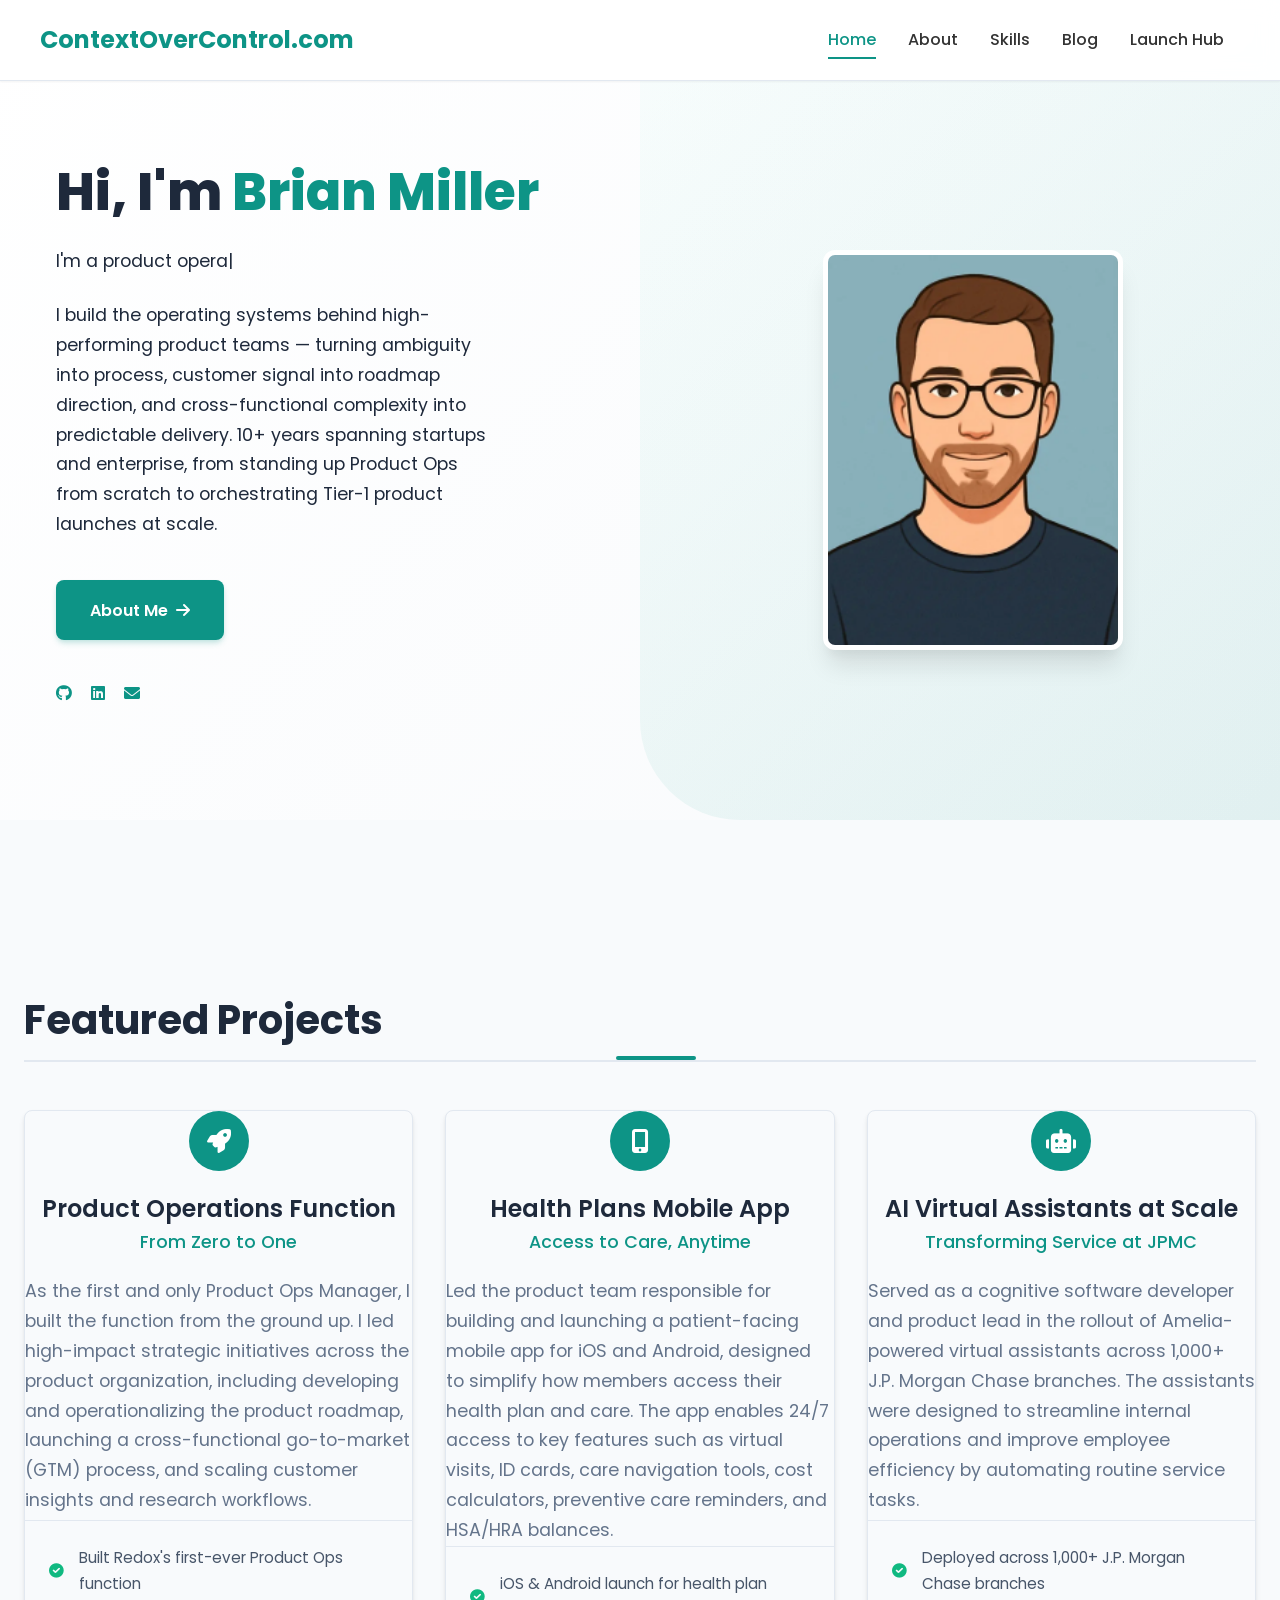
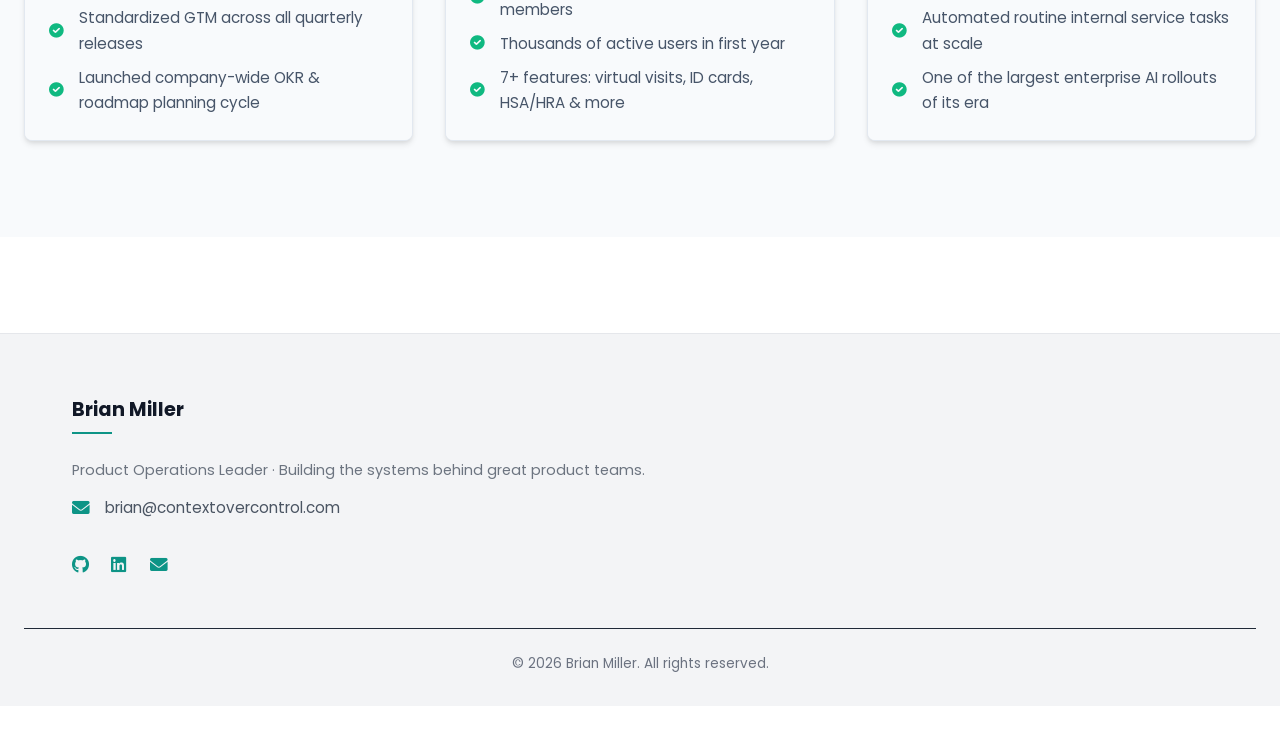
<file: index.html>
<!DOCTYPE html>
<html lang="en">
<head>
    <meta charset="UTF-8">
    <meta name="viewport" content="width=device-width, initial-scale=1.0">
    <title>Brian Miller | Product Leader</title>
    <link rel="icon" type="image/svg+xml" href="favicon.svg">

    <meta name="description" content="Brian Miller - Strategic Product Operations leader with expertise in aligning cross-functional teams and driving product strategy in startup and enterprise environments.">
    <link rel="preconnect" href="https://fonts.googleapis.com">
    <link rel="preconnect" href="https://fonts.gstatic.com" crossorigin>
    <link href="https://fonts.googleapis.com/css2?family=Poppins:wght@300;400;500;600;700&display=swap" rel="stylesheet">
    <link rel="stylesheet" href="https://cdnjs.cloudflare.com/ajax/libs/font-awesome/6.0.0-beta3/css/all.min.css">
    <link rel="stylesheet" href="css/styles.css">
</head>
<body>
    <!-- Header -->
    <header class="header">
        <div class="container">
            <nav class="nav">
                <a href="index.html" class="logo">ContextOverControl.com</a>
                <ul class="nav-links">
                    <li><a href="index.html" class="active">Home</a></li>
                    <li><a href="about.html">About</a></li>
                    <li><a href="skills.html">Skills</a></li>
                    <li><a href="blog.html">Blog</a></li>
                    <li><a href="launch-hub/" target="_blank" rel="noopener noreferrer">Launch Hub</a></li>
                </ul>
                <div class="nav-actions">
                    <button class="hamburger" aria-label="Menu" aria-expanded="false">
                        <span></span>
                        <span></span>
                        <span></span>
                    </button>
                </div>
            </nav>
        </div>
        <div class="nav-overlay"></div>
    </header>

    <!-- Hero Section -->
    <section class="hero" style="min-height: calc(100vh - 80px);">
        <div class="container">
            <div class="hero-content">
                <div class="hero-text">
                    <h1>Hi, I'm <span class="highlight">Brian Miller</span></h1>
                    <div class="typing-text">
                        <p>I'm <span id="typing"></span><span class="cursor">|</span></p>
                    </div>
                    <p class="hero-description">I build the operating systems behind high-performing product teams — turning ambiguity into process, customer signal into roadmap direction, and cross-functional complexity into predictable delivery. 10+ years spanning startups and enterprise, from standing up Product Ops from scratch to orchestrating Tier-1 product launches at scale.</p>
                    <div class="hero-buttons">
                        <a href="skills.html" class="btn-about">
                            About Me
                            <i class="fas fa-arrow-right"></i>
                        </a>
                    </div>
                    <div class="social-links">
                        <a href="https://github.com/brian-miller-r" target="_blank" rel="noopener noreferrer" aria-label="GitHub"><i class="fab fa-github"></i></a>
                        <a href="https://www.linkedin.com/in/bjosephmiller/" target="_blank" rel="noopener noreferrer" aria-label="LinkedIn"><i class="fab fa-linkedin"></i></a>
                        <a href="mailto:brian@contextovercontrol.com" aria-label="Email"><i class="fas fa-envelope"></i></a>
                    </div>
                </div>
                <div class="hero-image">
                    <div class="avatar-container floating">
                        <img src="images/brian-miller.png" alt="Brian Miller" class="avatar">
                    </div>
                </div>
            </div>
        </div>
    </section>

    <!-- Projects Section -->
    <section class="projects" id="projects">
        <div class="container">
            <h2 class="section-title">Featured Projects</h2>
            
            <div class="projects-grid">
                <!-- Project 1 -->
                <div class="project-card">
                    <div class="project-icon">
                        <i class="fas fa-rocket"></i>
                    </div>
                    <h3>Product Operations Function</h3>
                    <h4>From Zero to One</h4>
                    <p>As the first and only Product Ops Manager, I built the function from the ground up. I led high-impact strategic initiatives across the product organization, including developing and operationalizing the product roadmap, launching a cross-functional go-to-market (GTM) process, and scaling customer insights and research workflows.</p>
                    <div class="project-impact">
                        <span><i class="fas fa-check-circle"></i> Built Redox's first-ever Product Ops function</span>
                        <span><i class="fas fa-check-circle"></i> Standardized GTM across all quarterly releases</span>
                        <span><i class="fas fa-check-circle"></i> Launched company-wide OKR & roadmap planning cycle</span>
                    </div>
                </div>

                <!-- Project 2 -->
                <div class="project-card">
                    <div class="project-icon">
                        <i class="fas fa-mobile-alt"></i>
                    </div>
                    <h3>Health Plans Mobile App</h3>
                    <h4>Access to Care, Anytime</h4>
                    <p>Led the product team responsible for building and launching a patient-facing mobile app for iOS and Android, designed to simplify how members access their health plan and care. The app enables 24/7 access to key features such as virtual visits, ID cards, care navigation tools, cost calculators, preventive care reminders, and HSA/HRA balances.</p>
                    <div class="project-impact">
                        <span><i class="fas fa-check-circle"></i> iOS & Android launch for health plan members</span>
                        <span><i class="fas fa-check-circle"></i> Thousands of active users in first year</span>
                        <span><i class="fas fa-check-circle"></i> 7+ features: virtual visits, ID cards, HSA/HRA & more</span>
                    </div>
                </div>

                <!-- Project 3 -->
                <div class="project-card">
                    <div class="project-icon">
                        <i class="fas fa-robot"></i>
                    </div>
                    <h3>AI Virtual Assistants at Scale</h3>
                    <h4>Transforming Service at JPMC</h4>
                    <p>Served as a cognitive software developer and product lead in the rollout of Amelia-powered virtual assistants across 1,000+ J.P. Morgan Chase branches. The assistants were designed to streamline internal operations and improve employee efficiency by automating routine service tasks.</p>
                    <div class="project-impact">
                        <span><i class="fas fa-check-circle"></i> Deployed across 1,000+ J.P. Morgan Chase branches</span>
                        <span><i class="fas fa-check-circle"></i> Automated routine internal service tasks at scale</span>
                        <span><i class="fas fa-check-circle"></i> One of the largest enterprise AI rollouts of its era</span>
                    </div>
                </div>

            </div>
        </div>
    </section>

    <!-- Footer -->
    <footer class="footer">
        <div class="container">
            <div class="footer-content">
                <div class="footer-contact">
                    <h4>Brian Miller</h4>
                    <p style="font-size:0.9rem;opacity:0.8;margin-bottom:0.75rem;">Product Operations Leader &middot; Building the systems behind great product teams.</p>
                    <p><i class="fas fa-envelope"></i> brian@contextovercontrol.com</p>
                    <div class="social-links">
                        <a href="https://github.com/brian-miller-r" target="_blank" rel="noopener noreferrer" aria-label="GitHub"><i class="fab fa-github"></i></a>
                        <a href="https://www.linkedin.com/in/bjosephmiller/" target="_blank" rel="noopener noreferrer" aria-label="LinkedIn"><i class="fab fa-linkedin"></i></a>
                        <a href="mailto:brian@contextovercontrol.com" aria-label="Email"><i class="fas fa-envelope"></i></a>
                    </div>
                </div>
            </div>
            <div class="footer-bottom">
                <p>&copy; <span id="current-year"></span> Brian Miller. All rights reserved.</p>
            </div>
        </div>
    </footer>

    <!-- Back to Top Button -->
    <button id="back-to-top" aria-label="Back to top">
        <i class="fas fa-arrow-up"></i>
    </button>

    <!-- Main JavaScript -->
    <script src="js/main.js"></script>
</body>
</html>
</file>
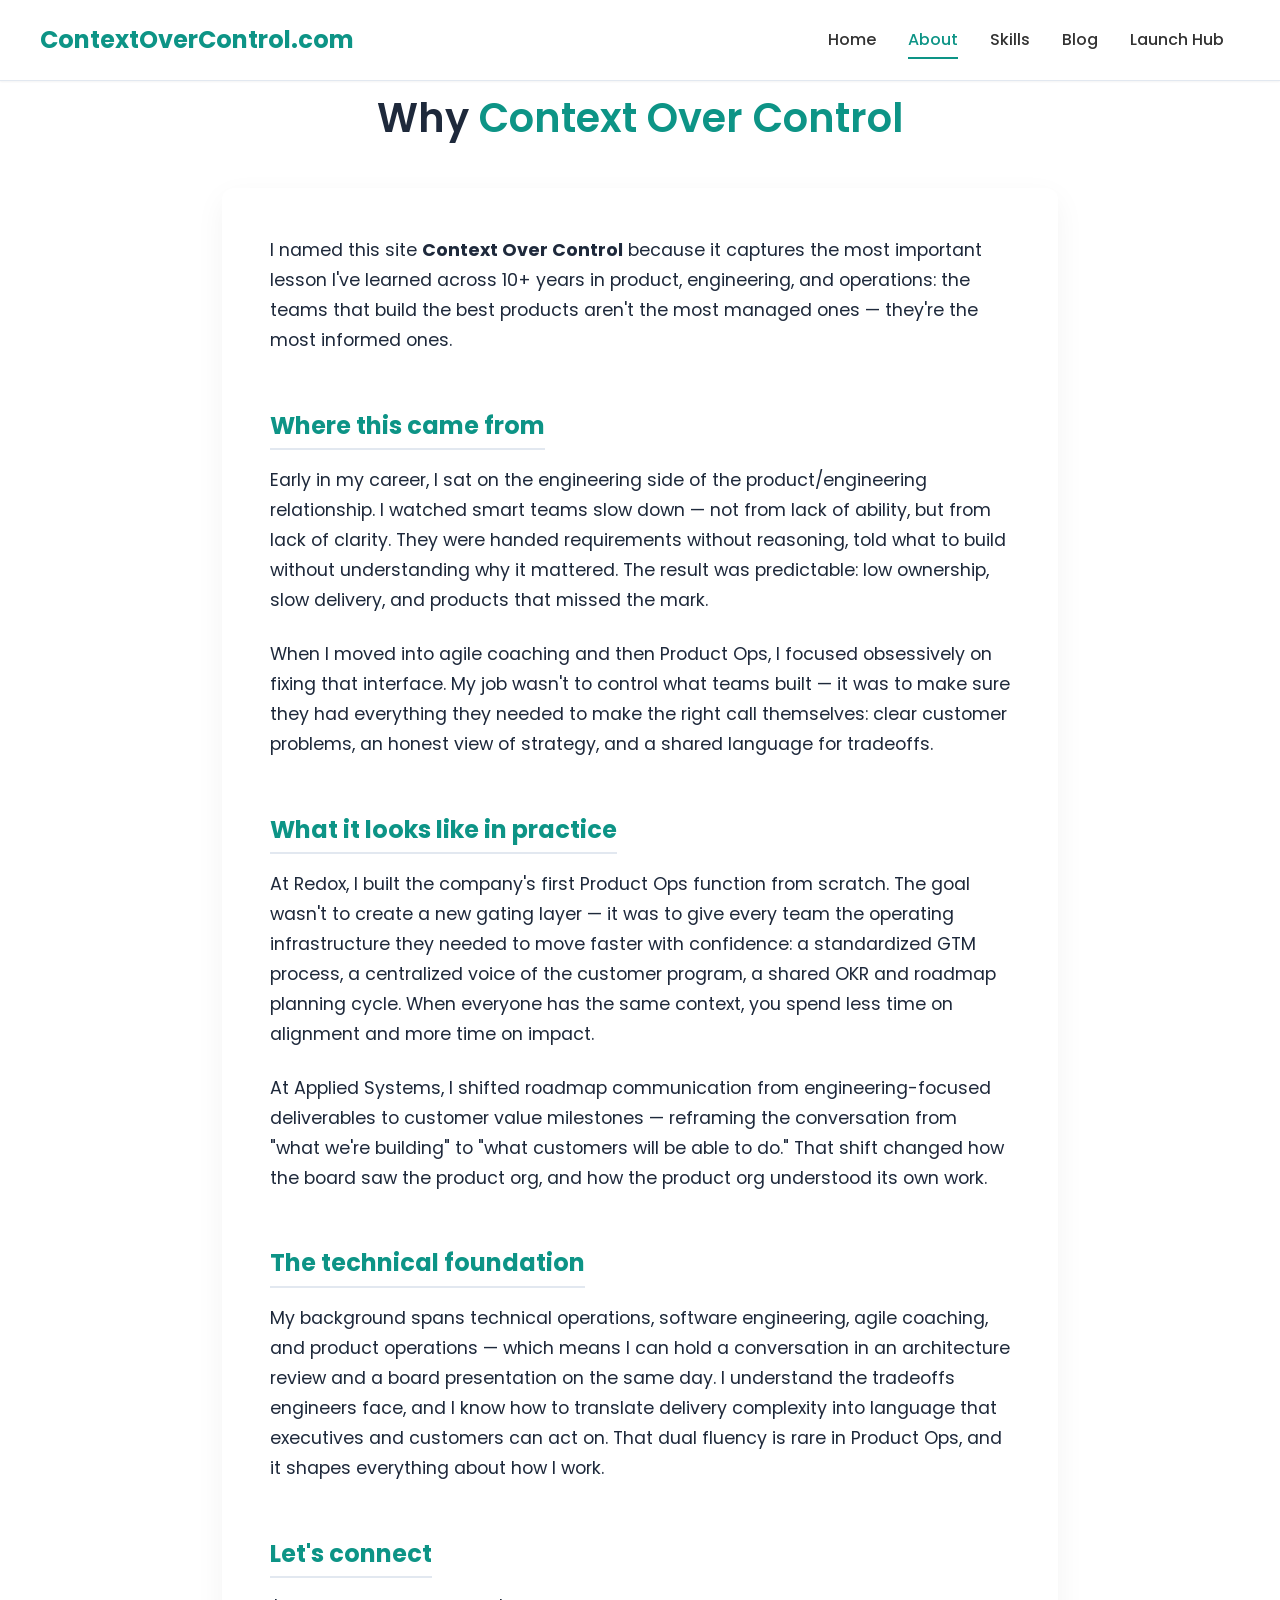
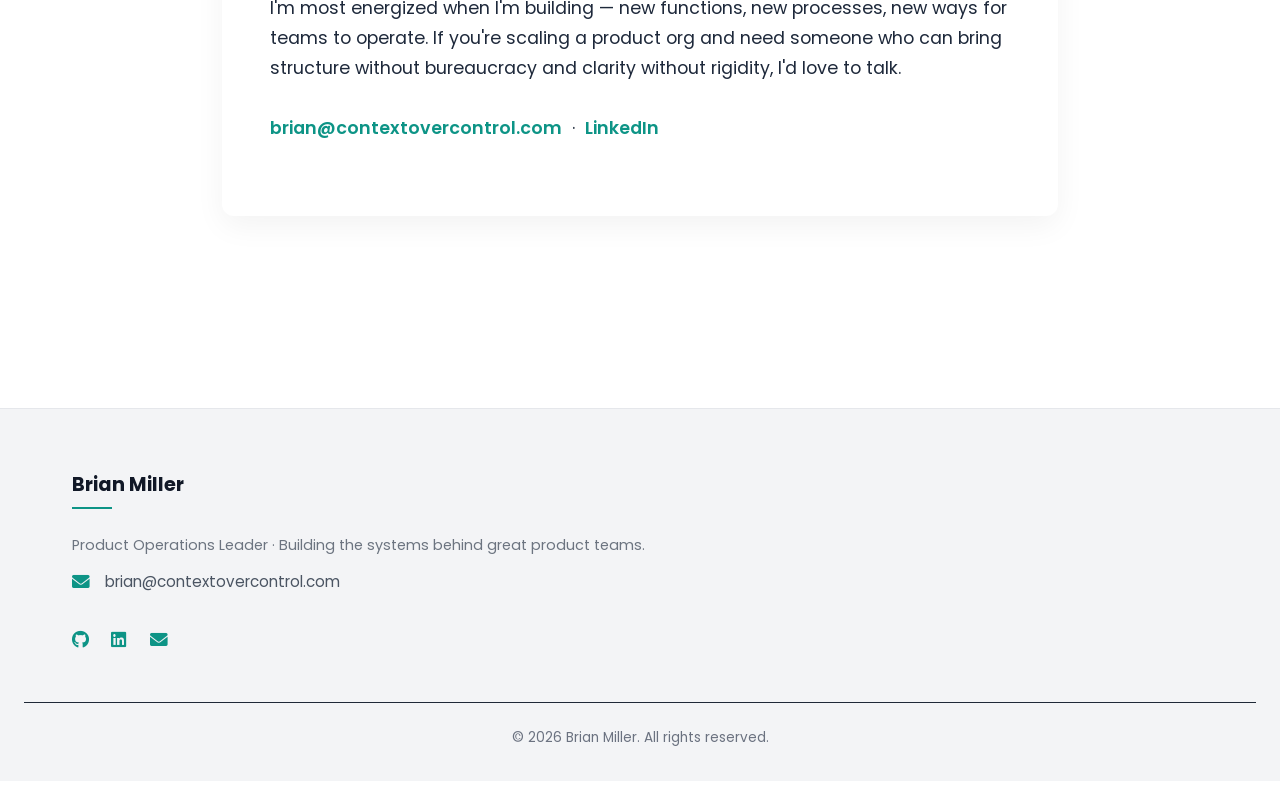
<file: about.html>
<!DOCTYPE html>
<html lang="en">
<head>
    <meta charset="UTF-8">
    <meta name="viewport" content="width=device-width, initial-scale=1.0">
    <title>About - Context Over Control</title>
    <link rel="icon" type="image/svg+xml" href="favicon.svg">

    <link rel="stylesheet" href="css/styles.css">
    <link rel="preconnect" href="https://fonts.googleapis.com">
    <link rel="preconnect" href="https://fonts.gstatic.com" crossorigin>
    <link href="https://fonts.googleapis.com/css2?family=Poppins:wght@300;400;500;600;700&display=swap" rel="stylesheet">
    <link rel="stylesheet" href="https://cdnjs.cloudflare.com/ajax/libs/font-awesome/6.0.0-beta3/css/all.min.css">
    <style>
        .philosophy-section {
            max-width: 900px;
            margin: 0 auto;
            padding: 6rem 2rem;
        }
        .philosophy-title {
            text-align: center;
            font-size: 2.5rem;
            margin-bottom: 3rem;
            color: var(--text-color);
            position: relative;
            display: inline-block;
            left: 50%;
            transform: translateX(-50%);
            font-family: 'Poppins', sans-serif;
            font-weight: 600;
        }
        .philosophy-title span {
            color: var(--primary-color);
        }
        .philosophy-content {
            background: white;
            padding: 3rem;
            border-radius: 12px;
            box-shadow: 0 10px 30px rgba(0, 0, 0, 0.05);
            line-height: 1.8;
            color: var(--text-color);
        }
        .philosophy-content h2 {
            color: var(--primary-color);
            margin: 2rem 0 1rem;
            font-size: 1.5rem;
        }
        .philosophy-content p {
            margin-bottom: 1.5rem;
            font-size: 1.1rem;
            line-height: 1.7;
        }
        @media (max-width: 768px) {
            .philosophy-section {
                padding: 4rem 1rem;
            }
            .philosophy-content {
                padding: 2rem;
            }
        }
    </style>
</head>
<body>
    <!-- Header -->
    <header class="header">
        <div class="container">
            <nav class="nav">
                <a href="index.html" class="logo">ContextOverControl.com</a>
                <ul class="nav-links">
                    <li><a href="index.html">Home</a></li>
                    <li><a href="about.html" class="active">About</a></li>
                    <li><a href="skills.html">Skills</a></li>
                    <li><a href="blog.html">Blog</a></li>
                    <li><a href="launch-hub/" target="_blank" rel="noopener noreferrer">Launch Hub</a></li>
                </ul>
                <div class="nav-actions">
                    <button class="hamburger" aria-label="Menu" aria-expanded="false">
                        <span></span>
                        <span></span>
                        <span></span>
                    </button>
                </div>
            </nav>
        </div>
        <div class="nav-overlay"></div>
    </header>

    <!-- Philosophy Section -->
    <section class="philosophy-section">
        <h1 class="philosophy-title">Why <span>Context Over Control</span></h1>
        <div class="philosophy-content">
            <p>I named this site <strong>Context Over Control</strong> because it captures the most important lesson I've learned across 10+ years in product, engineering, and operations: the teams that build the best products aren't the most managed ones — they're the most informed ones.</p>

            <h2>Where this came from</h2>
            <p>Early in my career, I sat on the engineering side of the product/engineering relationship. I watched smart teams slow down — not from lack of ability, but from lack of clarity. They were handed requirements without reasoning, told what to build without understanding why it mattered. The result was predictable: low ownership, slow delivery, and products that missed the mark.</p>
            <p>When I moved into agile coaching and then Product Ops, I focused obsessively on fixing that interface. My job wasn't to control what teams built — it was to make sure they had everything they needed to make the right call themselves: clear customer problems, an honest view of strategy, and a shared language for tradeoffs.</p>

            <h2>What it looks like in practice</h2>
            <p>At Redox, I built the company's first Product Ops function from scratch. The goal wasn't to create a new gating layer — it was to give every team the operating infrastructure they needed to move faster with confidence: a standardized GTM process, a centralized voice of the customer program, a shared OKR and roadmap planning cycle. When everyone has the same context, you spend less time on alignment and more time on impact.</p>
            <p>At Applied Systems, I shifted roadmap communication from engineering-focused deliverables to customer value milestones — reframing the conversation from "what we're building" to "what customers will be able to do." That shift changed how the board saw the product org, and how the product org understood its own work.</p>

            <h2>The technical foundation</h2>
            <p>My background spans technical operations, software engineering, agile coaching, and product operations — which means I can hold a conversation in an architecture review and a board presentation on the same day. I understand the tradeoffs engineers face, and I know how to translate delivery complexity into language that executives and customers can act on. That dual fluency is rare in Product Ops, and it shapes everything about how I work.</p>

            <h2>Let's connect</h2>
            <p>I'm most energized when I'm building — new functions, new processes, new ways for teams to operate. If you're scaling a product org and need someone who can bring structure without bureaucracy and clarity without rigidity, I'd love to talk.<br><br>
            <a href="mailto:brian@contextovercontrol.com" style="color: var(--primary-color); font-weight: 600;">brian@contextovercontrol.com</a> &nbsp;·&nbsp;
            <a href="https://www.linkedin.com/in/bjosephmiller/" target="_blank" rel="noopener noreferrer" style="color: var(--primary-color); font-weight: 600;">LinkedIn</a></p>
        </div>
    </section>


    <!-- Footer -->
    <footer class="footer">
        <div class="container">
            <div class="footer-content">
                <div class="footer-contact">
                    <h4>Brian Miller</h4>
                    <p style="font-size:0.9rem;opacity:0.8;margin-bottom:0.75rem;">Product Operations Leader &middot; Building the systems behind great product teams.</p>
                    <p><i class="fas fa-envelope"></i> brian@contextovercontrol.com</p>
                    <div class="social-links">
                        <a href="https://github.com/brian-miller-r" target="_blank" rel="noopener noreferrer" aria-label="GitHub"><i class="fab fa-github"></i></a>
                        <a href="https://www.linkedin.com/in/bjosephmiller/" target="_blank" rel="noopener noreferrer" aria-label="LinkedIn"><i class="fab fa-linkedin"></i></a>
                        <a href="mailto:brian@contextovercontrol.com" aria-label="Email"><i class="fas fa-envelope"></i></a>
                    </div>
                </div>
            </div>
            <div class="footer-bottom">
                <p>&copy; <span id="current-year"></span> Brian Miller. All rights reserved.</p>
            </div>
        </div>
    </footer>

    <!-- Back to Top Button -->
    <button id="back-to-top" aria-label="Back to top">
        <i class="fas fa-arrow-up"></i>
    </button>

    <!-- Main JavaScript -->
    <script src="js/main.js"></script>
</body>
</html>
</file>
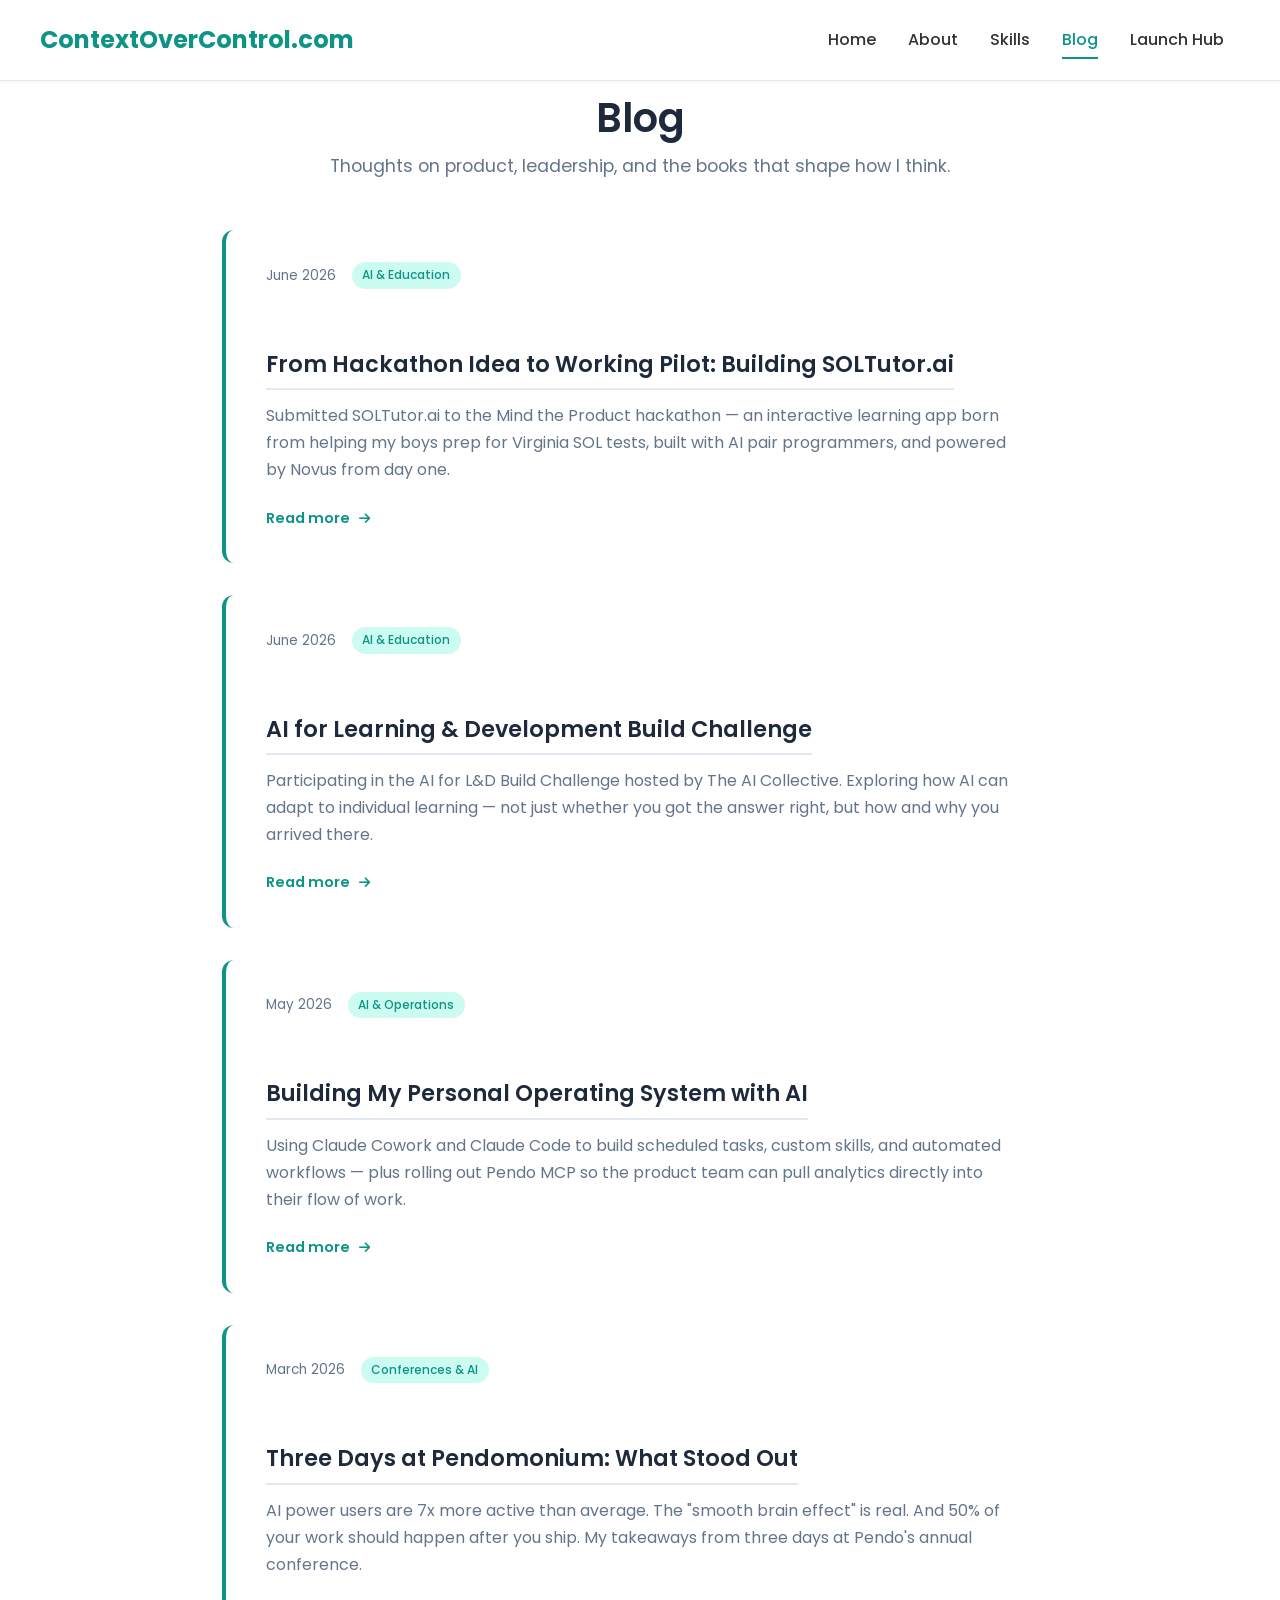
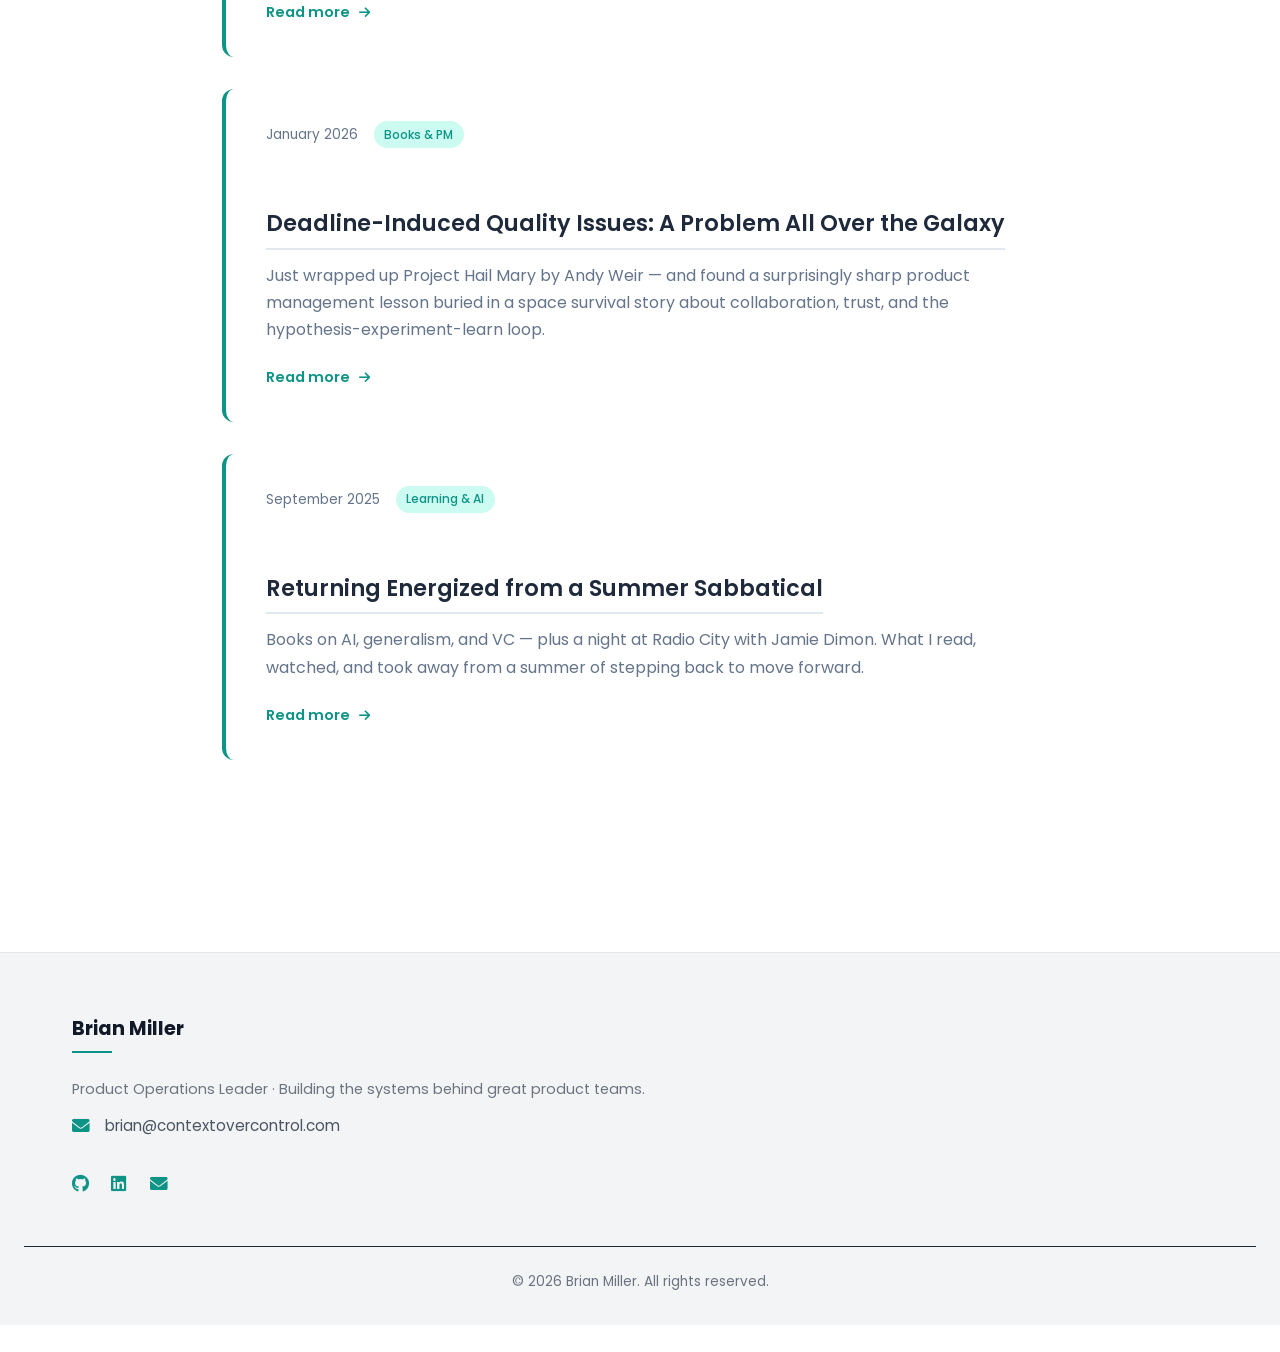
<file: blog.html>
<!DOCTYPE html>
<html lang="en">
<head>
    <meta charset="UTF-8">
    <meta name="viewport" content="width=device-width, initial-scale=1.0">
    <title>Blog - Brian Miller</title>
    <link rel="icon" type="image/svg+xml" href="favicon.svg">

    <link rel="stylesheet" href="css/styles.css">
    <link rel="preconnect" href="https://fonts.googleapis.com">
    <link rel="preconnect" href="https://fonts.gstatic.com" crossorigin>
    <link href="https://fonts.googleapis.com/css2?family=Poppins:wght@300;400;500;600;700&display=swap" rel="stylesheet">
    <link rel="stylesheet" href="https://cdnjs.cloudflare.com/ajax/libs/font-awesome/6.0.0-beta3/css/all.min.css">
    <style>
        .blog-section {
            max-width: 900px;
            margin: 0 auto;
            padding: 6rem 2rem;
        }

        .blog-title {
            text-align: center;
            font-size: 2.5rem;
            margin-bottom: 0.75rem;
            color: var(--text-color);
            font-family: 'Poppins', sans-serif;
            font-weight: 600;
        }

        .blog-subtitle {
            text-align: center;
            font-size: 1.1rem;
            color: var(--text-light);
            margin-bottom: 3rem;
        }

        .blog-list {
            display: flex;
            flex-direction: column;
            gap: 2rem;
        }

        .blog-card {
            background: var(--white);
            border-radius: 12px;
            padding: 2rem 2.5rem;
            box-shadow: var(--card-shadow);
            transition: transform 0.2s ease, box-shadow 0.2s ease;
            text-decoration: none;
            color: inherit;
            display: block;
            border-left: 4px solid var(--primary-color);
        }

        .blog-card:hover {
            transform: translateY(-3px);
            box-shadow: 0 10px 25px -5px rgba(0, 0, 0, 0.1);
        }

        .blog-card-meta {
            display: flex;
            align-items: center;
            gap: 1rem;
            margin-bottom: 0.75rem;
        }

        .blog-card-date {
            font-size: 0.85rem;
            color: var(--text-light);
        }

        .blog-card-tag {
            font-size: 0.75rem;
            background: var(--primary-light);
            color: var(--primary-color);
            padding: 0.2rem 0.65rem;
            border-radius: 20px;
            font-weight: 500;
        }

        .blog-card h2 {
            font-size: 1.4rem;
            font-weight: 600;
            color: var(--text-color);
            margin-bottom: 0.75rem;
            line-height: 1.4;
        }

        .blog-card p {
            font-size: 1rem;
            color: var(--text-light);
            line-height: 1.7;
            margin-bottom: 1.25rem;
        }

        .blog-read-more {
            font-size: 0.9rem;
            font-weight: 600;
            color: var(--primary-color);
        }

        .blog-read-more i {
            margin-left: 0.35rem;
            font-size: 0.8rem;
        }

        @media (max-width: 768px) {
            .blog-section {
                padding: 4rem 1rem;
            }
            .blog-card {
                padding: 1.5rem;
            }
        }
    </style>
</head>
<body>
    <!-- Header -->
    <header class="header">
        <div class="container">
            <nav class="nav">
                <a href="index.html" class="logo">ContextOverControl.com</a>
                <ul class="nav-links">
                    <li><a href="index.html">Home</a></li>
                    <li><a href="about.html">About</a></li>
                    <li><a href="skills.html">Skills</a></li>
                    <li><a href="blog.html" class="active">Blog</a></li>
                    <li><a href="launch-hub/" target="_blank" rel="noopener noreferrer">Launch Hub</a></li>
                </ul>
                <div class="nav-actions">
                    <button class="hamburger" aria-label="Menu" aria-expanded="false">
                        <span></span>
                        <span></span>
                        <span></span>
                    </button>
                </div>
            </nav>
        </div>
        <div class="nav-overlay"></div>
    </header>

    <!-- Blog Section -->
    <section class="blog-section">
        <h1 class="blog-title">Blog</h1>
        <p class="blog-subtitle">Thoughts on product, leadership, and the books that shape how I think.</p>

        <div class="blog-list">

            <a href="blog/soltutor.html" class="blog-card">
                <div class="blog-card-meta">
                    <span class="blog-card-date">June 2026</span>
                    <span class="blog-card-tag">AI &amp; Education</span>
                </div>
                <h2>From Hackathon Idea to Working Pilot: Building SOLTutor.ai</h2>
                <p>Submitted SOLTutor.ai to the Mind the Product hackathon &mdash; an interactive learning app born from helping my boys prep for Virginia SOL tests, built with AI pair programmers, and powered by Novus from day one.</p>
                <span class="blog-read-more">Read more <i class="fas fa-arrow-right"></i></span>
            </a>

            <a href="blog/ai-learning-challenge.html" class="blog-card">
                <div class="blog-card-meta">
                    <span class="blog-card-date">June 2026</span>
                    <span class="blog-card-tag">AI &amp; Education</span>
                </div>
                <h2>AI for Learning &amp; Development Build Challenge</h2>
                <p>Participating in the AI for L&amp;D Build Challenge hosted by The AI Collective. Exploring how AI can adapt to individual learning — not just whether you got the answer right, but how and why you arrived there.</p>
                <span class="blog-read-more">Read more <i class="fas fa-arrow-right"></i></span>
            </a>

            <a href="blog/building-with-ai.html" class="blog-card">
                <div class="blog-card-meta">
                    <span class="blog-card-date">May 2026</span>
                    <span class="blog-card-tag">AI &amp; Operations</span>
                </div>
                <h2>Building My Personal Operating System with AI</h2>
                <p>Using Claude Cowork and Claude Code to build scheduled tasks, custom skills, and automated workflows — plus rolling out Pendo MCP so the product team can pull analytics directly into their flow of work.</p>
                <span class="blog-read-more">Read more <i class="fas fa-arrow-right"></i></span>
            </a>

            <a href="blog/pendomonium.html" class="blog-card">
                <div class="blog-card-meta">
                    <span class="blog-card-date">March 2026</span>
                    <span class="blog-card-tag">Conferences &amp; AI</span>
                </div>
                <h2>Three Days at Pendomonium: What Stood Out</h2>
                <p>AI power users are 7x more active than average. The "smooth brain effect" is real. And 50% of your work should happen after you ship. My takeaways from three days at Pendo's annual conference.</p>
                <span class="blog-read-more">Read more <i class="fas fa-arrow-right"></i></span>
            </a>

            <a href="blog/project-hail-mary.html" class="blog-card">
                <div class="blog-card-meta">
                    <span class="blog-card-date">January 2026</span>
                    <span class="blog-card-tag">Books &amp; PM</span>
                </div>
                <h2>Deadline-Induced Quality Issues: A Problem All Over the Galaxy</h2>
                <p>Just wrapped up Project Hail Mary by Andy Weir — and found a surprisingly sharp product management lesson buried in a space survival story about collaboration, trust, and the hypothesis-experiment-learn loop.</p>
                <span class="blog-read-more">Read more <i class="fas fa-arrow-right"></i></span>
            </a>

            <a href="blog/sabbatical.html" class="blog-card">
                <div class="blog-card-meta">
                    <span class="blog-card-date">September 2025</span>
                    <span class="blog-card-tag">Learning &amp; AI</span>
                </div>
                <h2>Returning Energized from a Summer Sabbatical</h2>
                <p>Books on AI, generalism, and VC — plus a night at Radio City with Jamie Dimon. What I read, watched, and took away from a summer of stepping back to move forward.</p>
                <span class="blog-read-more">Read more <i class="fas fa-arrow-right"></i></span>
            </a>

        </div>
    </section>

    <!-- Footer -->
    <footer class="footer">
        <div class="container">
            <div class="footer-content">
                <div class="footer-contact">
                    <h4>Brian Miller</h4>
                    <p style="font-size:0.9rem;opacity:0.8;margin-bottom:0.75rem;">Product Operations Leader &middot; Building the systems behind great product teams.</p>
                    <p><i class="fas fa-envelope"></i> brian@contextovercontrol.com</p>
                    <div class="social-links">
                        <a href="https://github.com/brian-miller-r" target="_blank" rel="noopener noreferrer" aria-label="GitHub"><i class="fab fa-github"></i></a>
                        <a href="https://www.linkedin.com/in/bjosephmiller/" target="_blank" rel="noopener noreferrer" aria-label="LinkedIn"><i class="fab fa-linkedin"></i></a>
                        <a href="mailto:brian@contextovercontrol.com" aria-label="Email"><i class="fas fa-envelope"></i></a>
                    </div>
                </div>
            </div>
            <div class="footer-bottom">
                <p>&copy; <span id="current-year"></span> Brian Miller. All rights reserved.</p>
            </div>
        </div>
    </footer>

    <!-- Back to Top Button -->
    <button id="back-to-top" aria-label="Back to top">
        <i class="fas fa-arrow-up"></i>
    </button>

    <script src="js/main.js"></script>
</body>
</html>
</file>
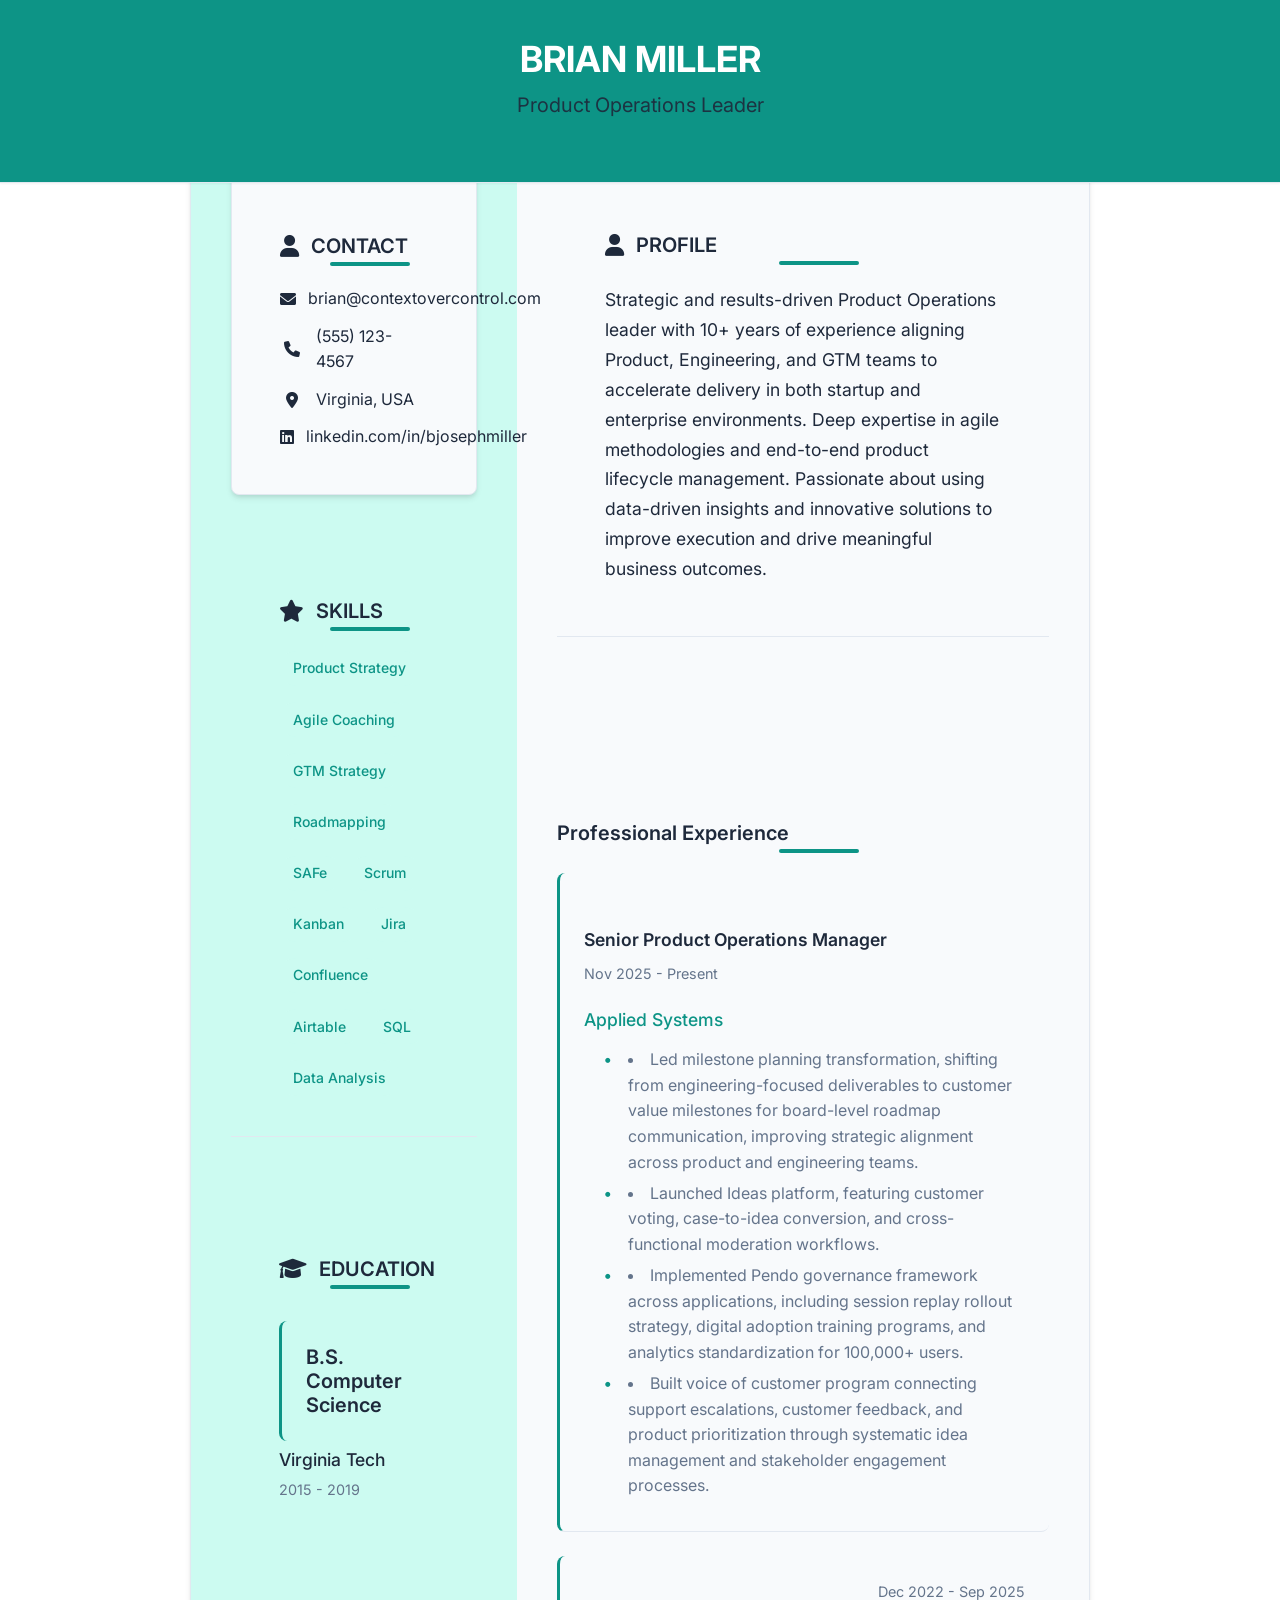
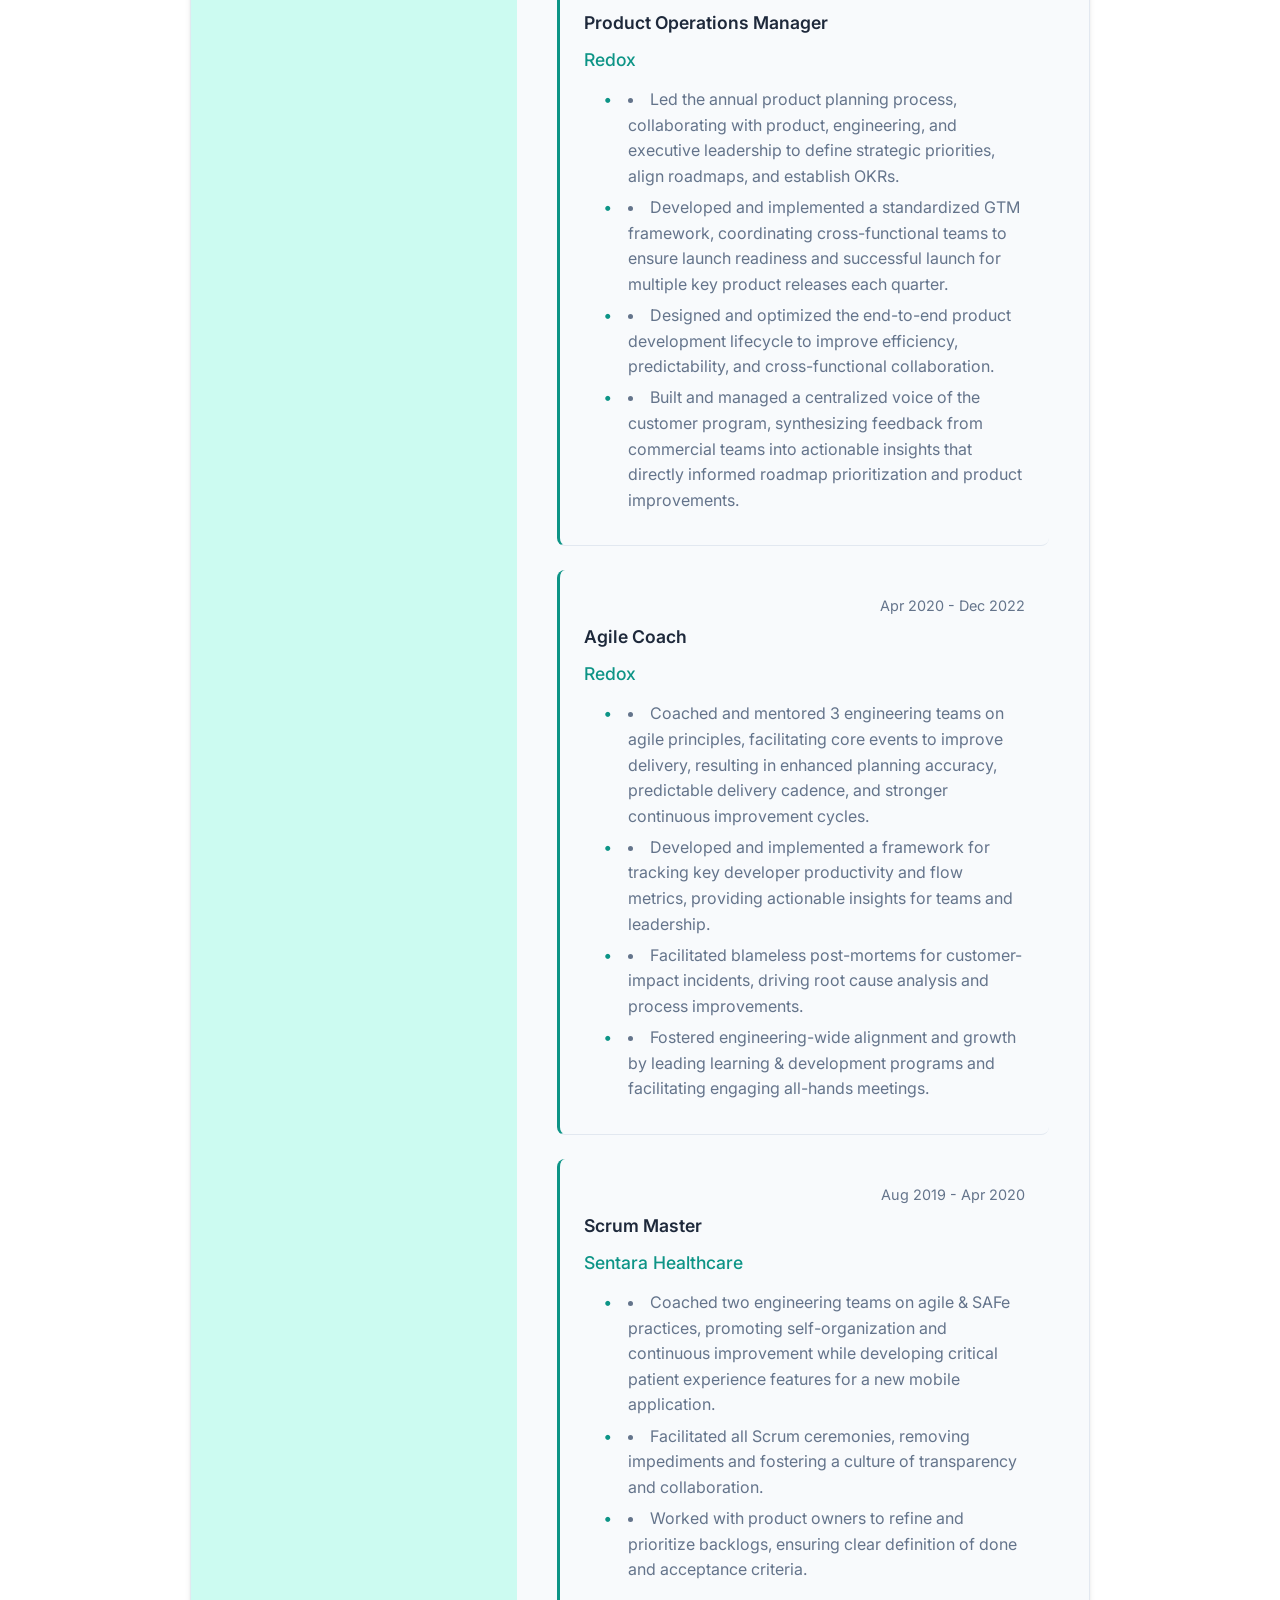
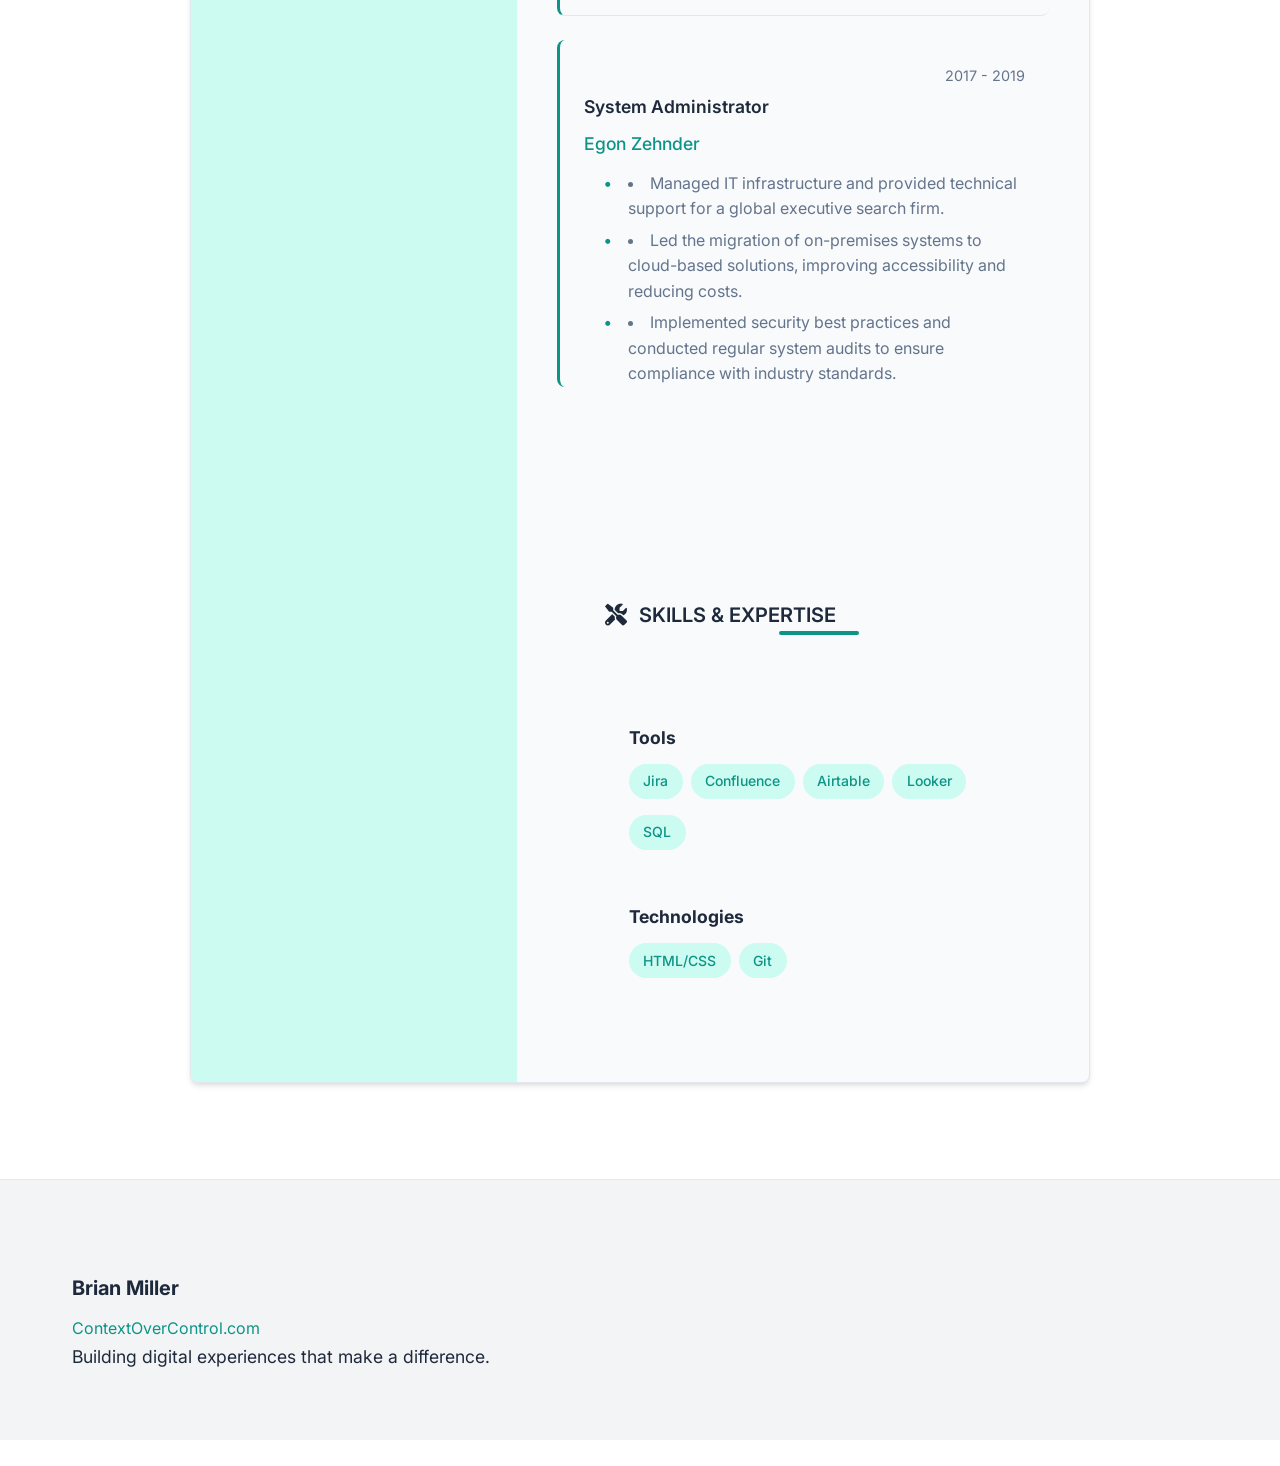
<file: resume.html>
<!DOCTYPE html>
<html lang="en">
<head>
    <meta charset="UTF-8">
    <meta name="viewport" content="width=device-width, initial-scale=1.0">
    <title>Brian Miller - Resume</title>
    <link rel="stylesheet" href="css/styles.css">
    <link rel="stylesheet" href="https://cdnjs.cloudflare.com/ajax/libs/font-awesome/6.0.0/css/all.min.css">
    <link href="https://fonts.googleapis.com/css2?family=Inter:wght@300;400;500;600;700&display=swap" rel="stylesheet">
    <style>
        body {
            font-family: 'Inter', sans-serif;
            line-height: 1.6;
            -webkit-font-smoothing: antialiased;
            padding-top: var(--header-height);
            min-height: 100vh;
            background: var(--bg-color);
            color: var(--text-color);
        }
        
        .resume {
            max-width: 900px;
            margin: 2rem auto;
            background: var(--bg-secondary);
            border: 1px solid var(--border-color);
            box-shadow: var(--shadow);
            border-radius: var(--border-radius);
            overflow: hidden;
        }
        
        .resume-header {
            padding: 2.5rem 3rem;
            background: var(--primary-color);
            color: white;
            text-align: center;
        }
        
        .section {
            padding: 2rem 3rem;
            border-bottom: 1px solid var(--border-color);
        }
        
        .section:last-child {
            border-bottom: none;
        }
        
        .resume-header h1 {
            font-size: 2.25rem;
            font-weight: 700;
            margin-bottom: 0.5rem;
        }
        
        .resume-header p {
            font-size: 1.25rem;
            opacity: 0.9;
            font-weight: 400;
        }
        
        .resume-content {
            display: flex;
            flex-wrap: wrap;
        }
        
        .sidebar {
            flex: 1;
            min-width: 280px;
            padding: 2.5rem;
            background: var(--primary-light);
            border-right: 1px solid var(--border);
        }
        
        .main-content {
            flex: 2;
            padding: 2.5rem;
        }
        
        .section {
            margin-bottom: 2.5rem;
        }
        
        .section:last-child {
            margin-bottom: 0;
        }
        
        .section-title {
            font-size: 1.25rem;
            font-weight: 600;
            color: var(--primary);
            margin-bottom: 1.25rem;
            padding-bottom: 0.5rem;
            border-bottom: 2px solid var(--border);
            display: flex;
            align-items: center;
        }
        
        .section-title i {
            margin-right: 0.75rem;
            font-size: 1.1em;
        }
        
        .contact-info {
            margin-bottom: 1.5rem;
        }
        
        .contact-item {
            display: flex;
            align-items: center;
            margin-bottom: 0.75rem;
            color: var(--text);
            text-decoration: none;
            transition: color 0.2s;
        }
        
        .contact-item:hover {
            color: var(--primary);
        }
        
        .contact-item i {
            width: 24px;
            color: var(--primary);
            margin-right: 0.75rem;
            text-align: center;
        }
        
        .skills-list {
            display: flex;
            flex-wrap: wrap;
            gap: 0.5rem;
            margin-top: 1rem;
        }
        
        .skills-category {
            margin-bottom: 1.5rem;
        }
        
        .skills-category h4 {
            color: var(--text-color);
            margin-bottom: 0.75rem;
            font-size: 1.1rem;
        }
        
        .skill-tag {
            background: var(--primary-light);
            color: var(--primary-color);
            padding: 0.4rem 0.9rem;
            border-radius: 9999px;
            font-size: 0.875rem;
            font-weight: 500;
            display: inline-block;
            transition: all 0.2s ease;
            border: 1px solid var(--border);
            margin-bottom: 0.5rem;
        }
        
        .skill-tag:hover {
            transform: translateY(-2px);
            box-shadow: 0 2px 8px rgba(0, 0, 0, 0.1);
        }
        
        .job {
            margin-bottom: 2rem;
        }
        
        .job:last-child {
            margin-bottom: 0;
        }
        
        .job-header {
            display: flex;
            justify-content: space-between;
            margin-bottom: 0.5rem;
        }
        
        .job-title {
            font-size: 1.1rem;
            font-weight: 600;
            color: var(--text-color);
            margin-bottom: 0.25rem;
        }
        
        .company {
            color: var(--primary-color);
            font-weight: 500;
            margin-bottom: 0.5rem;
            display: block;
        }
        
        .job-duration, .education-duration {
            color: var(--text-light);
            font-size: 0.9rem;
            margin-bottom: 0.75rem;
            display: block;
        }
        
        .job-description {
            margin-top: 0.75rem;
            color: var(--text-light);
            line-height: 1.6;
        }
        
        .job-description ul {
            padding-left: 1.25rem;
            margin: 0.5rem 0;
        }
        
        .job-description li {
            margin-bottom: 0.35rem;
            color: var(--text-light);
        }
        
        .education-item {
            margin-bottom: 1.5rem;
        }
        
        .education-item:last-child {
            margin-bottom: 0;
        }
        
        .degree {
            font-weight: 600;
            margin-bottom: 0.25rem;
        }
        
        .school {
            color: var(--text);
            margin-bottom: 0.25rem;
        }
        
        .education-description {
            margin-top: 0.75rem;
            color: var(--text-light);
            line-height: 1.6;
        }
        
        .education-description ul {
            padding-left: 1.25rem;
            margin: 0.5rem 0;
        }
        
        .education-description li {
            margin-bottom: 0.35rem;
            color: var(--text-light);
        }
        
        .job, .education-item {
            margin-bottom: 1.5rem;
            padding-bottom: 1.5rem;
            border-bottom: 1px solid var(--border-color);
        }
        
        .job:last-child, .education-item:last-child {
            border-bottom: none;
            margin-bottom: 0;
            padding-bottom: 0;
        }
        
        @media (max-width: 768px) {
            .resume {
                margin: 1rem;
                border-radius: 0.5rem;
            }
            
            .resume-header {
                padding: 2rem 1.5rem;
            }
            
            .section {
                padding: 1.5rem;
            }
            
            .job, .education-item {
                padding: 1.25rem 0;
                margin-bottom: 1.25rem;
            }
        }
    </style>

</head>
<body>
    <!-- Header -->
    <header class="header">
        <div class="container">
            <nav class="nav">
                <a href="index.html" class="logo">ContextOverControl.com</a>
                <ul class="nav-links">
                    <li><a href="index.html">Home</a></li>
                    <li><a href="about.html">About</a></li>
                    <li><a href="skills.html">Skills</a></li>
                    <li><a href="resume.html" class="active">Resume</a></li>
                </ul>
                <div class="nav-actions">
                    <button class="hamburger" aria-label="Menu" aria-expanded="false">
                        <span></span>
                        <span></span>
                        <span></span>
                    </button>
                </div>
            </nav>
        </div>
        <div class="nav-overlay"></div>
    </header>

    <div class="resume">
        <header class="resume-header">
            <h1>BRIAN MILLER</h1>
            <p>Product Operations Leader</p>
        </header>
        
        <div class="resume-content">
            <aside class="sidebar">
                <section class="section contact-info">
                    <h2 class="section-title"><i class="fas fa-user"></i>CONTACT</h2>
                    <a href="mailto:brian@contextovercontrol.com" class="contact-item">
                        <i class="fas fa-envelope"></i>
                        <span>brian@contextovercontrol.com</span>
                    </a>
                    <a href="tel:+15551234567" class="contact-item">
                        <i class="fas fa-phone"></i>
                        <span>(555) 123-4567</span>
                    </a>
                    <a href="#" class="contact-item">
                        <i class="fas fa-map-marker-alt"></i>
                        <span>Virginia, USA</span>
                    </a>
                    <a href="https://linkedin.com/in/bjosephmiller" target="_blank" class="contact-item">
                        <i class="fab fa-linkedin"></i>
                        <span>linkedin.com/in/bjosephmiller</span>
                    </a>
                </section>
                
                <section class="section">
                    <h2 class="section-title"><i class="fas fa-star"></i>SKILLS</h2>
                    <div class="skills-list">
                        <span class="skill-tag">Product Strategy</span>
                        <span class="skill-tag">Agile Coaching</span>
                        <span class="skill-tag">GTM Strategy</span>
                        <span class="skill-tag">Roadmapping</span>
                        <span class="skill-tag">SAFe</span>
                        <span class="skill-tag">Scrum</span>
                        <span class="skill-tag">Kanban</span>
                        <span class="skill-tag">Jira</span>
                        <span class="skill-tag">Confluence</span>
                        <span class="skill-tag">Airtable</span>
                        <span class="skill-tag">SQL</span>
                        <span class="skill-tag">Data Analysis</span>
                    </div>
                </section>
                
                <section class="section">
                    <h2 class="section-title"><i class="fas fa-graduation-cap"></i>EDUCATION</h2>
                    <div class="education-item">
                        <h3 class="degree">B.S. Computer Science</h3>
                        <p class="school">Virginia Tech</p>
                        <p class="education-duration">2015 - 2019</p>
                    </div>
                </section>
            </aside>
            
            <main class="main-content">
                <section class="section">
                    <h2 class="section-title"><i class="fas fa-user"></i>PROFILE</h2>
                    <p>Strategic and results-driven Product Operations leader with 10+ years of experience aligning Product, Engineering, and GTM teams to accelerate delivery in both startup and enterprise environments. Deep expertise in agile methodologies and end-to-end product lifecycle management. Passionate about using data-driven insights and innovative solutions to improve execution and drive meaningful business outcomes.</p>
                </section>

                <section class="experience">
                    <h2 class="section-title">Professional Experience</h2>

                    <div class="job">
                        <div class="job-header">
                            <h3 class="job-title">Senior Product Operations Manager</h3>
                            <span class="job-duration">Nov 2025 - Present</span>
                        </div>
                        <p class="company">Applied Systems</p>
                        <div class="job-description">
                            <ul>
                                <li>Led milestone planning transformation, shifting from engineering-focused deliverables to customer value milestones for board-level roadmap communication, improving strategic alignment across product and engineering teams.</li>
                                <li>Launched Ideas platform, featuring customer voting, case-to-idea conversion, and cross-functional moderation workflows.</li>
                                <li>Implemented Pendo governance framework across applications, including session replay rollout strategy, digital adoption training programs, and analytics standardization for 100,000+ users.</li>
                                <li>Built voice of customer program connecting support escalations, customer feedback, and product prioritization through systematic idea management and stakeholder engagement processes.</li>
                            </ul>
                        </div>
                    </div>

                    <div class="job">
                        <div class="job-header">
                            <h3 class="job-title">Product Operations Manager</h3>
                            <span class="job-duration">Dec 2022 - Sep 2025</span>
                        </div>
                        <p class="company">Redox</p>
                        <div class="job-description">
                            <ul>
                                <li>Led the annual product planning process, collaborating with product, engineering, and executive leadership to define strategic priorities, align roadmaps, and establish OKRs.</li>
                                <li>Developed and implemented a standardized GTM framework, coordinating cross-functional teams to ensure launch readiness and successful launch for multiple key product releases each quarter.</li>
                                <li>Designed and optimized the end-to-end product development lifecycle to improve efficiency, predictability, and cross-functional collaboration.</li>
                                <li>Built and managed a centralized voice of the customer program, synthesizing feedback from commercial teams into actionable insights that directly informed roadmap prioritization and product improvements.</li>
                            </ul>
                        </div>
                    </div>

                    <div class="job">
                        <div class="job-header">
                            <h3 class="job-title">Agile Coach</h3>
                            <span class="job-duration">Apr 2020 - Dec 2022</span>
                        </div>
                        <p class="company">Redox</p>
                        <div class="job-description">
                            <ul>
                                <li>Coached and mentored 3 engineering teams on agile principles, facilitating core events to improve delivery, resulting in enhanced planning accuracy, predictable delivery cadence, and stronger continuous improvement cycles.</li>
                                <li>Developed and implemented a framework for tracking key developer productivity and flow metrics, providing actionable insights for teams and leadership.</li>
                                <li>Facilitated blameless post-mortems for customer-impact incidents, driving root cause analysis and process improvements.</li>
                                <li>Fostered engineering-wide alignment and growth by leading learning & development programs and facilitating engaging all-hands meetings.</li>
                            </ul>
                        </div>
                    </div>

                    <div class="job">
                        <div class="job-header">
                            <h3 class="job-title">Scrum Master</h3>
                            <span class="job-duration">Aug 2019 - Apr 2020</span>
                        </div>
                        <p class="company">Sentara Healthcare</p>
                        <div class="job-description">
                            <ul>
                                <li>Coached two engineering teams on agile & SAFe practices, promoting self-organization and continuous improvement while developing critical patient experience features for a new mobile application.</li>
                                <li>Facilitated all Scrum ceremonies, removing impediments and fostering a culture of transparency and collaboration.</li>
                                <li>Worked with product owners to refine and prioritize backlogs, ensuring clear definition of done and acceptance criteria.</li>
                            </ul>
                        </div>
                    </div>

                    <div class="job">
                        <div class="job-header">
                            <h3 class="job-title">System Administrator</h3>
                            <span class="job-duration">2017 - 2019</span>
                        </div>
                        <p class="company">Egon Zehnder</p>
                        <div class="job-description">
                            <ul>
                                <li>Managed IT infrastructure and provided technical support for a global executive search firm.</li>
                                <li>Led the migration of on-premises systems to cloud-based solutions, improving accessibility and reducing costs.</li>
                                <li>Implemented security best practices and conducted regular system audits to ensure compliance with industry standards.</li>
                            </ul>
                        </div>
                    </div>
                </section>
                
                <section class="section">
                    <h2 class="section-title"><i class="fas fa-tools"></i>SKILLS & EXPERTISE</h2>
                    <div class="skills-grid">
                        <div class="skill-category">
                        </div>
                        <div class="skill-category">
                            <h4>Tools</h4>
                            <div class="skills-list">
                                <span class="skill-tag">Jira</span>
                                <span class="skill-tag">Confluence</span>
                                <span class="skill-tag">Airtable</span>
                                <span class="skill-tag">Looker</span>
                                <span class="skill-tag">SQL</span>
                            </div>
                        </div>
                        <div class="skill-category">
                            <h4>Technologies</h4>
                            <div class="skills-list">
                                <span class="skill-tag">HTML/CSS</span>
                                <span class="skill-tag">Git</span>
                            </div>
                        </div>
                    </div>
                </section>
            </main>
        </div>
    </div>

    <footer class="footer">
        <div class="container">
            <div class="footer-content">
                <div class="footer-brand">
                    <h3>Brian Miller</h3>
                    <a href="index.html" class="footer-logo">ContextOverControl.com</a>
                    <p>Building digital experiences that make a difference.</p>
                </div>
                <div class="footer-links">
            </div>
        </div>
    </footer>

    <!-- Back to Top Button -->
    <button id="back-to-top" aria-label="Back to top">
        <i class="fas fa-arrow-up"></i>
    </button>

    <!-- Scripts -->
    <script src="js/main.js"></script>
    <script>
        // Mobile menu toggle for resume page
        document.addEventListener('DOMContentLoaded', function() {
            const hamburger = document.querySelector('.hamburger');
            const navLinks = document.querySelector('.nav-links');
            
            if (hamburger) {
                hamburger.addEventListener('click', function() {
                    this.classList.toggle('active');
                    navLinks.classList.toggle('active');
                });
            }
            
            // Close mobile menu when clicking on a nav link
            const navItems = document.querySelectorAll('.nav-links a');
            navItems.forEach(item => {
                item.addEventListener('click', () => {
                    hamburger.classList.remove('active');
                    navLinks.classList.remove('active');
                });
            });
        });
    </script>
</body>
</html>
</file>
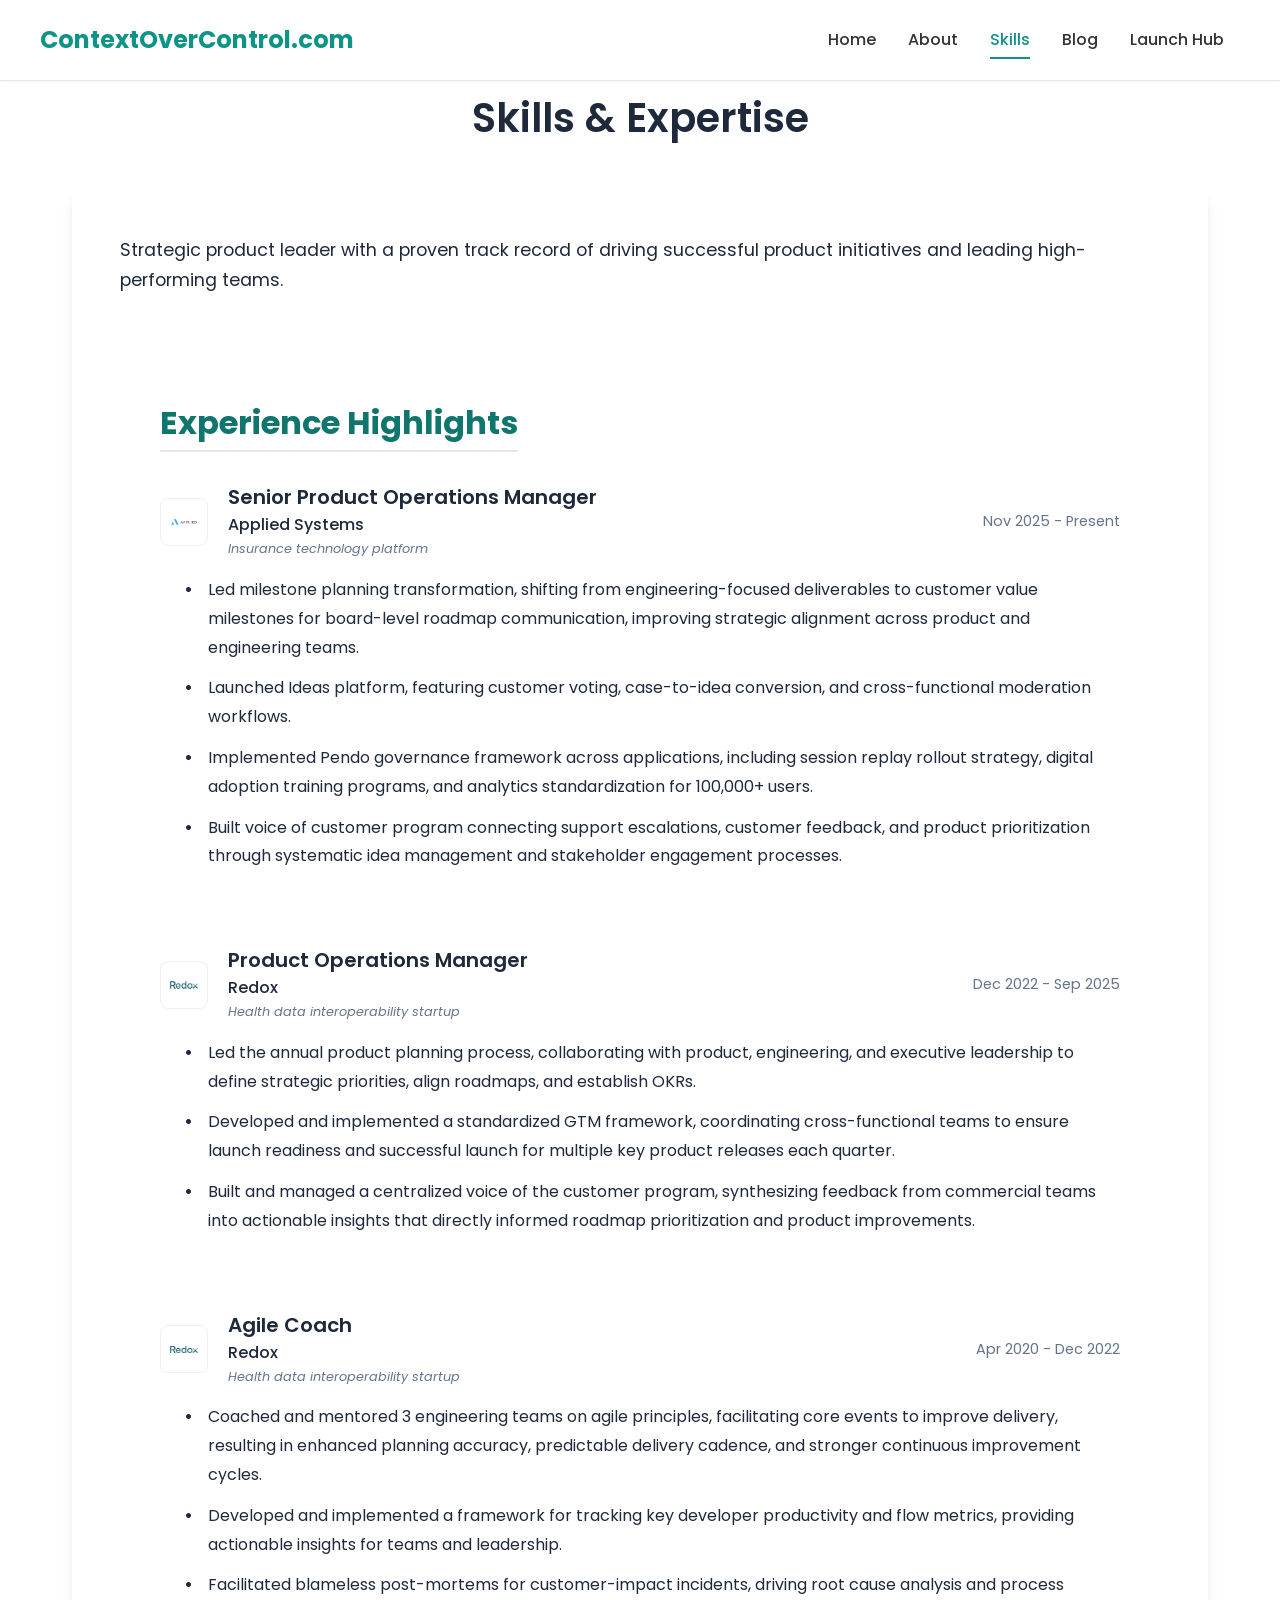
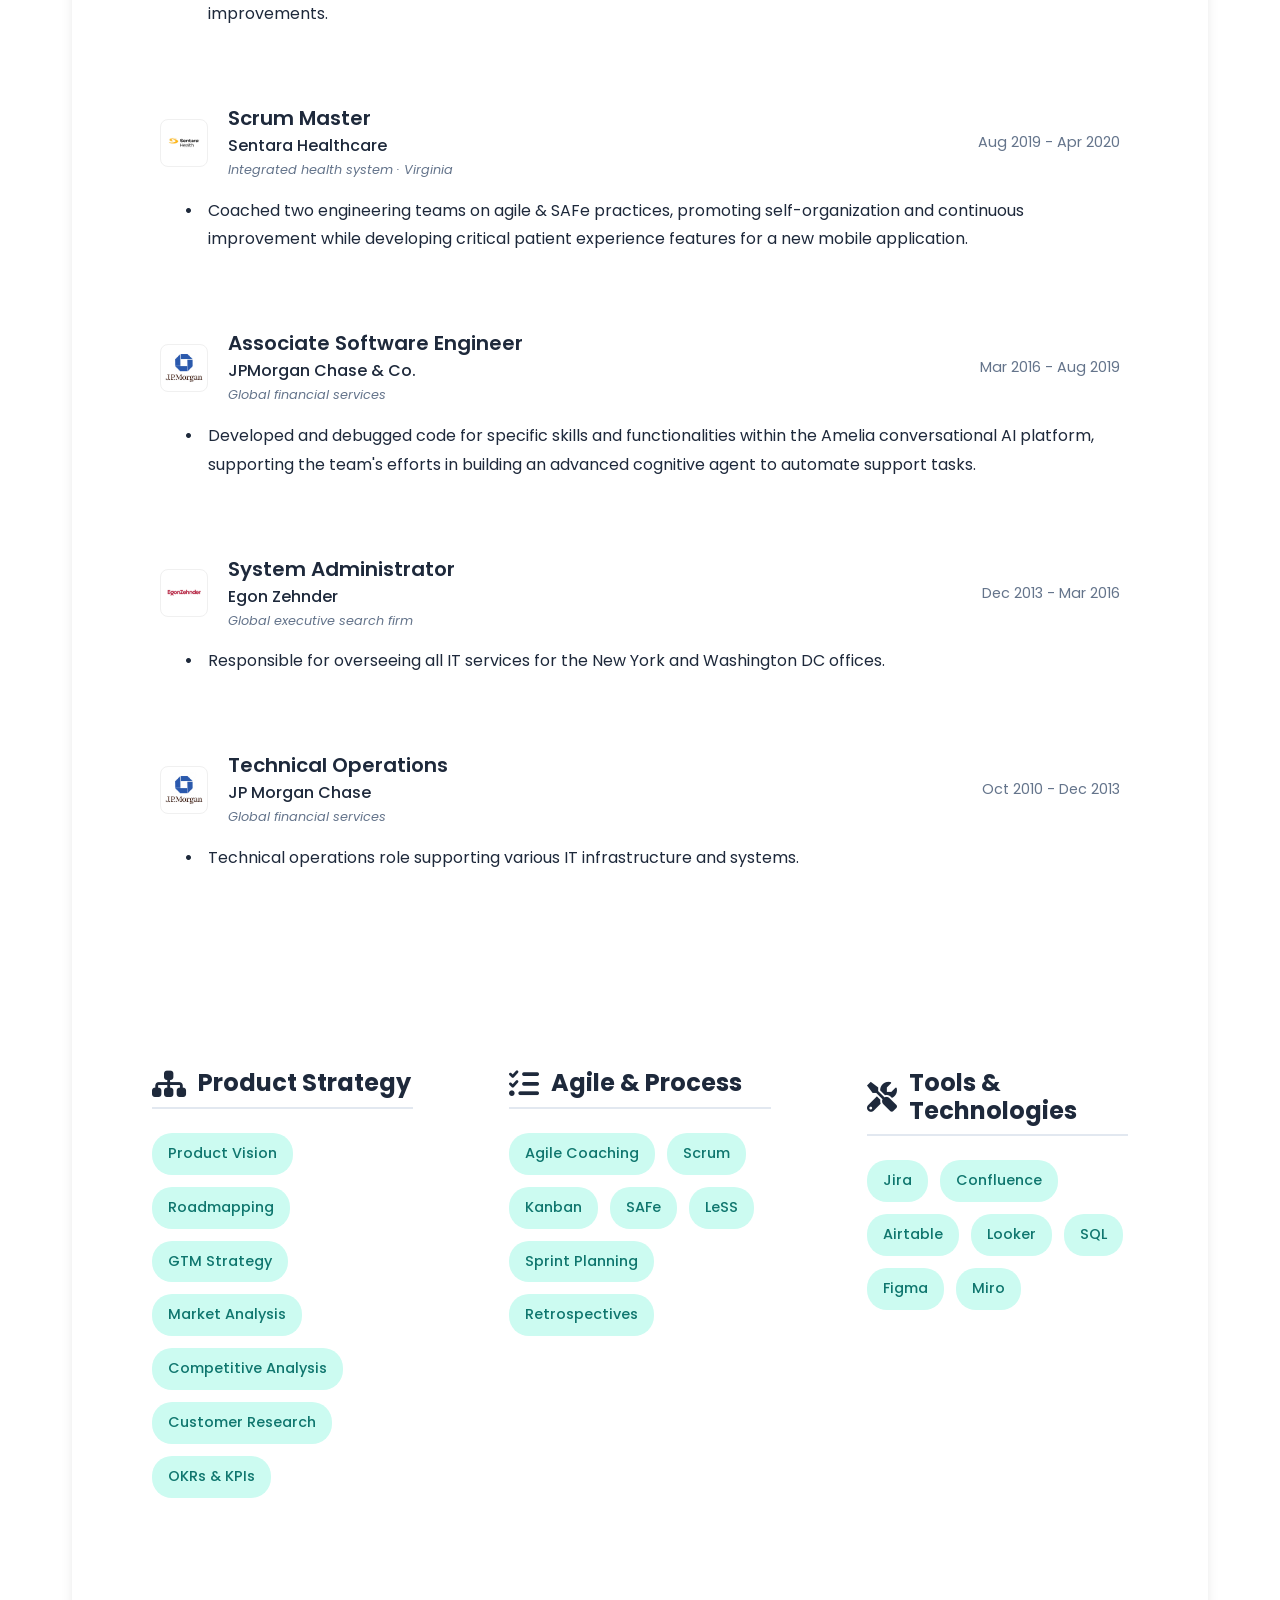
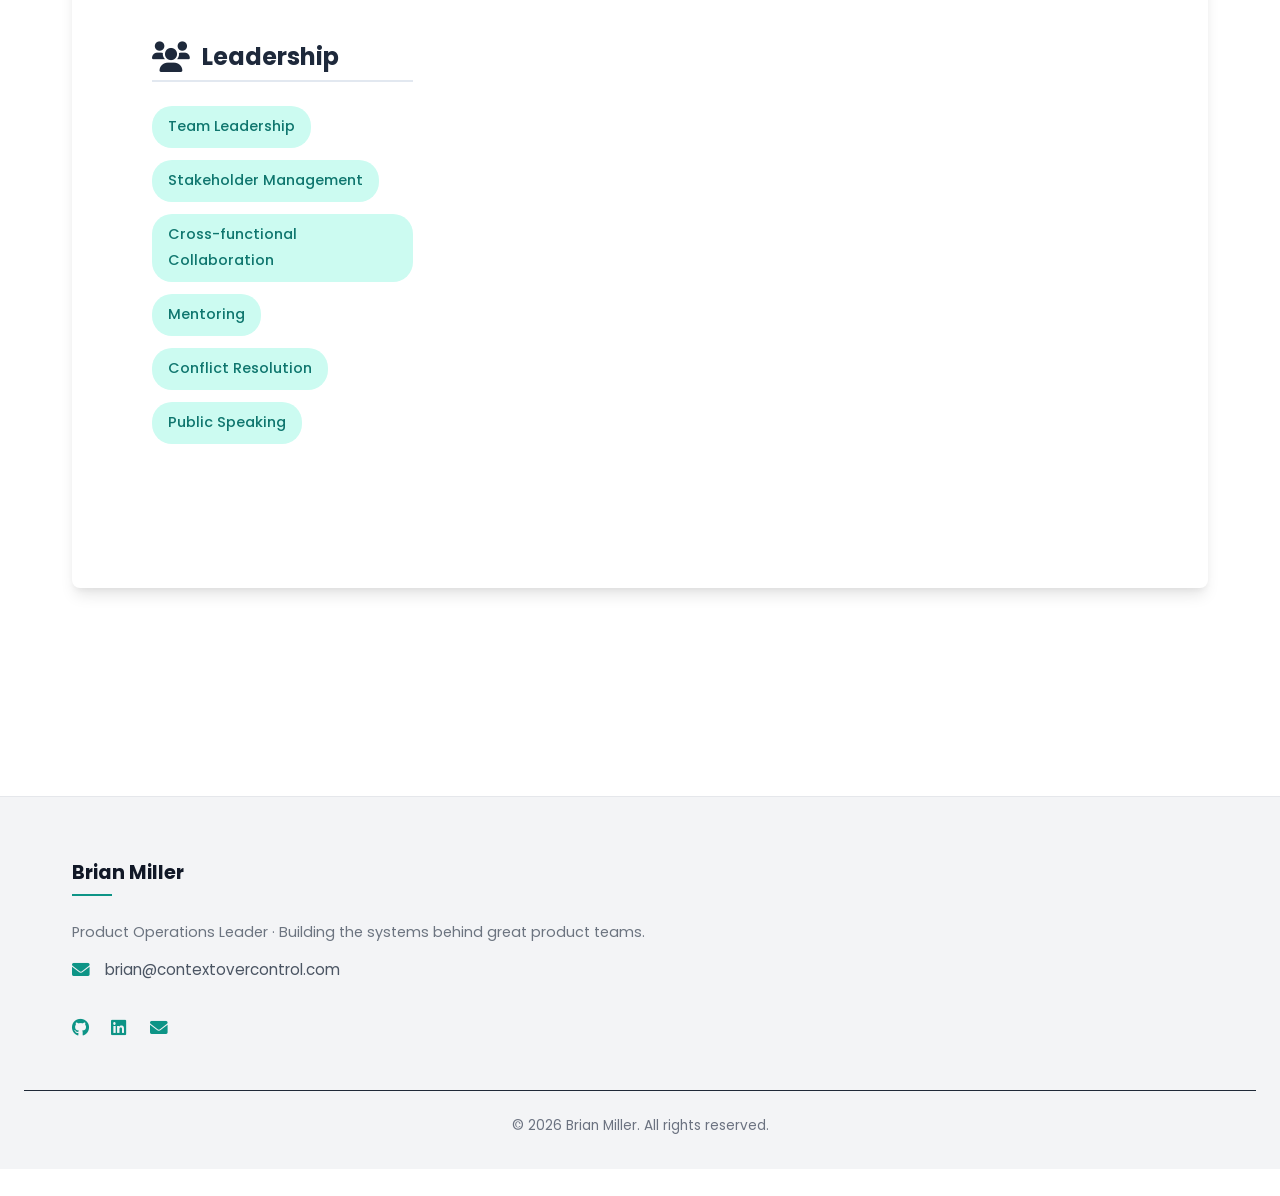
<file: skills.html>
<!DOCTYPE html>
<html lang="en">
<head>
    <meta charset="UTF-8">
    <meta name="viewport" content="width=device-width, initial-scale=1.0">
    <title>Skills & Expertise - Brian Miller</title>
    <link rel="icon" type="image/svg+xml" href="favicon.svg">

    <link rel="stylesheet" href="css/styles.css">
    <link rel="preconnect" href="https://fonts.googleapis.com">
    <link rel="preconnect" href="https://fonts.gstatic.com" crossorigin>
    <link href="https://fonts.googleapis.com/css2?family=Poppins:wght@300;400;500;600;700&display=swap" rel="stylesheet">
    <link rel="stylesheet" href="https://cdnjs.cloudflare.com/ajax/libs/font-awesome/6.0.0-beta3/css/all.min.css">
    <style>
        .skills-section {
            max-width: 1200px;
            margin: 0 auto;
            padding: 6rem 2rem;
        }
        
        .skills-title {
            text-align: center;
            font-size: 2.5rem;
            margin-bottom: 3rem;
            color: var(--text-color);
            position: relative;
            display: inline-block;
            left: 50%;
            transform: translateX(-50%);
            font-family: 'Poppins', sans-serif;
            font-weight: 600;
        }
        
        .skills-content {
            background: var(--white);
            padding: 3rem;
            border-radius: var(--border-radius);
            box-shadow: var(--shadow-md);
            line-height: 1.8;
            color: var(--text-color);
            margin-bottom: 1rem;
        }
        
        .page-header p {
            font-size: 1.2rem;
            color: var(--text-light);
            max-width: 700px;
            margin: 0 auto;
        }
        
        .skills-grid {
            display: grid;
            grid-template-columns: repeat(auto-fit, minmax(300px, 1fr));
            gap: 2rem;
            margin-bottom: 4rem;
        }
        
        .skill-category {
            background: var(--white);
            border-radius: 12px;
            padding: 2rem;
            box-shadow: var(--card-shadow);
            transition: transform 0.3s ease, box-shadow 0.3s ease;
        }
        
        .skill-category:hover {
            transform: translateY(-5px);
            box-shadow: 0 10px 25px -5px rgba(0, 0, 0, 0.1);
        }
        
        .skill-category h2 {
            color: var(--primary);
            margin-bottom: 1.5rem;
            font-size: 1.5rem;
            display: flex;
            align-items: center;
            gap: 0.75rem;
        }
        
        .skill-category h2 i {
            font-size: 1.25em;
        }
        
        .skills-list {
            display: flex;
            flex-wrap: wrap;
            gap: 0.75rem;
        }
        
        .skill-tag {
            background: var(--primary-light);
            color: var(--primary-dark);
            padding: 0.5rem 1rem;
            border-radius: 20px;
            font-size: 0.9rem;
            font-weight: 500;
            border: 1px solid var(--border);
        }
        
        .experience-highlights {
            background: var(--white);
            border-radius: 12px;
            padding: 2.5rem;
            box-shadow: var(--card-shadow);
            margin-bottom: 4rem;
        }
        
        .experience-highlights h2 {
            color: var(--primary-dark);
            margin-bottom: 2rem;
            text-align: center;
            font-size: 2rem;
        }
        
        .experience-item {
            margin-bottom: 2rem;
            padding-bottom: 2rem;
            border-bottom: 1px solid var(--border);
        }
        
        .experience-item:last-child {
            margin-bottom: 0;
            padding-bottom: 0;
            border-bottom: none;
        }
        
        .experience-header {
            display: flex;
            align-items: center;
            margin-bottom: 1rem;
            gap: 1.25rem;
        }
        
        .company-logo {
            width: 48px;
            height: 48px;
            border-radius: 8px;
            object-fit: contain;
            background: white;
            padding: 4px;
            border: 1px solid #f0f0f0;
            flex-shrink: 0;
        }

        .experience-header-content {
            flex: 1;
        }

        .experience-title {
            font-size: 1.25rem;
            font-weight: 600;
            color: var(--text);
            margin: 0;
            line-height: 1.3;
        }
        
        .experience-company {
            color: var(--primary);
            font-weight: 500;
            margin: 0.25rem 0 0;
            font-size: 1rem;
            line-height: 1.4;
        }

        .experience-company-type {
            color: var(--text-light);
            font-size: 0.8rem;
            margin: 0.1rem 0 0;
            font-style: italic;
        }
        
        .experience-period {
            color: var(--text-light);
            font-size: 0.9rem;
            white-space: nowrap;
            margin-left: 1rem;
        }
        
        @media (max-width: 768px) {
            .experience-header {
                flex-wrap: wrap;
                gap: 0.75rem;
            }
            
            .experience-period {
                width: 100%;
                margin: 0.5rem 0 0 0;
                padding-top: 0.5rem;
                border-top: 1px solid #f0f0f0;
            }
            
            .company-logo {
                width: 40px;
                height: 40px;
            }
        }
        
        .experience-description {
            margin-top: 1rem;
        }
        
        .experience-description ul {
            list-style: none;
            padding-left: 1.5rem;
        }
        
        .experience-description li {
            position: relative;
            margin-bottom: 0.75rem;
            padding-left: 1.5rem;
        }
        
        .experience-description li:before {
            content: '•';
            position: absolute;
            left: 0;
            color: var(--primary);
            font-weight: bold;
        }
        
        @media (max-width: 768px) {
            .skills-grid {
                grid-template-columns: 1fr;
            }
            
            .container {
                padding: 0 1rem;
            }
            
            .page-header h1 {
                font-size: 2rem;
            }
        }
    </style>
</head>
<body>
    <!-- Header -->
    <header class="header">
        <div class="container">
            <nav class="nav">
                <a href="index.html" class="logo">ContextOverControl.com</a>
                <ul class="nav-links">
                    <li><a href="index.html">Home</a></li>
                    <li><a href="about.html">About</a></li>
                    <li><a href="skills.html" class="active">Skills</a></li>
                    <li><a href="blog.html">Blog</a></li>
                    <li><a href="launch-hub/" target="_blank" rel="noopener noreferrer">Launch Hub</a></li>
                </ul>
                <div class="nav-actions">
                    <button class="hamburger" aria-label="Menu" aria-expanded="false">
                        <span></span>
                        <span></span>
                        <span></span>
                    </button>
                </div>
            </nav>
        </div>
        <div class="nav-overlay"></div>
    </header>

    <!-- Skills Section -->
    <section class="skills-section">
        <h1 class="skills-title">Skills & Expertise</h1>
        <div class="skills-content">
            <p>Strategic product leader with a proven track record of driving successful product initiatives and leading high-performing teams.</p>

        <div class="experience-highlights">
            <h2>Experience Highlights</h2>

            <div class="experience-item">
                <div class="experience-header">
                    <img src="images/AppliedSystems.png" alt="Applied Systems" class="company-logo" onerror="this.style.display='none'">
                    <div class="experience-header-content">
                        <h3 class="experience-title">Senior Product Operations Manager</h3>
                        <p class="experience-company">Applied Systems</p>
                        <p class="experience-company-type">Insurance technology platform</p>
                    </div>
                    <span class="experience-period">Nov 2025 - Present</span>
                </div>
                <div class="experience-description">
                    <ul>
                        <li>Led milestone planning transformation, shifting from engineering-focused deliverables to customer value milestones for board-level roadmap communication, improving strategic alignment across product and engineering teams.</li>
                        <li>Launched Ideas platform, featuring customer voting, case-to-idea conversion, and cross-functional moderation workflows.</li>
                        <li>Implemented Pendo governance framework across applications, including session replay rollout strategy, digital adoption training programs, and analytics standardization for 100,000+ users.</li>
                        <li>Built voice of customer program connecting support escalations, customer feedback, and product prioritization through systematic idea management and stakeholder engagement processes.</li>
                    </ul>
                </div>
            </div>

            <div class="experience-item">
                <div class="experience-header">
                    <img src="images/Redox.jpeg" alt="Redox" class="company-logo">
                    <div class="experience-header-content">
                        <h3 class="experience-title">Product Operations Manager</h3>
                        <p class="experience-company">Redox</p>
                        <p class="experience-company-type">Health data interoperability startup</p>
                    </div>
                    <span class="experience-period">Dec 2022 - Sep 2025</span>
                </div>
                <div class="experience-description">
                    <ul>
                        <li>Led the annual product planning process, collaborating with product, engineering, and executive leadership to define strategic priorities, align roadmaps, and establish OKRs.</li>
                        <li>Developed and implemented a standardized GTM framework, coordinating cross-functional teams to ensure launch readiness and successful launch for multiple key product releases each quarter.</li>
                        <li>Built and managed a centralized voice of the customer program, synthesizing feedback from commercial teams into actionable insights that directly informed roadmap prioritization and product improvements.</li>
                    </ul>
                </div>
            </div>

            <div class="experience-item">
                <div class="experience-header">
                    <img src="images/Redox.jpeg" alt="Redox" class="company-logo">
                    <div class="experience-header-content">
                        <h3 class="experience-title">Agile Coach</h3>
                        <p class="experience-company">Redox</p>
                        <p class="experience-company-type">Health data interoperability startup</p>
                    </div>
                    <span class="experience-period">Apr 2020 - Dec 2022</span>
                </div>
                <div class="experience-description">
                    <ul>
                        <li>Coached and mentored 3 engineering teams on agile principles, facilitating core events to improve delivery, resulting in enhanced planning accuracy, predictable delivery cadence, and stronger continuous improvement cycles.</li>
                        <li>Developed and implemented a framework for tracking key developer productivity and flow metrics, providing actionable insights for teams and leadership.</li>
                        <li>Facilitated blameless post-mortems for customer-impact incidents, driving root cause analysis and process improvements.</li>
                    </ul>
                </div>
            </div>

            <div class="experience-item">
                <div class="experience-header">
                    <img src="images/Sentara-Health-1.jpg" alt="Sentara Healthcare" class="company-logo">
                    <div class="experience-header-content">
                        <h3 class="experience-title">Scrum Master</h3>
                        <p class="experience-company">Sentara Healthcare</p>
                        <p class="experience-company-type">Integrated health system · Virginia</p>
                    </div>
                    <span class="experience-period">Aug 2019 - Apr 2020</span>
                </div>
                <div class="experience-description">
                    <ul>
                        <li>Coached two engineering teams on agile & SAFe practices, promoting self-organization and continuous improvement while developing critical patient experience features for a new mobile application.</li>
                    </ul>
                </div>
            </div>

            <div class="experience-item">
                <div class="experience-header">
                    <img src="images/JP-Morgan-Chase-Logo.png" alt="JPMorgan Chase" class="company-logo">
                    <div class="experience-header-content">
                        <h3 class="experience-title">Associate Software Engineer</h3>
                        <p class="experience-company">JPMorgan Chase & Co.</p>
                        <p class="experience-company-type">Global financial services</p>
                    </div>
                    <span class="experience-period">Mar 2016 - Aug 2019</span>
                </div>
                <div class="experience-description">
                    <ul>
                        <li>Developed and debugged code for specific skills and functionalities within the Amelia conversational AI platform, supporting the team's efforts in building an advanced cognitive agent to automate support tasks.</li>
                    </ul>
                </div>
            </div>

            <div class="experience-item">
                <div class="experience-header">
                    <img src="images/Egon.png" alt="Egon Zehnder" class="company-logo">
                    <div class="experience-header-content">
                        <h3 class="experience-title">System Administrator</h3>
                        <p class="experience-company">Egon Zehnder</p>
                        <p class="experience-company-type">Global executive search firm</p>
                    </div>
                    <span class="experience-period">Dec 2013 - Mar 2016</span>
                </div>
                <div class="experience-description">
                    <ul>
                        <li>Responsible for overseeing all IT services for the New York and Washington DC offices.</li>
                    </ul>
                </div>
            </div>

            <div class="experience-item">
                <div class="experience-header">
                    <img src="images/JP-Morgan-Chase-Logo.png" alt="JP Morgan Chase" class="company-logo">
                    <div class="experience-header-content">
                        <h3 class="experience-title">Technical Operations</h3>
                        <p class="experience-company">JP Morgan Chase</p>
                        <p class="experience-company-type">Global financial services</p>
                    </div>
                    <span class="experience-period">Oct 2010 - Dec 2013</span>
                </div>
                <div class="experience-description">
                    <ul>
                        <li>Technical operations role supporting various IT infrastructure and systems.</li>
                    </ul>
                </div>
            </div>
        </div>

        <div class="skills-grid">
            <div class="skill-category">
                <h2><i class="fas fa-sitemap"></i>Product Strategy</h2>
                <div class="skills-list">
                    <span class="skill-tag">Product Vision</span>
                    <span class="skill-tag">Roadmapping</span>
                    <span class="skill-tag">GTM Strategy</span>
                    <span class="skill-tag">Market Analysis</span>
                    <span class="skill-tag">Competitive Analysis</span>
                    <span class="skill-tag">Customer Research</span>
                    <span class="skill-tag">OKRs & KPIs</span>
                </div>
            </div>

            <div class="skill-category">
                <h2><i class="fas fa-tasks"></i>Agile & Process</h2>
                <div class="skills-list">
                    <span class="skill-tag">Agile Coaching</span>
                    <span class="skill-tag">Scrum</span>
                    <span class="skill-tag">Kanban</span>
                    <span class="skill-tag">SAFe</span>
                    <span class="skill-tag">LeSS</span>
                    <span class="skill-tag">Sprint Planning</span>
                    <span class="skill-tag">Retrospectives</span>
                </div>
            </div>

            <div class="skill-category">
                <h2><i class="fas fa-tools"></i>Tools & Technologies</h2>
                <div class="skills-list">
                    <span class="skill-tag">Jira</span>
                    <span class="skill-tag">Confluence</span>
                    <span class="skill-tag">Airtable</span>
                    <span class="skill-tag">Looker</span>
                    <span class="skill-tag">SQL</span>
                    <span class="skill-tag">Figma</span>
                    <span class="skill-tag">Miro</span>
                </div>
            </div>

            <div class="skill-category">
                <h2><i class="fas fa-users"></i>Leadership</h2>
                <div class="skills-list">
                    <span class="skill-tag">Team Leadership</span>
                    <span class="skill-tag">Stakeholder Management</span>
                    <span class="skill-tag">Cross-functional Collaboration</span>
                    <span class="skill-tag">Mentoring</span>
                    <span class="skill-tag">Conflict Resolution</span>
                    <span class="skill-tag">Public Speaking</span>
                </div>
            </div>
        </div>
    </section>

    <script>
        // Update current year in footer
        document.addEventListener('DOMContentLoaded', function() {
            document.getElementById('current-year').textContent = new Date().getFullYear();
            
            // Mobile menu toggle
            const hamburger = document.querySelector('.hamburger');
            const navLinks = document.querySelector('.nav-links');
            
            if (hamburger) {
                hamburger.addEventListener('click', function() {
                    this.classList.toggle('active');
                    navLinks.classList.toggle('active');
                });
            }
        });
    </script>
    <script src="js/main.js"></script>

    <!-- Footer -->
    <footer class="footer">
        <div class="container">
            <div class="footer-content">
                <div class="footer-contact">
                    <h4>Brian Miller</h4>
                    <p style="font-size:0.9rem;opacity:0.8;margin-bottom:0.75rem;">Product Operations Leader &middot; Building the systems behind great product teams.</p>
                    <p><i class="fas fa-envelope"></i> brian@contextovercontrol.com</p>
                    <div class="social-links">
                        <a href="https://github.com/brian-miller-r" target="_blank" rel="noopener noreferrer" aria-label="GitHub"><i class="fab fa-github"></i></a>
                        <a href="https://www.linkedin.com/in/bjosephmiller/" target="_blank" rel="noopener noreferrer" aria-label="LinkedIn"><i class="fab fa-linkedin"></i></a>
                        <a href="mailto:brian@contextovercontrol.com" aria-label="Email"><i class="fas fa-envelope"></i></a>
                    </div>
                </div>
            </div>
            <div class="footer-bottom">
                <p>&copy; <span id="current-year"></span> Brian Miller. All rights reserved.</p>
            </div>
        </div>
    </footer>

    <!-- Back to Top Button -->
    <button id="back-to-top" aria-label="Back to top">
        <i class="fas fa-arrow-up"></i>
    </button>
</body>
</html>
</file>
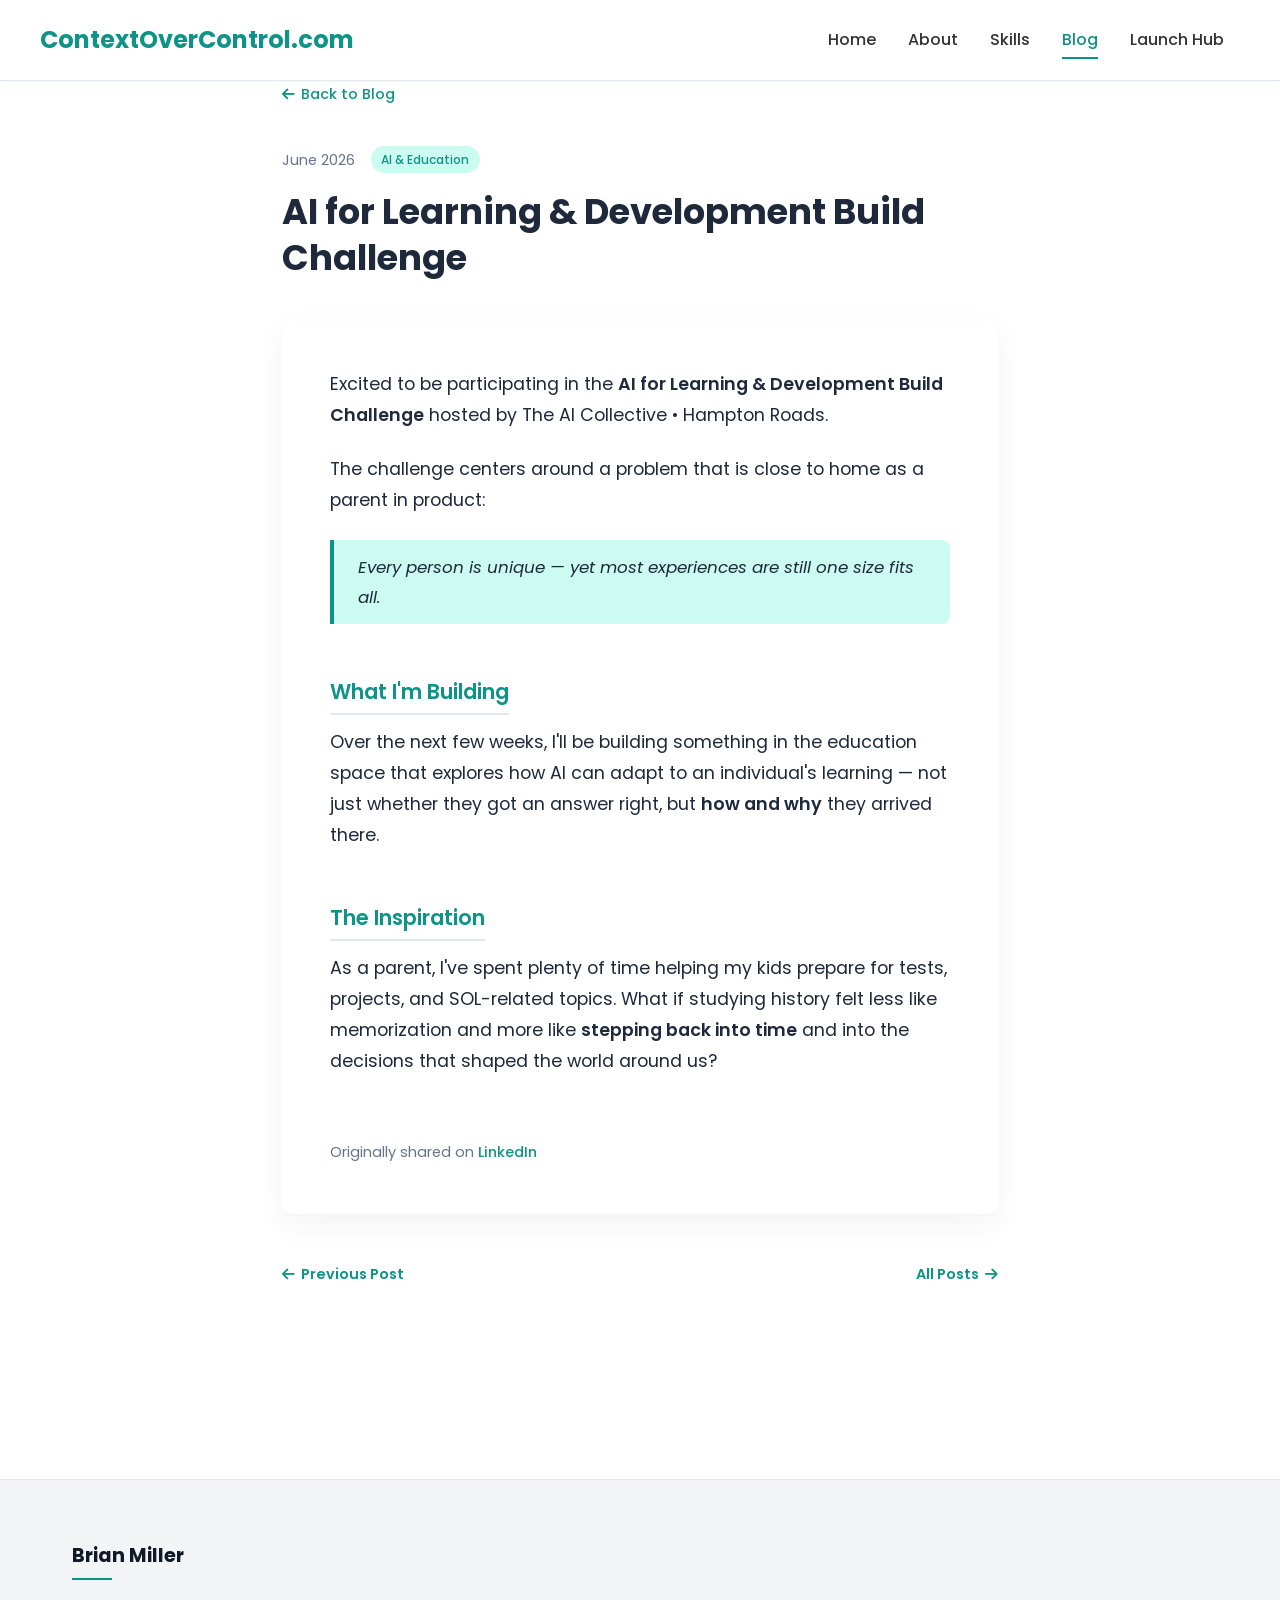
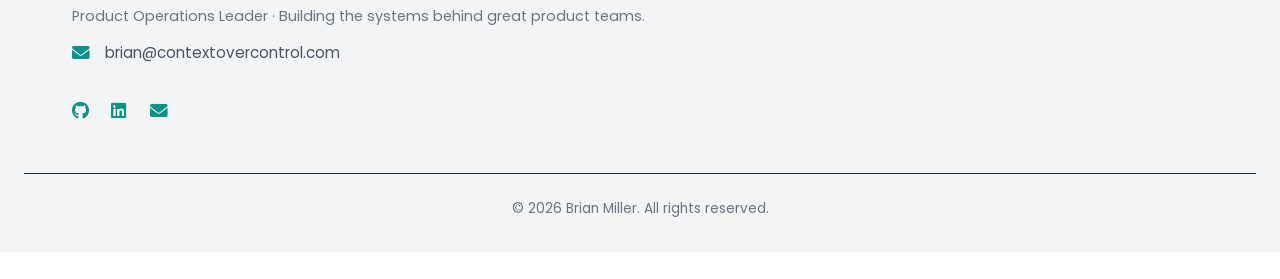
<file: blog/ai-learning-challenge.html>
<!DOCTYPE html>
<html lang="en">
<head>
    <meta charset="UTF-8">
    <meta name="viewport" content="width=device-width, initial-scale=1.0">
    <title>AI for Learning &amp; Development Build Challenge - Brian Miller</title>
    <link rel="icon" type="image/svg+xml" href="../favicon.svg">
    <link rel="stylesheet" href="../css/styles.css">
    <link rel="preconnect" href="https://fonts.googleapis.com">
    <link rel="preconnect" href="https://fonts.gstatic.com" crossorigin>
    <link href="https://fonts.googleapis.com/css2?family=Poppins:wght@300;400;500;600;700&display=swap" rel="stylesheet">
    <link rel="stylesheet" href="https://cdnjs.cloudflare.com/ajax/libs/font-awesome/6.0.0-beta3/css/all.min.css">
    <style>
        .post-section {
            max-width: 780px;
            margin: 0 auto;
            padding: 5rem 2rem 6rem;
        }

        .post-back {
            display: inline-flex;
            align-items: center;
            gap: 0.4rem;
            font-size: 0.9rem;
            color: var(--primary-color);
            text-decoration: none;
            font-weight: 500;
            margin-bottom: 2.5rem;
        }

        .post-back:hover { opacity: 0.75; }

        .post-meta {
            display: flex;
            align-items: center;
            gap: 1rem;
            margin-bottom: 1rem;
        }

        .post-date {
            font-size: 0.9rem;
            color: var(--text-light);
        }

        .post-tag {
            font-size: 0.75rem;
            background: var(--primary-light);
            color: var(--primary-color);
            padding: 0.2rem 0.65rem;
            border-radius: 20px;
            font-weight: 500;
        }

        .post-title {
            font-size: 2.2rem;
            font-weight: 700;
            color: var(--text-color);
            line-height: 1.3;
            margin-bottom: 2.5rem;
            font-family: 'Poppins', sans-serif;
        }

        .post-body {
            background: white;
            padding: 3rem;
            border-radius: 12px;
            box-shadow: 0 10px 30px rgba(0, 0, 0, 0.05);
            line-height: 1.8;
            color: var(--text-color);
        }

        .post-body p {
            font-size: 1.1rem;
            margin-bottom: 1.5rem;
            line-height: 1.75;
        }

        .post-body h2 {
            font-size: 1.3rem;
            font-weight: 600;
            color: var(--primary-color);
            margin: 2rem 0 0.75rem;
        }

        .post-body ul {
            margin: 0.5rem 0 1.5rem 1.5rem;
        }

        .post-body ul li {
            font-size: 1.05rem;
            margin-bottom: 0.65rem;
            line-height: 1.7;
        }

        .post-body blockquote {
            border-left: 4px solid var(--primary-color);
            margin: 1.5rem 0;
            padding: 0.75rem 1.5rem;
            background: var(--primary-light);
            border-radius: 0 8px 8px 0;
            font-style: italic;
            font-size: 1.05rem;
            color: var(--text-color);
        }

        .post-body strong { font-weight: 600; }

        .post-img {
            width: 100%;
            border-radius: 8px;
            margin: 1.5rem 0;
            display: block;
        }

        .post-img-caption {
            text-align: center;
            font-size: 0.85rem;
            color: var(--text-light);
            margin-top: -1rem;
            margin-bottom: 1.5rem;
            font-style: italic;
        }

        .post-attribution {
            margin-top: 2.5rem;
            padding-top: 1.5rem;
            border-top: 1px solid var(--border);
            font-size: 0.9rem;
            color: var(--text-light);
        }

        .post-attribution a {
            color: var(--primary-color);
            font-weight: 500;
        }

        .post-nav {
            margin-top: 3rem;
            display: flex;
            justify-content: space-between;
            align-items: center;
        }

        .post-nav a {
            font-size: 0.9rem;
            font-weight: 600;
            color: var(--primary-color);
            text-decoration: none;
            display: inline-flex;
            align-items: center;
            gap: 0.4rem;
        }

        .post-nav a:hover { opacity: 0.75; }

        @media (max-width: 768px) {
            .post-section { padding: 4rem 1rem; }
            .post-body { padding: 1.75rem; }
            .post-title { font-size: 1.7rem; }
        }
    </style>
</head>
<body>
    <!-- Header -->
    <header class="header">
        <div class="container">
            <nav class="nav">
                <a href="../index.html" class="logo">ContextOverControl.com</a>
                <ul class="nav-links">
                    <li><a href="../index.html">Home</a></li>
                    <li><a href="../about.html">About</a></li>
                    <li><a href="../skills.html">Skills</a></li>
                    <li><a href="../blog.html" class="active">Blog</a></li>
                    <li><a href="../launch-hub/" target="_blank" rel="noopener noreferrer">Launch Hub</a></li>
                </ul>
                <div class="nav-actions">
                    <button class="hamburger" aria-label="Menu" aria-expanded="false">
                        <span></span>
                        <span></span>
                        <span></span>
                    </button>
                </div>
            </nav>
        </div>
        <div class="nav-overlay"></div>
    </header>

    <section class="post-section">
        <a href="../blog.html" class="post-back"><i class="fas fa-arrow-left"></i> Back to Blog</a>

        <div class="post-meta">
            <span class="post-date">June 2026</span>
            <span class="post-tag">AI &amp; Education</span>
        </div>

        <h1 class="post-title">AI for Learning &amp; Development Build Challenge</h1>

        <div class="post-body">
            <p>Excited to be participating in the <strong>AI for Learning &amp; Development Build Challenge</strong> hosted by The AI Collective &bull; Hampton Roads.</p>

            <p>The challenge centers around a problem that is close to home as a parent in product:</p>

            <blockquote>Every person is unique &mdash; yet most experiences are still one size fits all.</blockquote>

            <h2>What I'm Building</h2>
            <p>Over the next few weeks, I'll be building something in the education space that explores how AI can adapt to an individual's learning &mdash; not just whether they got an answer right, but <strong>how and why</strong> they arrived there.</p>

            <h2>The Inspiration</h2>
            <p>As a parent, I've spent plenty of time helping my kids prepare for tests, projects, and SOL-related topics. What if studying history felt less like memorization and more like <strong>stepping back into time</strong> and into the decisions that shaped the world around us?</p>

            <div class="post-attribution">
                Originally shared on <a href="https://www.linkedin.com/feed/update/urn:li:activity:7469570398154731520/" target="_blank" rel="noopener noreferrer">LinkedIn</a>
            </div>
        </div>

        <div class="post-nav">
            <a href="building-with-ai.html"><i class="fas fa-arrow-left"></i> Previous Post</a>
            <a href="../blog.html">All Posts <i class="fas fa-arrow-right"></i></a>
        </div>
    </section>

    <!-- Footer -->
    <footer class="footer">
        <div class="container">
            <div class="footer-content">
                <div class="footer-contact">
                    <h4>Brian Miller</h4>
                    <p style="font-size:0.9rem;opacity:0.8;margin-bottom:0.75rem;">Product Operations Leader &middot; Building the systems behind great product teams.</p>
                    <p><i class="fas fa-envelope"></i> brian@contextovercontrol.com</p>
                    <div class="social-links">
                        <a href="https://github.com/brian-miller-r" target="_blank" rel="noopener noreferrer" aria-label="GitHub"><i class="fab fa-github"></i></a>
                        <a href="https://www.linkedin.com/in/bjosephmiller/" target="_blank" rel="noopener noreferrer" aria-label="LinkedIn"><i class="fab fa-linkedin"></i></a>
                        <a href="mailto:brian@contextovercontrol.com" aria-label="Email"><i class="fas fa-envelope"></i></a>
                    </div>
                </div>
            </div>
            <div class="footer-bottom">
                <p>&copy; <span id="current-year"></span> Brian Miller. All rights reserved.</p>
            </div>
        </div>
    </footer>

    <button id="back-to-top" aria-label="Back to top">
        <i class="fas fa-arrow-up"></i>
    </button>

    <script src="../js/main.js"></script>
</body>
</html>
</file>
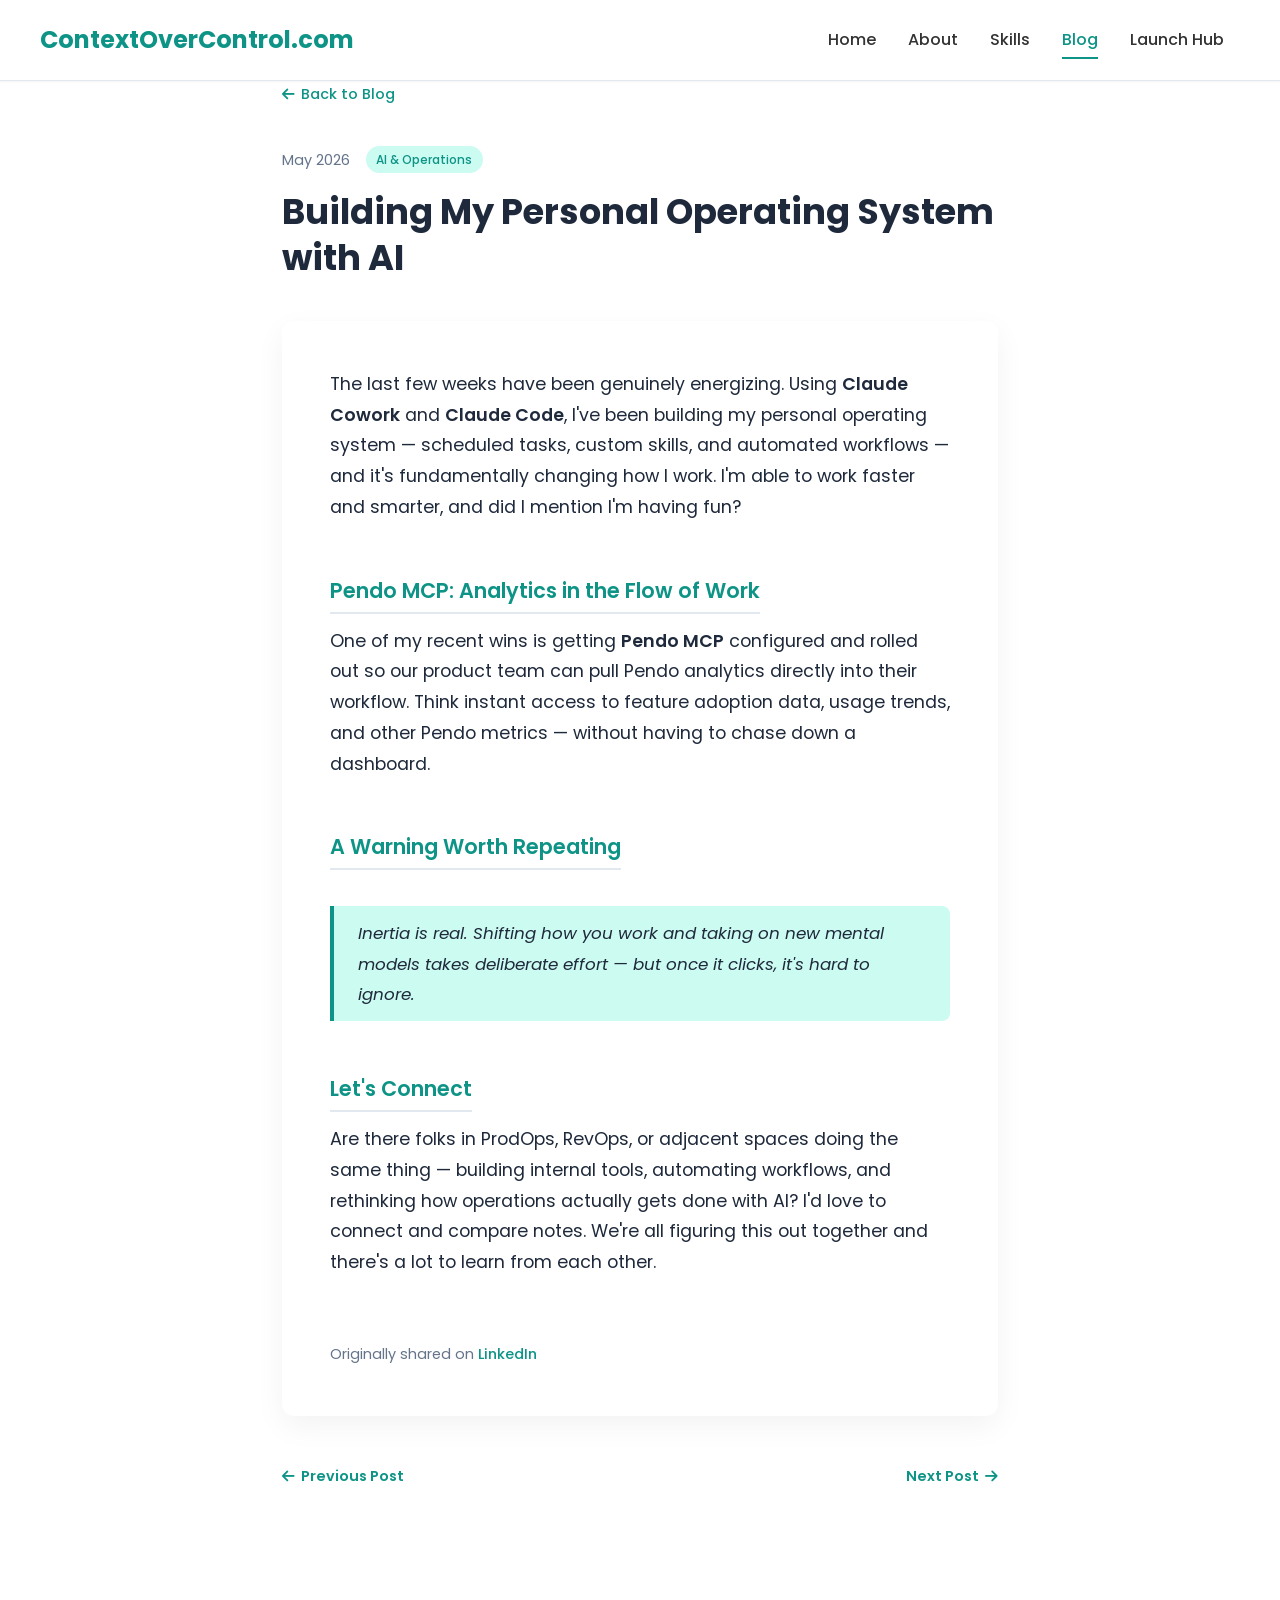
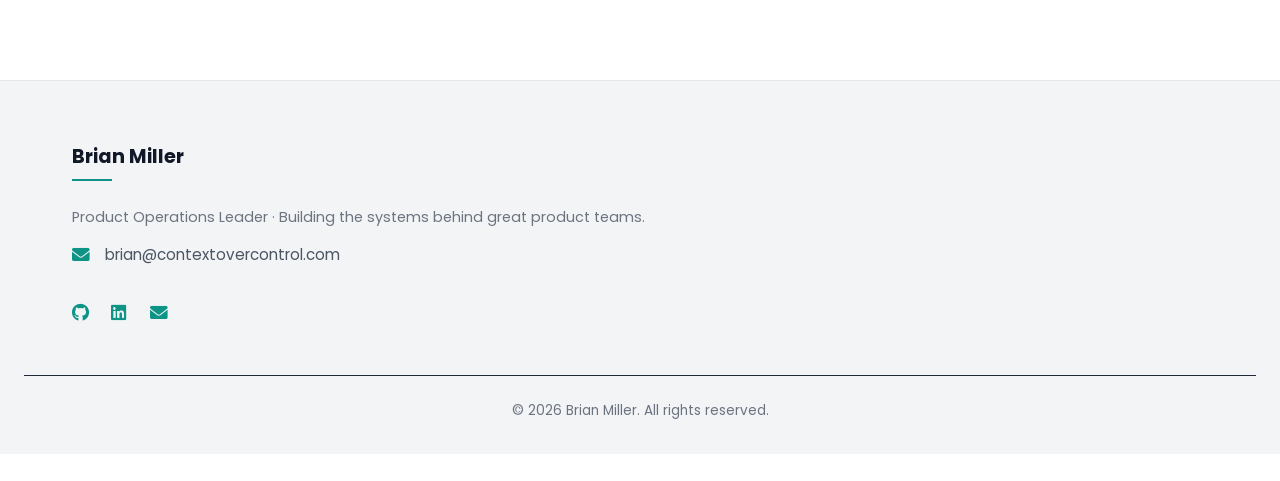
<file: blog/building-with-ai.html>
<!DOCTYPE html>
<html lang="en">
<head>
    <meta charset="UTF-8">
    <meta name="viewport" content="width=device-width, initial-scale=1.0">
    <title>Building My Personal Operating System with AI - Brian Miller</title>
    <link rel="icon" type="image/svg+xml" href="../favicon.svg">
    <link rel="stylesheet" href="../css/styles.css">
    <link rel="preconnect" href="https://fonts.googleapis.com">
    <link rel="preconnect" href="https://fonts.gstatic.com" crossorigin>
    <link href="https://fonts.googleapis.com/css2?family=Poppins:wght@300;400;500;600;700&display=swap" rel="stylesheet">
    <link rel="stylesheet" href="https://cdnjs.cloudflare.com/ajax/libs/font-awesome/6.0.0-beta3/css/all.min.css">
    <style>
        .post-section {
            max-width: 780px;
            margin: 0 auto;
            padding: 5rem 2rem 6rem;
        }

        .post-back {
            display: inline-flex;
            align-items: center;
            gap: 0.4rem;
            font-size: 0.9rem;
            color: var(--primary-color);
            text-decoration: none;
            font-weight: 500;
            margin-bottom: 2.5rem;
        }

        .post-back:hover { opacity: 0.75; }

        .post-meta {
            display: flex;
            align-items: center;
            gap: 1rem;
            margin-bottom: 1rem;
        }

        .post-date {
            font-size: 0.9rem;
            color: var(--text-light);
        }

        .post-tag {
            font-size: 0.75rem;
            background: var(--primary-light);
            color: var(--primary-color);
            padding: 0.2rem 0.65rem;
            border-radius: 20px;
            font-weight: 500;
        }

        .post-title {
            font-size: 2.2rem;
            font-weight: 700;
            color: var(--text-color);
            line-height: 1.3;
            margin-bottom: 2.5rem;
            font-family: 'Poppins', sans-serif;
        }

        .post-body {
            background: white;
            padding: 3rem;
            border-radius: 12px;
            box-shadow: 0 10px 30px rgba(0, 0, 0, 0.05);
            line-height: 1.8;
            color: var(--text-color);
        }

        .post-body p {
            font-size: 1.1rem;
            margin-bottom: 1.5rem;
            line-height: 1.75;
        }

        .post-body h2 {
            font-size: 1.3rem;
            font-weight: 600;
            color: var(--primary-color);
            margin: 2rem 0 0.75rem;
        }

        .post-body ul {
            margin: 0.5rem 0 1.5rem 1.5rem;
        }

        .post-body ul li {
            font-size: 1.05rem;
            margin-bottom: 0.65rem;
            line-height: 1.7;
        }

        .post-body blockquote {
            border-left: 4px solid var(--primary-color);
            margin: 1.5rem 0;
            padding: 0.75rem 1.5rem;
            background: var(--primary-light);
            border-radius: 0 8px 8px 0;
            font-style: italic;
            font-size: 1.05rem;
            color: var(--text-color);
        }

        .post-body strong { font-weight: 600; }

        .post-img {
            width: 100%;
            border-radius: 8px;
            margin: 1.5rem 0;
            display: block;
        }

        .post-img-caption {
            text-align: center;
            font-size: 0.85rem;
            color: var(--text-light);
            margin-top: -1rem;
            margin-bottom: 1.5rem;
            font-style: italic;
        }

        .post-attribution {
            margin-top: 2.5rem;
            padding-top: 1.5rem;
            border-top: 1px solid var(--border);
            font-size: 0.9rem;
            color: var(--text-light);
        }

        .post-attribution a {
            color: var(--primary-color);
            font-weight: 500;
        }

        .post-nav {
            margin-top: 3rem;
            display: flex;
            justify-content: space-between;
            align-items: center;
        }

        .post-nav a {
            font-size: 0.9rem;
            font-weight: 600;
            color: var(--primary-color);
            text-decoration: none;
            display: inline-flex;
            align-items: center;
            gap: 0.4rem;
        }

        .post-nav a:hover { opacity: 0.75; }

        @media (max-width: 768px) {
            .post-section { padding: 4rem 1rem; }
            .post-body { padding: 1.75rem; }
            .post-title { font-size: 1.7rem; }
        }
    </style>
</head>
<body>
    <!-- Header -->
    <header class="header">
        <div class="container">
            <nav class="nav">
                <a href="../index.html" class="logo">ContextOverControl.com</a>
                <ul class="nav-links">
                    <li><a href="../index.html">Home</a></li>
                    <li><a href="../about.html">About</a></li>
                    <li><a href="../skills.html">Skills</a></li>
                    <li><a href="../blog.html" class="active">Blog</a></li>
                    <li><a href="../launch-hub/" target="_blank" rel="noopener noreferrer">Launch Hub</a></li>
                </ul>
                <div class="nav-actions">
                    <button class="hamburger" aria-label="Menu" aria-expanded="false">
                        <span></span>
                        <span></span>
                        <span></span>
                    </button>
                </div>
            </nav>
        </div>
        <div class="nav-overlay"></div>
    </header>

    <section class="post-section">
        <a href="../blog.html" class="post-back"><i class="fas fa-arrow-left"></i> Back to Blog</a>

        <div class="post-meta">
            <span class="post-date">May 2026</span>
            <span class="post-tag">AI &amp; Operations</span>
        </div>

        <h1 class="post-title">Building My Personal Operating System with AI</h1>

        <div class="post-body">
            <p>The last few weeks have been genuinely energizing. Using <strong>Claude Cowork</strong> and <strong>Claude Code</strong>, I've been building my personal operating system &mdash; scheduled tasks, custom skills, and automated workflows &mdash; and it's fundamentally changing how I work. I'm able to work faster and smarter, and did I mention I'm having fun?</p>

            <h2>Pendo MCP: Analytics in the Flow of Work</h2>
            <p>One of my recent wins is getting <strong>Pendo MCP</strong> configured and rolled out so our product team can pull Pendo analytics directly into their workflow. Think instant access to feature adoption data, usage trends, and other Pendo metrics &mdash; without having to chase down a dashboard.</p>

            <h2>A Warning Worth Repeating</h2>
            <blockquote>Inertia is real. Shifting how you work and taking on new mental models takes deliberate effort &mdash; but once it clicks, it's hard to ignore.</blockquote>

            <h2>Let's Connect</h2>
            <p>Are there folks in ProdOps, RevOps, or adjacent spaces doing the same thing &mdash; building internal tools, automating workflows, and rethinking how operations actually gets done with AI? I'd love to connect and compare notes. We're all figuring this out together and there's a lot to learn from each other.</p>

            <div class="post-attribution">
                Originally shared on <a href="https://www.linkedin.com/feed/update/urn:li:activity:7457775104601505792/" target="_blank" rel="noopener noreferrer">LinkedIn</a>
            </div>
        </div>

        <div class="post-nav">
            <a href="pendomonium.html"><i class="fas fa-arrow-left"></i> Previous Post</a>
            <a href="ai-learning-challenge.html">Next Post <i class="fas fa-arrow-right"></i></a>
        </div>
    </section>

    <!-- Footer -->
    <footer class="footer">
        <div class="container">
            <div class="footer-content">
                <div class="footer-contact">
                    <h4>Brian Miller</h4>
                    <p style="font-size:0.9rem;opacity:0.8;margin-bottom:0.75rem;">Product Operations Leader &middot; Building the systems behind great product teams.</p>
                    <p><i class="fas fa-envelope"></i> brian@contextovercontrol.com</p>
                    <div class="social-links">
                        <a href="https://github.com/brian-miller-r" target="_blank" rel="noopener noreferrer" aria-label="GitHub"><i class="fab fa-github"></i></a>
                        <a href="https://www.linkedin.com/in/bjosephmiller/" target="_blank" rel="noopener noreferrer" aria-label="LinkedIn"><i class="fab fa-linkedin"></i></a>
                        <a href="mailto:brian@contextovercontrol.com" aria-label="Email"><i class="fas fa-envelope"></i></a>
                    </div>
                </div>
            </div>
            <div class="footer-bottom">
                <p>&copy; <span id="current-year"></span> Brian Miller. All rights reserved.</p>
            </div>
        </div>
    </footer>

    <button id="back-to-top" aria-label="Back to top">
        <i class="fas fa-arrow-up"></i>
    </button>

    <script src="../js/main.js"></script>
</body>
</html>
</file>
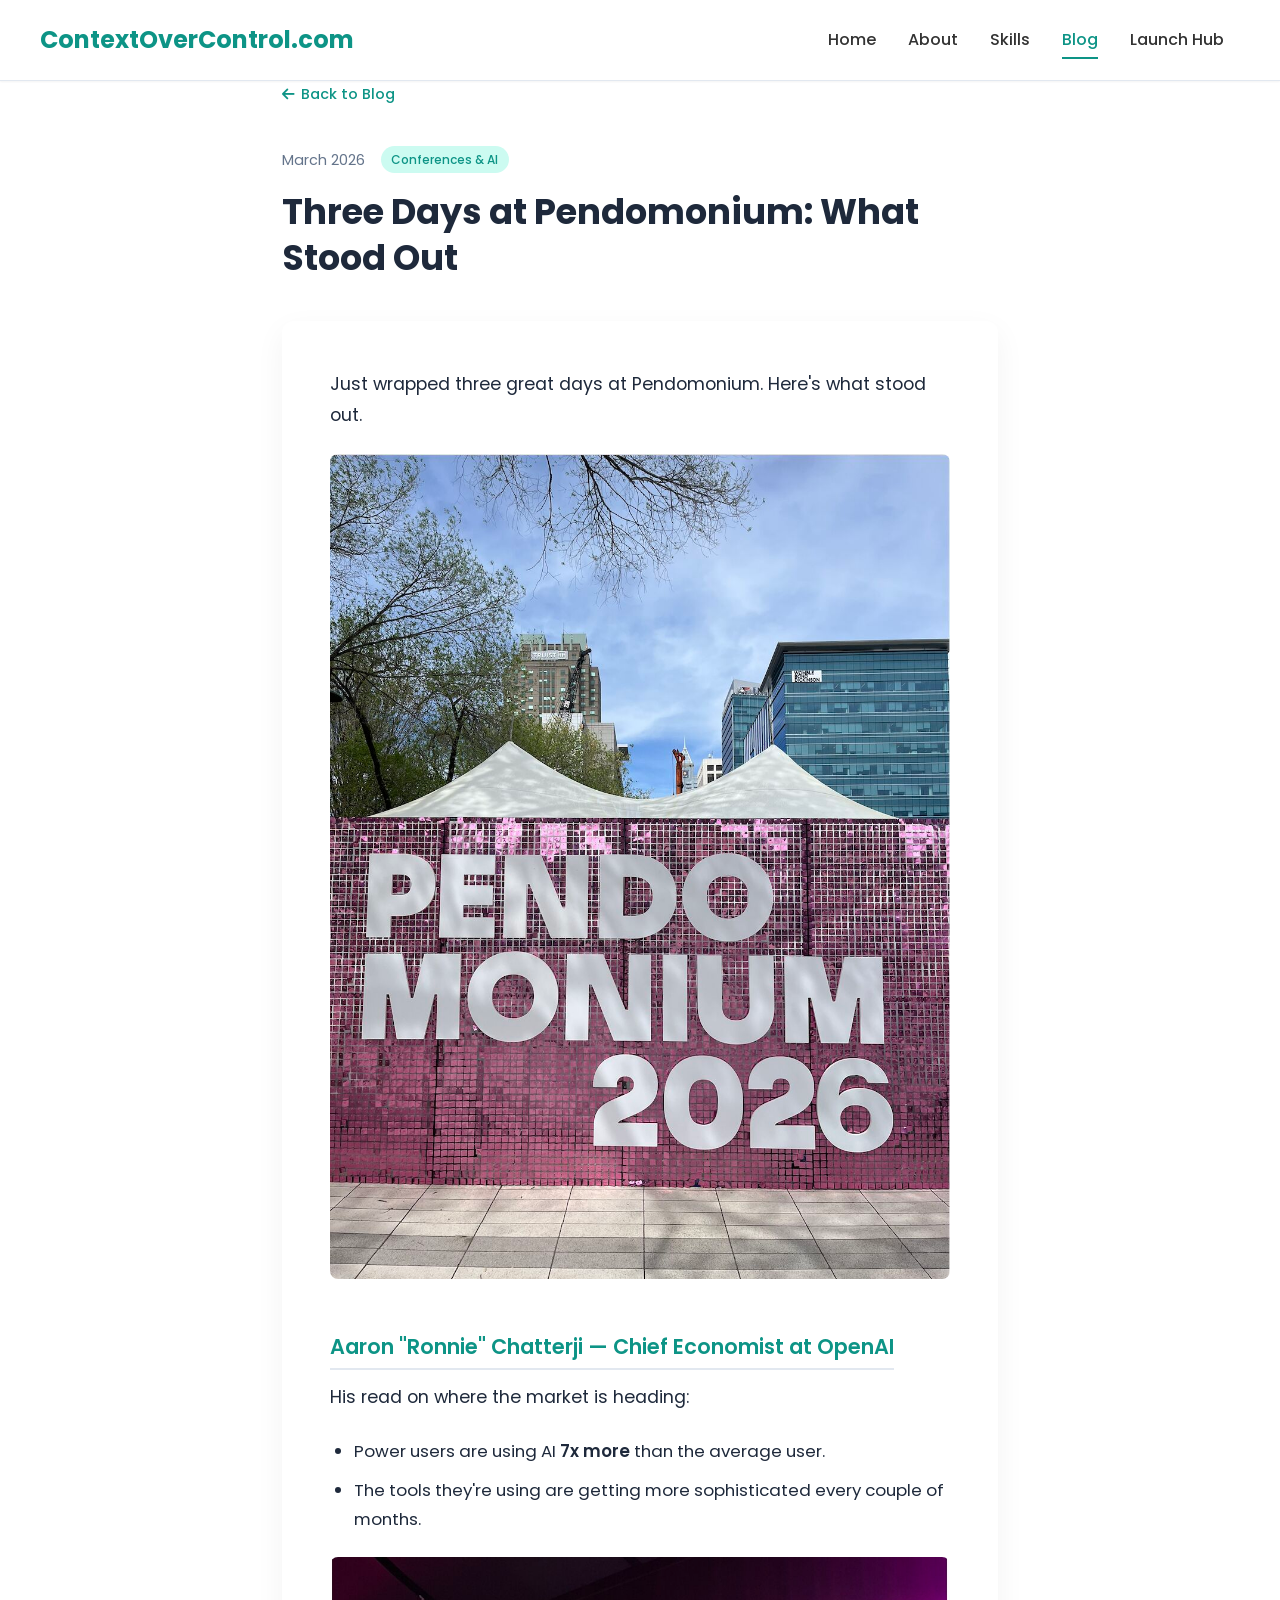
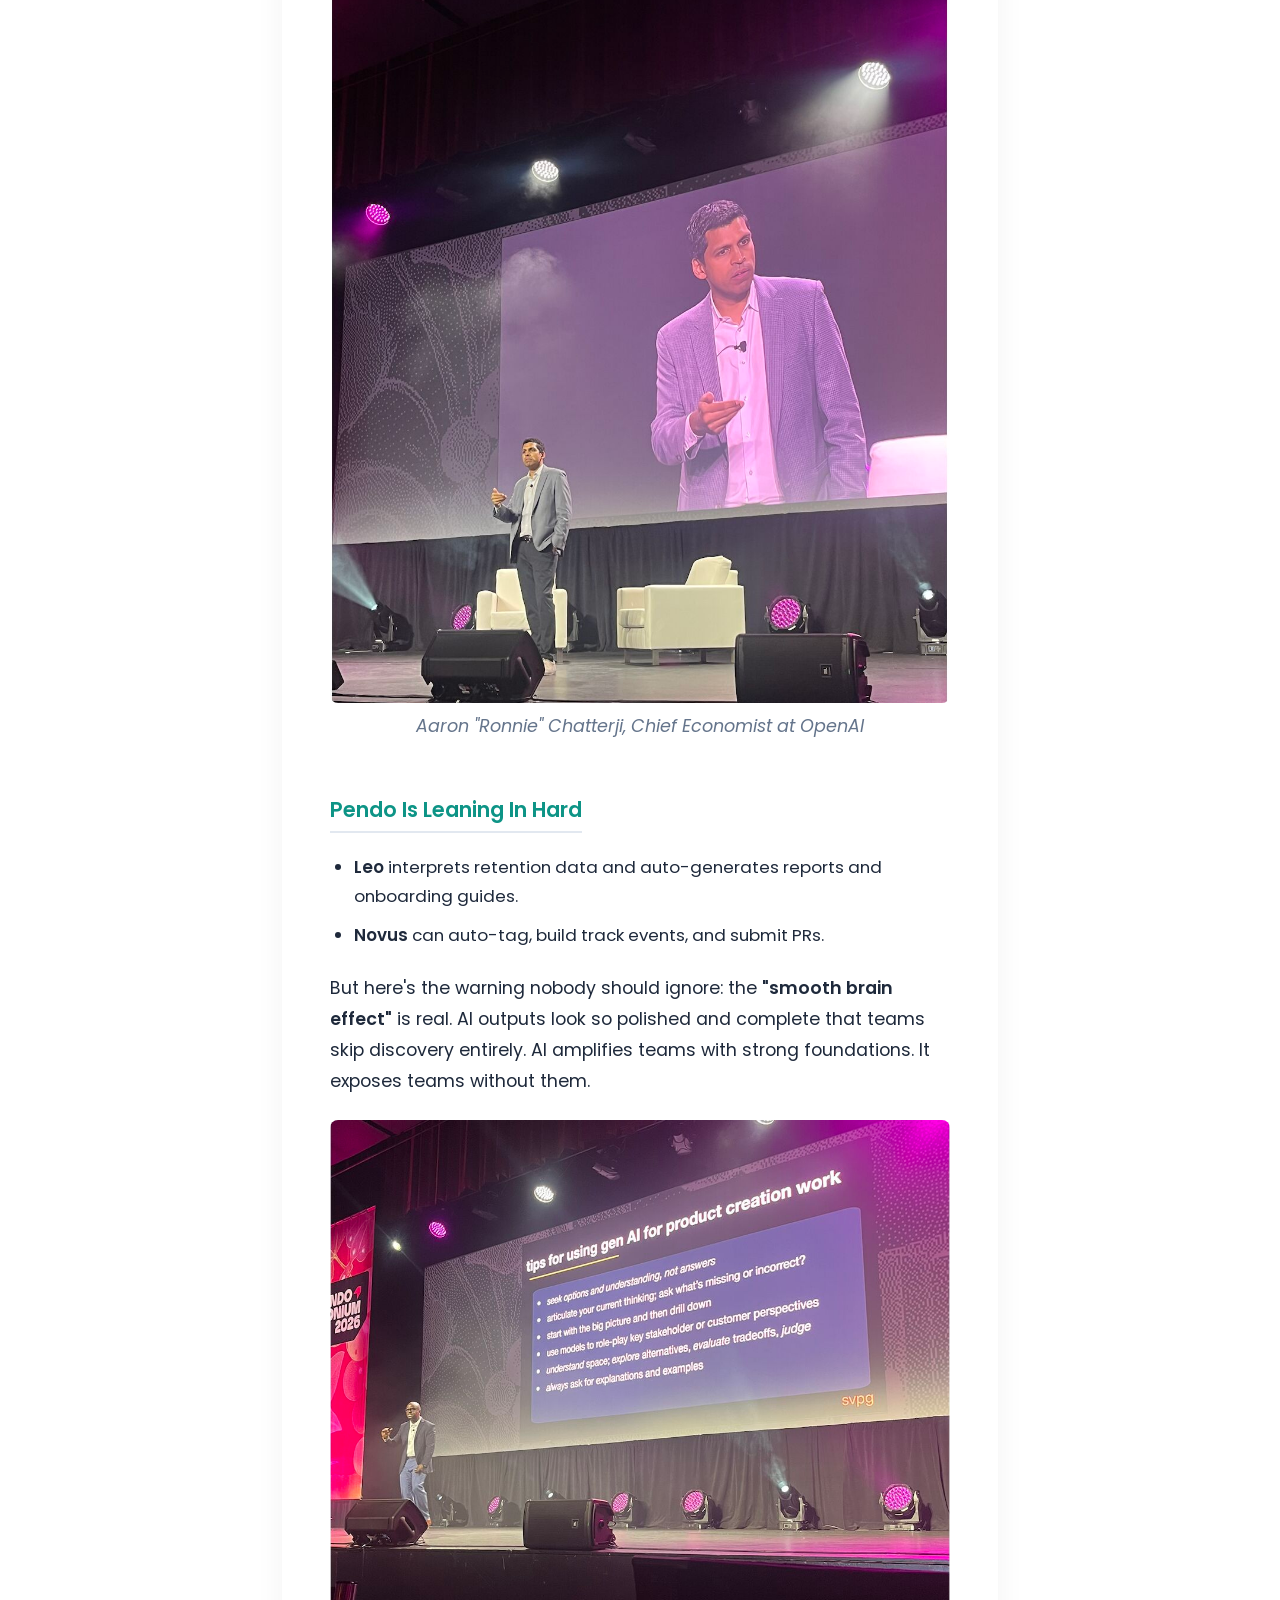
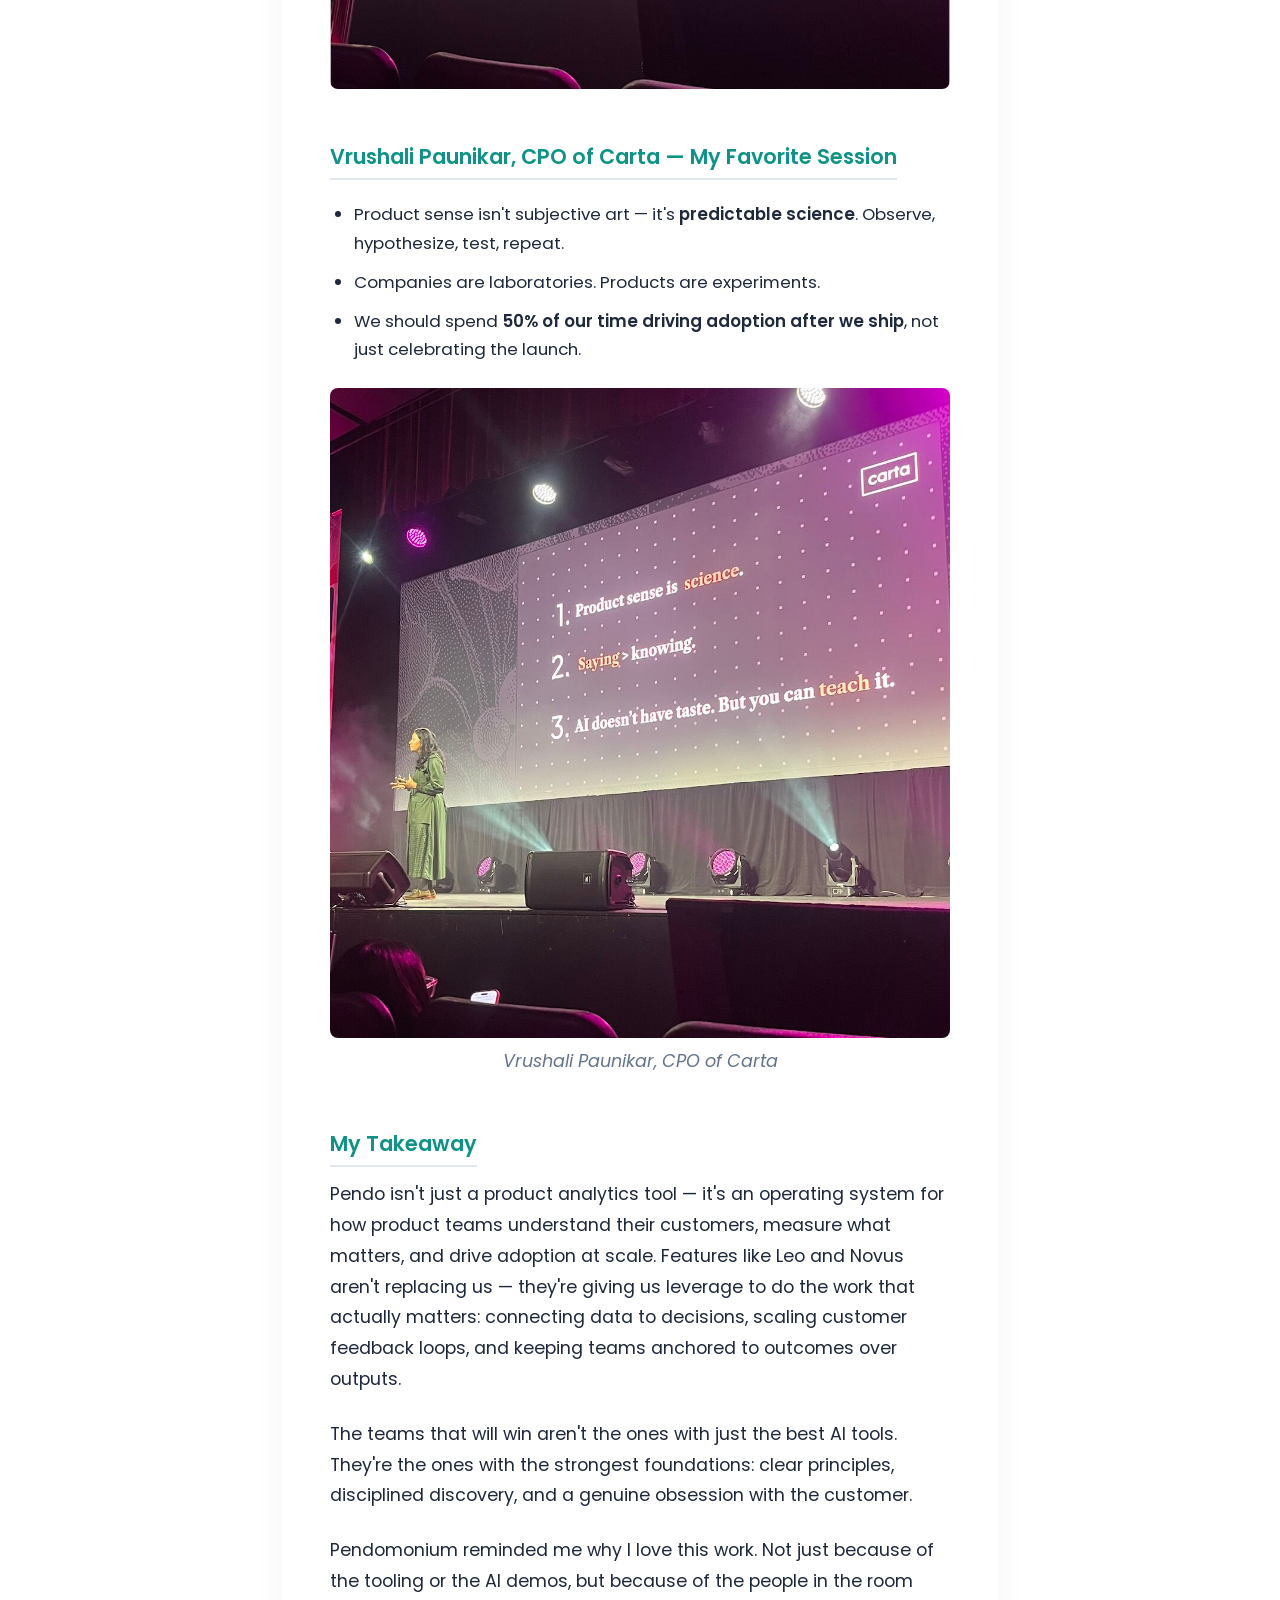
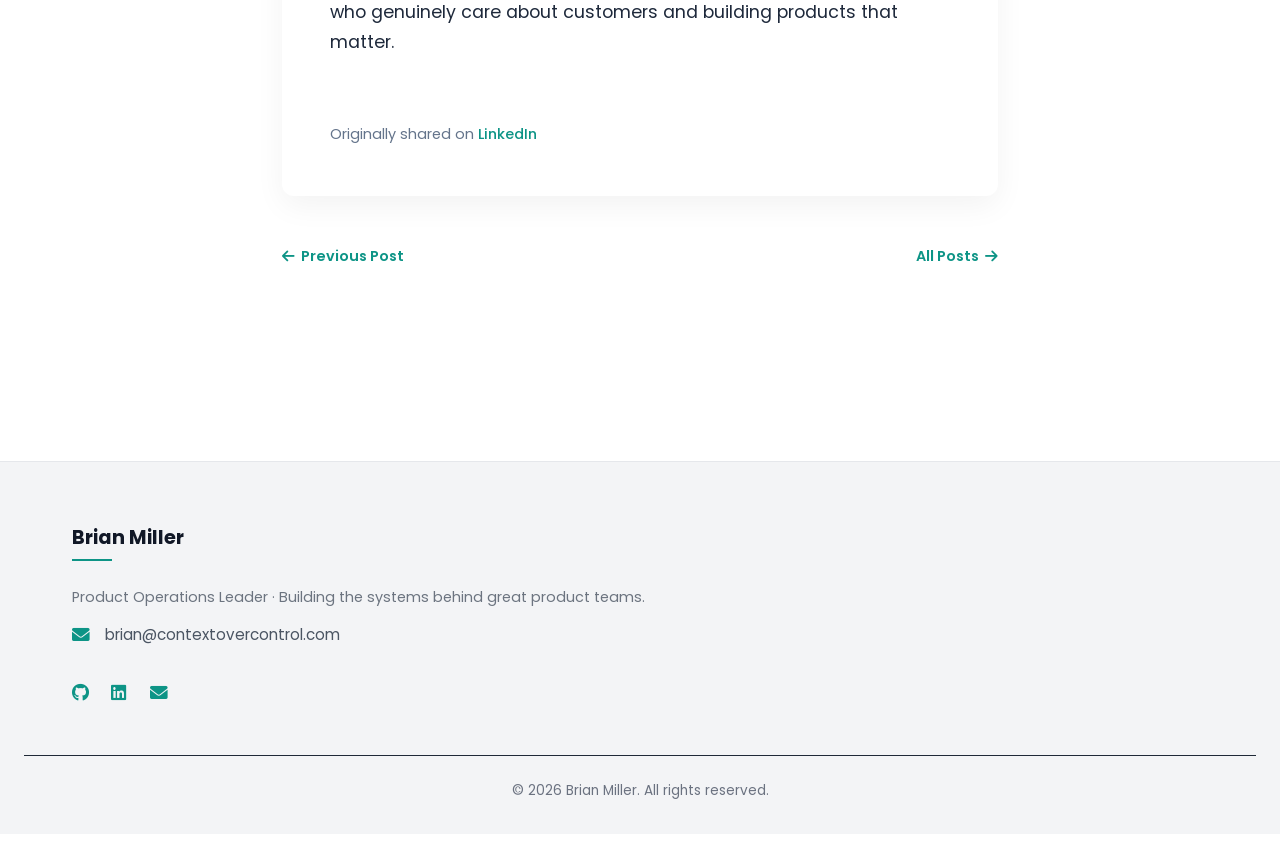
<file: blog/pendomonium.html>
<!DOCTYPE html>
<html lang="en">
<head>
    <meta charset="UTF-8">
    <meta name="viewport" content="width=device-width, initial-scale=1.0">
    <title>Three Days at Pendomonium: What Stood Out - Brian Miller</title>
    <link rel="icon" type="image/svg+xml" href="../favicon.svg">
    <link rel="stylesheet" href="../css/styles.css">
    <link rel="preconnect" href="https://fonts.googleapis.com">
    <link rel="preconnect" href="https://fonts.gstatic.com" crossorigin>
    <link href="https://fonts.googleapis.com/css2?family=Poppins:wght@300;400;500;600;700&display=swap" rel="stylesheet">
    <link rel="stylesheet" href="https://cdnjs.cloudflare.com/ajax/libs/font-awesome/6.0.0-beta3/css/all.min.css">
    <style>
        .post-section {
            max-width: 780px;
            margin: 0 auto;
            padding: 5rem 2rem 6rem;
        }

        .post-back {
            display: inline-flex;
            align-items: center;
            gap: 0.4rem;
            font-size: 0.9rem;
            color: var(--primary-color);
            text-decoration: none;
            font-weight: 500;
            margin-bottom: 2.5rem;
        }

        .post-back:hover { opacity: 0.75; }

        .post-meta {
            display: flex;
            align-items: center;
            gap: 1rem;
            margin-bottom: 1rem;
        }

        .post-date {
            font-size: 0.9rem;
            color: var(--text-light);
        }

        .post-tag {
            font-size: 0.75rem;
            background: var(--primary-light);
            color: var(--primary-color);
            padding: 0.2rem 0.65rem;
            border-radius: 20px;
            font-weight: 500;
        }

        .post-title {
            font-size: 2.2rem;
            font-weight: 700;
            color: var(--text-color);
            line-height: 1.3;
            margin-bottom: 2.5rem;
            font-family: 'Poppins', sans-serif;
        }

        .post-body {
            background: white;
            padding: 3rem;
            border-radius: 12px;
            box-shadow: 0 10px 30px rgba(0, 0, 0, 0.05);
            line-height: 1.8;
            color: var(--text-color);
        }

        .post-body p {
            font-size: 1.1rem;
            margin-bottom: 1.5rem;
            line-height: 1.75;
        }

        .post-body h2 {
            font-size: 1.3rem;
            font-weight: 600;
            color: var(--primary-color);
            margin: 2rem 0 0.75rem;
        }

        .post-body ul {
            margin: 0.5rem 0 1.5rem 1.5rem;
        }

        .post-body ul li {
            font-size: 1.05rem;
            margin-bottom: 0.65rem;
            line-height: 1.7;
        }

        .post-body blockquote {
            border-left: 4px solid var(--primary-color);
            margin: 1.5rem 0;
            padding: 0.75rem 1.5rem;
            background: var(--primary-light);
            border-radius: 0 8px 8px 0;
            font-style: italic;
            font-size: 1.05rem;
            color: var(--text-color);
        }

        .post-body strong { font-weight: 600; }

        .post-img {
            width: 100%;
            border-radius: 8px;
            margin: 1.5rem 0;
            display: block;
        }

        .post-img-caption {
            text-align: center;
            font-size: 0.85rem;
            color: var(--text-light);
            margin-top: -1rem;
            margin-bottom: 1.5rem;
            font-style: italic;
        }

        .post-attribution {
            margin-top: 2.5rem;
            padding-top: 1.5rem;
            border-top: 1px solid var(--border);
            font-size: 0.9rem;
            color: var(--text-light);
        }

        .post-attribution a {
            color: var(--primary-color);
            font-weight: 500;
        }

        .post-nav {
            margin-top: 3rem;
            display: flex;
            justify-content: space-between;
            align-items: center;
        }

        .post-nav a {
            font-size: 0.9rem;
            font-weight: 600;
            color: var(--primary-color);
            text-decoration: none;
            display: inline-flex;
            align-items: center;
            gap: 0.4rem;
        }

        .post-nav a:hover { opacity: 0.75; }

        @media (max-width: 768px) {
            .post-section { padding: 4rem 1rem; }
            .post-body { padding: 1.75rem; }
            .post-title { font-size: 1.7rem; }
        }
    </style>
</head>
<body>
    <!-- Header -->
    <header class="header">
        <div class="container">
            <nav class="nav">
                <a href="../index.html" class="logo">ContextOverControl.com</a>
                <ul class="nav-links">
                    <li><a href="../index.html">Home</a></li>
                    <li><a href="../about.html">About</a></li>
                    <li><a href="../skills.html">Skills</a></li>
                    <li><a href="../blog.html" class="active">Blog</a></li>
                    <li><a href="../launch-hub/" target="_blank" rel="noopener noreferrer">Launch Hub</a></li>
                </ul>
                <div class="nav-actions">
                    <button class="hamburger" aria-label="Menu" aria-expanded="false">
                        <span></span>
                        <span></span>
                        <span></span>
                    </button>
                </div>
            </nav>
        </div>
        <div class="nav-overlay"></div>
    </header>

    <section class="post-section">
        <a href="../blog.html" class="post-back"><i class="fas fa-arrow-left"></i> Back to Blog</a>

        <div class="post-meta">
            <span class="post-date">March 2026</span>
            <span class="post-tag">Conferences &amp; AI</span>
        </div>

        <h1 class="post-title">Three Days at Pendomonium: What Stood Out</h1>

        <div class="post-body">
            <p>Just wrapped three great days at Pendomonium. Here's what stood out.</p>

            <img src="../images/blog/pendomonium/photo-2.jpg" alt="Pendomonium 2026 sign" class="post-img">

            <h2>Aaron "Ronnie" Chatterji — Chief Economist at OpenAI</h2>
            <p>His read on where the market is heading:</p>
            <ul>
                <li>Power users are using AI <strong>7x more</strong> than the average user.</li>
                <li>The tools they're using are getting more sophisticated every couple of months.</li>
            </ul>

            <img src="../images/blog/pendomonium/photo-4.jpg" alt="Aaron 'Ronnie' Chatterji, Chief Economist at OpenAI, speaking at Pendomonium 2026" class="post-img">
            <p class="post-img-caption">Aaron "Ronnie" Chatterji, Chief Economist at OpenAI</p>

            <h2>Pendo Is Leaning In Hard</h2>
            <ul>
                <li><strong>Leo</strong> interprets retention data and auto-generates reports and onboarding guides.</li>
                <li><strong>Novus</strong> can auto-tag, build track events, and submit PRs.</li>
            </ul>
            <p>But here's the warning nobody should ignore: the <strong>"smooth brain effect"</strong> is real. AI outputs look so polished and complete that teams skip discovery entirely. AI amplifies teams with strong foundations. It exposes teams without them.</p>

            <img src="../images/blog/pendomonium/photo-3.jpg" alt="SVPG session: tips for using gen AI for product creation work" class="post-img">

            <h2>Vrushali Paunikar, CPO of Carta — My Favorite Session</h2>
            <ul>
                <li>Product sense isn't subjective art — it's <strong>predictable science</strong>. Observe, hypothesize, test, repeat.</li>
                <li>Companies are laboratories. Products are experiments.</li>
                <li>We should spend <strong>50% of our time driving adoption after we ship</strong>, not just celebrating the launch.</li>
            </ul>

            <img src="../images/blog/pendomonium/photo-1.jpg" alt="Vrushali Paunikar, CPO of Carta, on stage at Pendomonium" class="post-img">
            <p class="post-img-caption">Vrushali Paunikar, CPO of Carta</p>

            <h2>My Takeaway</h2>
            <p>Pendo isn't just a product analytics tool — it's an operating system for how product teams understand their customers, measure what matters, and drive adoption at scale. Features like Leo and Novus aren't replacing us — they're giving us leverage to do the work that actually matters: connecting data to decisions, scaling customer feedback loops, and keeping teams anchored to outcomes over outputs.</p>
            <p>The teams that will win aren't the ones with just the best AI tools. They're the ones with the strongest foundations: clear principles, disciplined discovery, and a genuine obsession with the customer.</p>
            <p>Pendomonium reminded me why I love this work. Not just because of the tooling or the AI demos, but because of the people in the room who genuinely care about customers and building products that matter.</p>

            <div class="post-attribution">
                Originally shared on <a href="https://www.linkedin.com/in/bjosephmiller/" target="_blank" rel="noopener noreferrer">LinkedIn</a>
            </div>
        </div>

        <div class="post-nav">
            <a href="project-hail-mary.html"><i class="fas fa-arrow-left"></i> Previous Post</a>
            <a href="../blog.html">All Posts <i class="fas fa-arrow-right"></i></a>
        </div>
    </section>

    <!-- Footer -->
    <footer class="footer">
        <div class="container">
            <div class="footer-content">
                <div class="footer-contact">
                    <h4>Brian Miller</h4>
                    <p style="font-size:0.9rem;opacity:0.8;margin-bottom:0.75rem;">Product Operations Leader &middot; Building the systems behind great product teams.</p>
                    <p><i class="fas fa-envelope"></i> brian@contextovercontrol.com</p>
                    <div class="social-links">
                        <a href="https://github.com/brian-miller-r" target="_blank" rel="noopener noreferrer" aria-label="GitHub"><i class="fab fa-github"></i></a>
                        <a href="https://www.linkedin.com/in/bjosephmiller/" target="_blank" rel="noopener noreferrer" aria-label="LinkedIn"><i class="fab fa-linkedin"></i></a>
                        <a href="mailto:brian@contextovercontrol.com" aria-label="Email"><i class="fas fa-envelope"></i></a>
                    </div>
                </div>
            </div>
            <div class="footer-bottom">
                <p>&copy; <span id="current-year"></span> Brian Miller. All rights reserved.</p>
            </div>
        </div>
    </footer>

    <button id="back-to-top" aria-label="Back to top">
        <i class="fas fa-arrow-up"></i>
    </button>

    <script src="../js/main.js"></script>
</body>
</html>
</file>
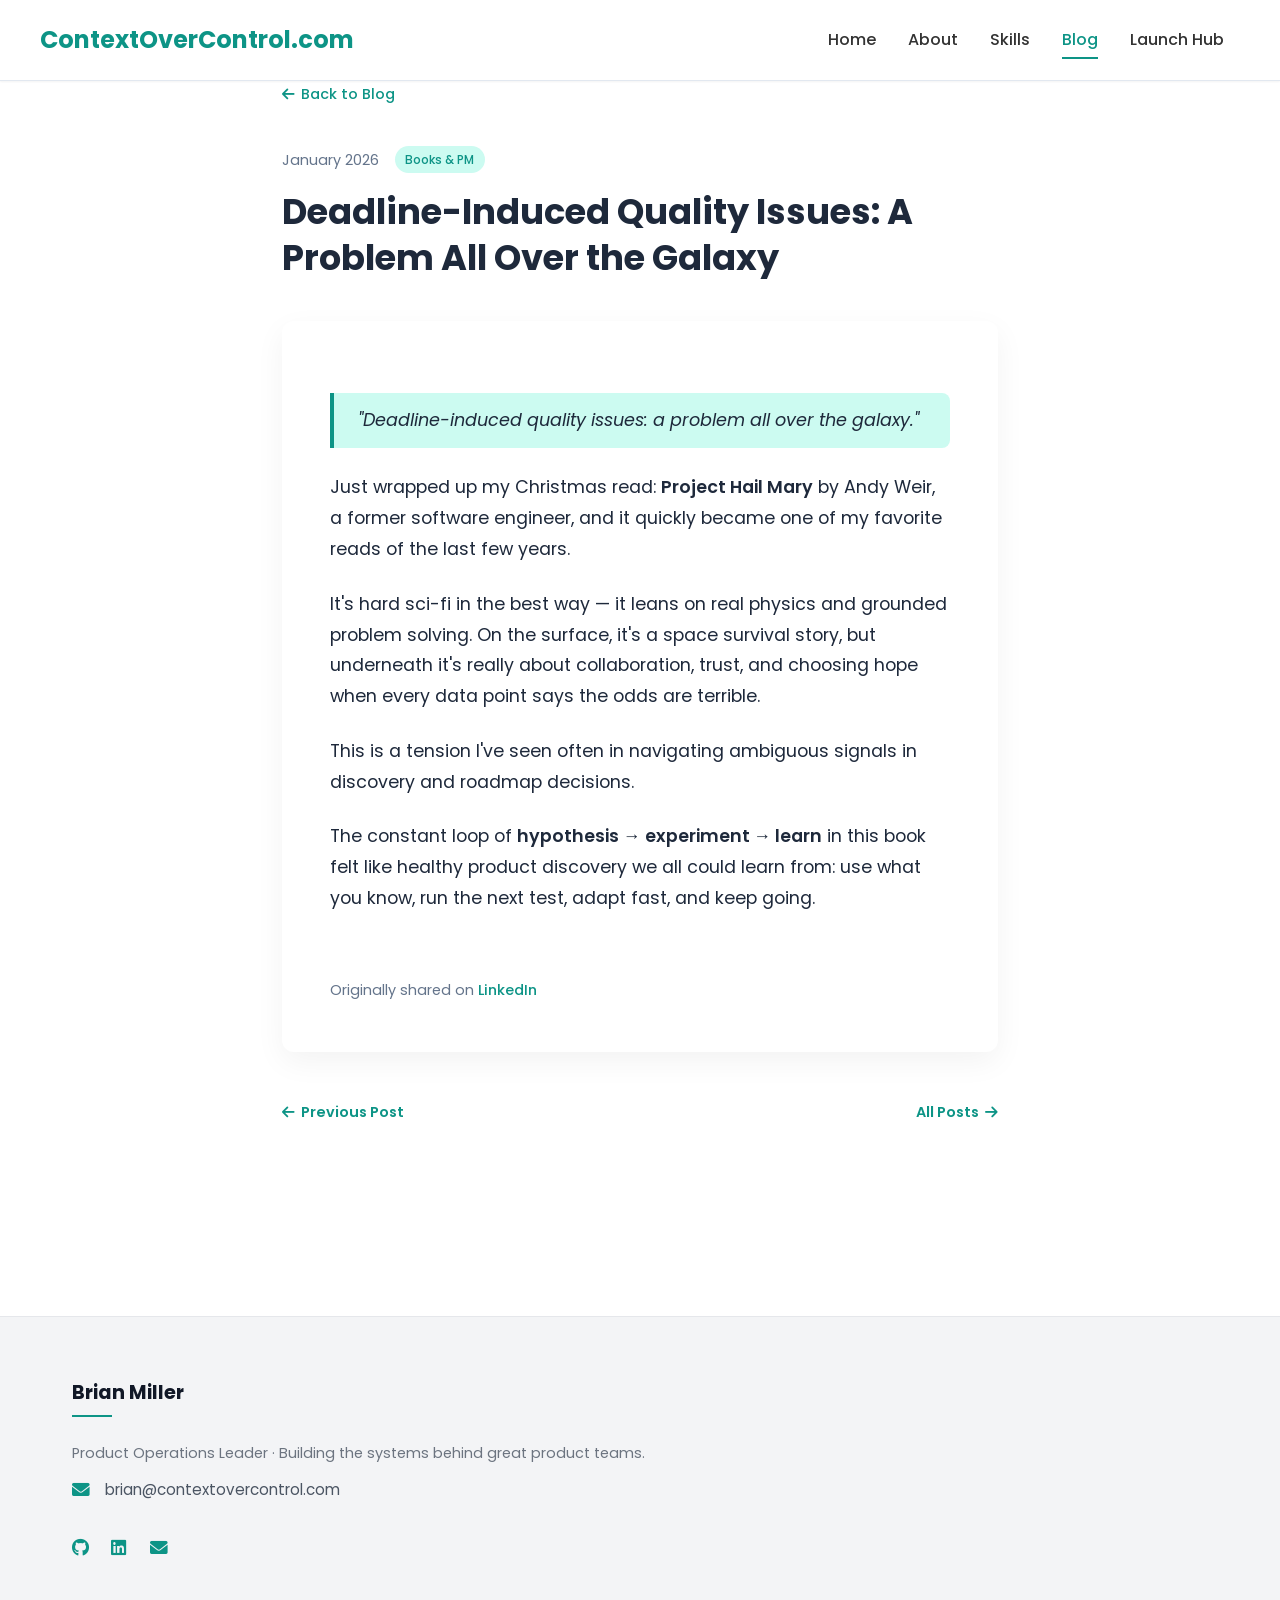
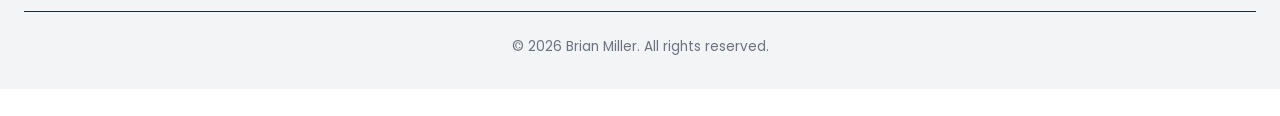
<file: blog/project-hail-mary.html>
<!DOCTYPE html>
<html lang="en">
<head>
    <meta charset="UTF-8">
    <meta name="viewport" content="width=device-width, initial-scale=1.0">
    <title>Deadline-Induced Quality Issues: A Problem All Over the Galaxy - Brian Miller</title>
    <link rel="icon" type="image/svg+xml" href="../favicon.svg">

    <link rel="stylesheet" href="../css/styles.css">
    <link rel="preconnect" href="https://fonts.googleapis.com">
    <link rel="preconnect" href="https://fonts.gstatic.com" crossorigin>
    <link href="https://fonts.googleapis.com/css2?family=Poppins:wght@300;400;500;600;700&display=swap" rel="stylesheet">
    <link rel="stylesheet" href="https://cdnjs.cloudflare.com/ajax/libs/font-awesome/6.0.0-beta3/css/all.min.css">
    <style>
        .post-section {
            max-width: 780px;
            margin: 0 auto;
            padding: 5rem 2rem 6rem;
        }

        .post-back {
            display: inline-flex;
            align-items: center;
            gap: 0.4rem;
            font-size: 0.9rem;
            color: var(--primary-color);
            text-decoration: none;
            font-weight: 500;
            margin-bottom: 2.5rem;
        }

        .post-back:hover { opacity: 0.75; }

        .post-meta {
            display: flex;
            align-items: center;
            gap: 1rem;
            margin-bottom: 1rem;
        }

        .post-date {
            font-size: 0.9rem;
            color: var(--text-light);
        }

        .post-tag {
            font-size: 0.75rem;
            background: var(--primary-light);
            color: var(--primary-color);
            padding: 0.2rem 0.65rem;
            border-radius: 20px;
            font-weight: 500;
        }

        .post-title {
            font-size: 2.2rem;
            font-weight: 700;
            color: var(--text-color);
            line-height: 1.3;
            margin-bottom: 2.5rem;
            font-family: 'Poppins', sans-serif;
        }

        .post-body {
            background: white;
            padding: 3rem;
            border-radius: 12px;
            box-shadow: 0 10px 30px rgba(0, 0, 0, 0.05);
            line-height: 1.8;
            color: var(--text-color);
        }

        .post-body p {
            font-size: 1.1rem;
            margin-bottom: 1.5rem;
            line-height: 1.75;
        }

        .post-body blockquote {
            border-left: 4px solid var(--primary-color);
            margin: 1.5rem 0;
            padding: 0.75rem 1.5rem;
            background: var(--primary-light);
            border-radius: 0 8px 8px 0;
            font-style: italic;
            font-size: 1.1rem;
            color: var(--text-color);
        }

        .post-body a {
            color: var(--primary-color);
            font-weight: 500;
        }

        .post-body a:hover { opacity: 0.75; }

        .post-body strong { font-weight: 600; }

        .post-attribution {
            margin-top: 2.5rem;
            padding-top: 1.5rem;
            border-top: 1px solid var(--border);
            font-size: 0.9rem;
            color: var(--text-light);
        }

        .post-attribution a {
            color: var(--primary-color);
            font-weight: 500;
        }

        .post-nav {
            margin-top: 3rem;
            display: flex;
            justify-content: space-between;
            align-items: center;
        }

        .post-nav a {
            font-size: 0.9rem;
            font-weight: 600;
            color: var(--primary-color);
            text-decoration: none;
            display: inline-flex;
            align-items: center;
            gap: 0.4rem;
        }

        .post-nav a:hover { opacity: 0.75; }

        @media (max-width: 768px) {
            .post-section { padding: 4rem 1rem; }
            .post-body { padding: 1.75rem; }
            .post-title { font-size: 1.7rem; }
        }
    </style>
</head>
<body>
    <!-- Header -->
    <header class="header">
        <div class="container">
            <nav class="nav">
                <a href="../index.html" class="logo">ContextOverControl.com</a>
                <ul class="nav-links">
                    <li><a href="../index.html">Home</a></li>
                    <li><a href="../about.html">About</a></li>
                    <li><a href="../skills.html">Skills</a></li>
                    <li><a href="../blog.html" class="active">Blog</a></li>
                    <li><a href="../launch-hub/" target="_blank" rel="noopener noreferrer">Launch Hub</a></li>
                </ul>
                <div class="nav-actions">
                    <button class="hamburger" aria-label="Menu" aria-expanded="false">
                        <span></span>
                        <span></span>
                        <span></span>
                    </button>
                </div>
            </nav>
        </div>
        <div class="nav-overlay"></div>
    </header>

    <section class="post-section">
        <a href="../blog.html" class="post-back"><i class="fas fa-arrow-left"></i> Back to Blog</a>

        <div class="post-meta">
            <span class="post-date">January 2026</span>
            <span class="post-tag">Books &amp; PM</span>
        </div>

        <h1 class="post-title">Deadline-Induced Quality Issues: A Problem All Over the Galaxy</h1>

        <div class="post-body">
            <blockquote>"Deadline-induced quality issues: a problem all over the galaxy."</blockquote>

            <p>Just wrapped up my Christmas read: <strong>Project Hail Mary</strong> by Andy Weir, a former software engineer, and it quickly became one of my favorite reads of the last few years.</p>

            <p>It's hard sci-fi in the best way — it leans on real physics and grounded problem solving. On the surface, it's a space survival story, but underneath it's really about collaboration, trust, and choosing hope when every data point says the odds are terrible.</p>

            <p>This is a tension I've seen often in navigating ambiguous signals in discovery and roadmap decisions.</p>

            <p>The constant loop of <strong>hypothesis → experiment → learn</strong> in this book felt like healthy product discovery we all could learn from: use what you know, run the next test, adapt fast, and keep going.</p>

            <div class="post-attribution">
                Originally shared on <a href="https://www.linkedin.com/in/bjosephmiller/" target="_blank" rel="noopener noreferrer">LinkedIn</a>
            </div>
        </div>

        <div class="post-nav">
            <a href="sabbatical.html"><i class="fas fa-arrow-left"></i> Previous Post</a>
            <a href="../blog.html">All Posts <i class="fas fa-arrow-right"></i></a>
        </div>
    </section>

    <!-- Footer -->
    <footer class="footer">
        <div class="container">
            <div class="footer-content">
                <div class="footer-contact">
                    <h4>Brian Miller</h4>
                    <p style="font-size:0.9rem;opacity:0.8;margin-bottom:0.75rem;">Product Operations Leader &middot; Building the systems behind great product teams.</p>
                    <p><i class="fas fa-envelope"></i> brian@contextovercontrol.com</p>
                    <div class="social-links">
                        <a href="https://github.com/brian-miller-r" target="_blank" rel="noopener noreferrer" aria-label="GitHub"><i class="fab fa-github"></i></a>
                        <a href="https://www.linkedin.com/in/bjosephmiller/" target="_blank" rel="noopener noreferrer" aria-label="LinkedIn"><i class="fab fa-linkedin"></i></a>
                        <a href="mailto:brian@contextovercontrol.com" aria-label="Email"><i class="fas fa-envelope"></i></a>
                    </div>
                </div>
            </div>
            <div class="footer-bottom">
                <p>&copy; <span id="current-year"></span> Brian Miller. All rights reserved.</p>
            </div>
        </div>
    </footer>

    <button id="back-to-top" aria-label="Back to top">
        <i class="fas fa-arrow-up"></i>
    </button>

    <script src="../js/main.js"></script>
</body>
</html>
</file>
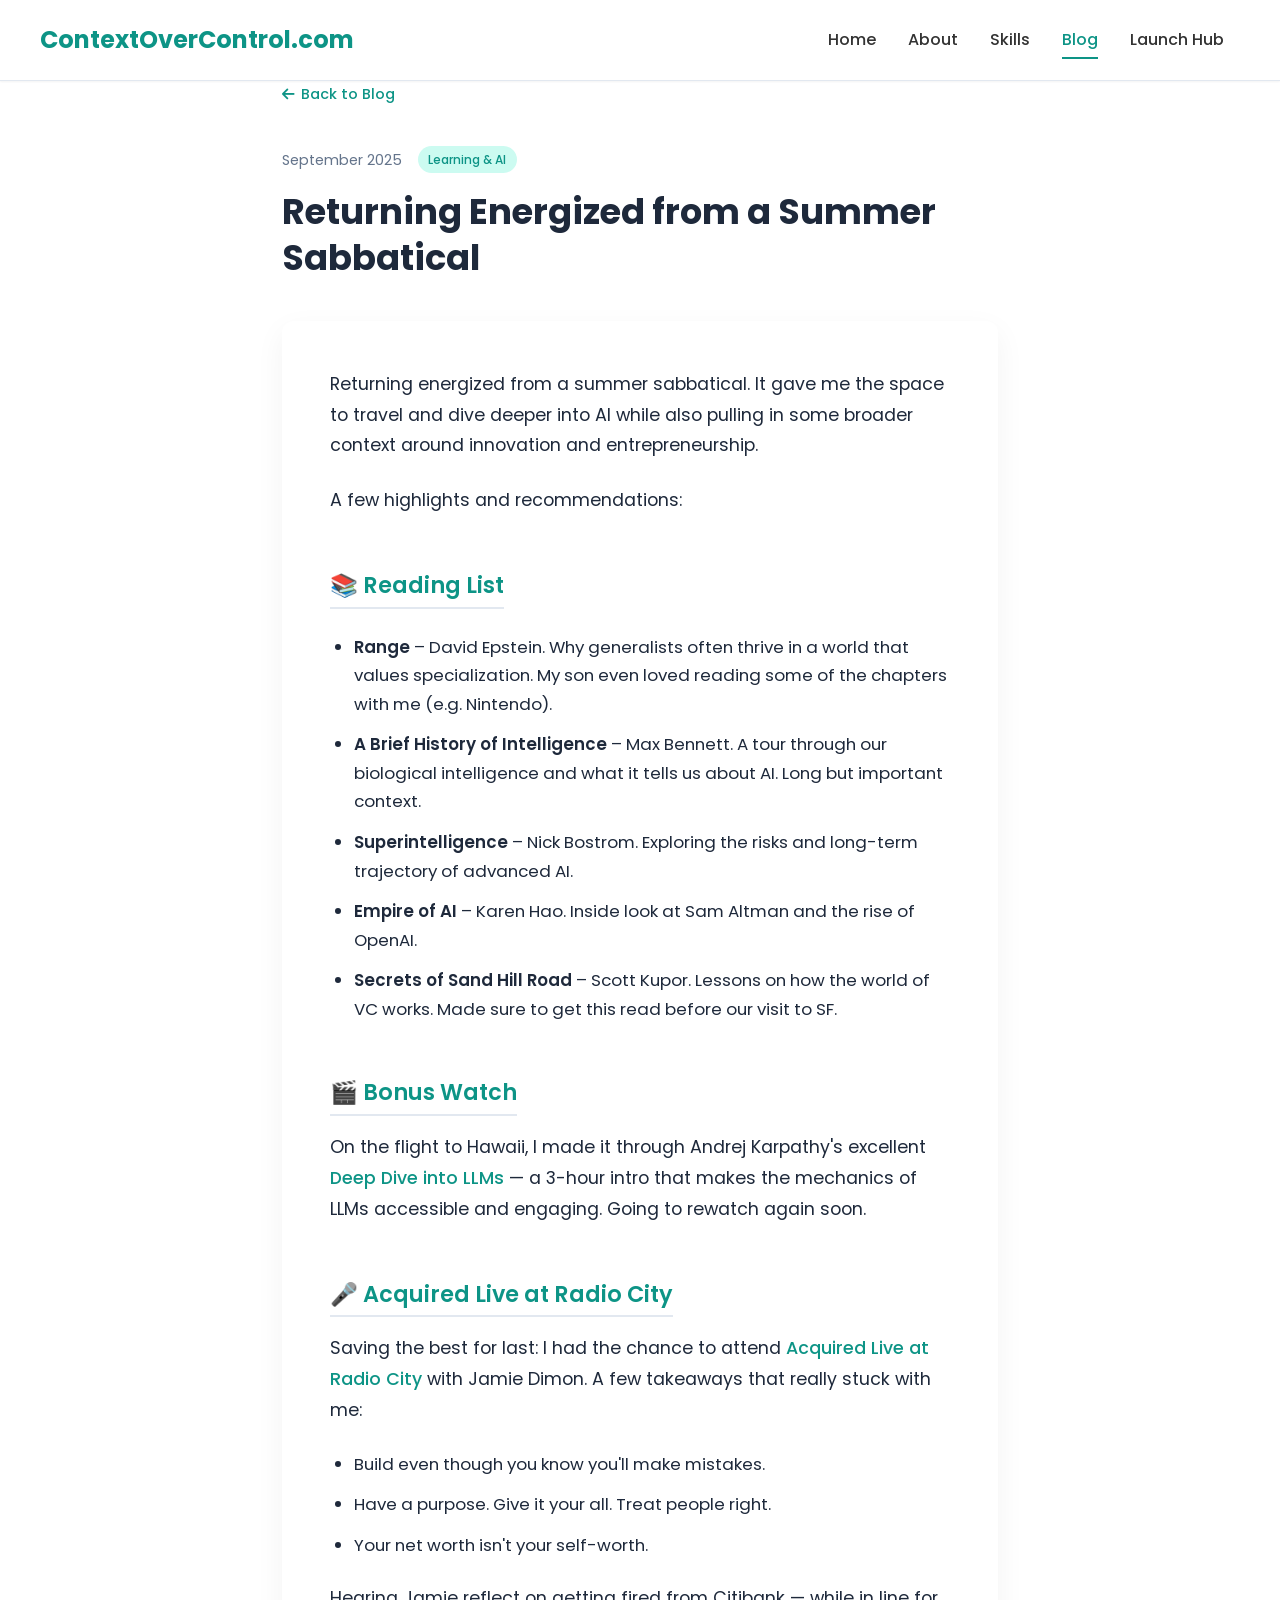
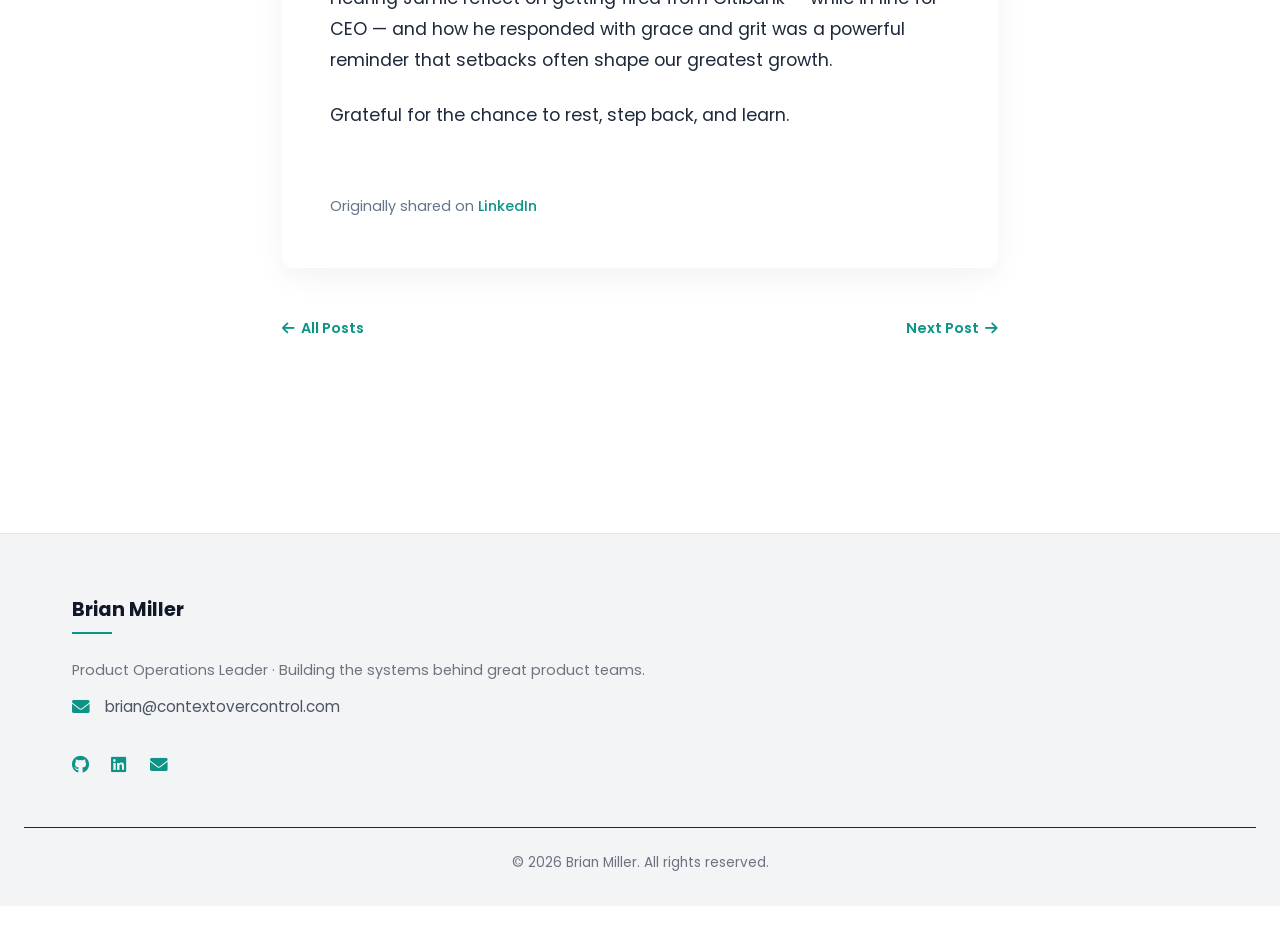
<file: blog/sabbatical.html>
<!DOCTYPE html>
<html lang="en">
<head>
    <meta charset="UTF-8">
    <meta name="viewport" content="width=device-width, initial-scale=1.0">
    <title>Returning Energized from a Summer Sabbatical - Brian Miller</title>
    <link rel="icon" type="image/svg+xml" href="../favicon.svg">

    <link rel="stylesheet" href="../css/styles.css">
    <link rel="preconnect" href="https://fonts.googleapis.com">
    <link rel="preconnect" href="https://fonts.gstatic.com" crossorigin>
    <link href="https://fonts.googleapis.com/css2?family=Poppins:wght@300;400;500;600;700&display=swap" rel="stylesheet">
    <link rel="stylesheet" href="https://cdnjs.cloudflare.com/ajax/libs/font-awesome/6.0.0-beta3/css/all.min.css">
    <style>
        .post-section {
            max-width: 780px;
            margin: 0 auto;
            padding: 5rem 2rem 6rem;
        }

        .post-back {
            display: inline-flex;
            align-items: center;
            gap: 0.4rem;
            font-size: 0.9rem;
            color: var(--primary-color);
            text-decoration: none;
            font-weight: 500;
            margin-bottom: 2.5rem;
        }

        .post-back:hover { opacity: 0.75; }

        .post-meta {
            display: flex;
            align-items: center;
            gap: 1rem;
            margin-bottom: 1rem;
        }

        .post-date {
            font-size: 0.9rem;
            color: var(--text-light);
        }

        .post-tag {
            font-size: 0.75rem;
            background: var(--primary-light);
            color: var(--primary-color);
            padding: 0.2rem 0.65rem;
            border-radius: 20px;
            font-weight: 500;
        }

        .post-title {
            font-size: 2.2rem;
            font-weight: 700;
            color: var(--text-color);
            line-height: 1.3;
            margin-bottom: 2.5rem;
            font-family: 'Poppins', sans-serif;
        }

        .post-body {
            background: white;
            padding: 3rem;
            border-radius: 12px;
            box-shadow: 0 10px 30px rgba(0, 0, 0, 0.05);
            line-height: 1.8;
            color: var(--text-color);
        }

        .post-body p {
            font-size: 1.1rem;
            margin-bottom: 1.5rem;
            line-height: 1.75;
        }

        .post-body h2 {
            font-size: 1.4rem;
            font-weight: 600;
            color: var(--primary-color);
            margin: 2rem 0 1rem;
        }

        .post-body ul {
            margin: 0.5rem 0 1.5rem 1.5rem;
        }

        .post-body ul li {
            font-size: 1.05rem;
            margin-bottom: 0.75rem;
            line-height: 1.7;
        }

        .post-body a {
            color: var(--primary-color);
            font-weight: 500;
        }

        .post-body a:hover { opacity: 0.75; }

        .post-body strong { font-weight: 600; }

        .post-attribution {
            margin-top: 2.5rem;
            padding-top: 1.5rem;
            border-top: 1px solid var(--border);
            font-size: 0.9rem;
            color: var(--text-light);
        }

        .post-attribution a {
            color: var(--primary-color);
            font-weight: 500;
        }

        .post-nav {
            margin-top: 3rem;
            display: flex;
            justify-content: space-between;
            align-items: center;
        }

        .post-nav a {
            font-size: 0.9rem;
            font-weight: 600;
            color: var(--primary-color);
            text-decoration: none;
            display: inline-flex;
            align-items: center;
            gap: 0.4rem;
        }

        .post-nav a:hover { opacity: 0.75; }

        @media (max-width: 768px) {
            .post-section { padding: 4rem 1rem; }
            .post-body { padding: 1.75rem; }
            .post-title { font-size: 1.7rem; }
        }
    </style>
</head>
<body>
    <!-- Header -->
    <header class="header">
        <div class="container">
            <nav class="nav">
                <a href="../index.html" class="logo">ContextOverControl.com</a>
                <ul class="nav-links">
                    <li><a href="../index.html">Home</a></li>
                    <li><a href="../about.html">About</a></li>
                    <li><a href="../skills.html">Skills</a></li>
                    <li><a href="../blog.html" class="active">Blog</a></li>
                    <li><a href="../launch-hub/" target="_blank" rel="noopener noreferrer">Launch Hub</a></li>
                </ul>
                <div class="nav-actions">
                    <button class="hamburger" aria-label="Menu" aria-expanded="false">
                        <span></span>
                        <span></span>
                        <span></span>
                    </button>
                </div>
            </nav>
        </div>
        <div class="nav-overlay"></div>
    </header>

    <section class="post-section">
        <a href="../blog.html" class="post-back"><i class="fas fa-arrow-left"></i> Back to Blog</a>

        <div class="post-meta">
            <span class="post-date">September 2025</span>
            <span class="post-tag">Learning &amp; AI</span>
        </div>

        <h1 class="post-title">Returning Energized from a Summer Sabbatical</h1>

        <div class="post-body">
            <p>Returning energized from a summer sabbatical. It gave me the space to travel and dive deeper into AI while also pulling in some broader context around innovation and entrepreneurship.</p>

            <p>A few highlights and recommendations:</p>

            <h2>📚 Reading List</h2>
            <ul>
                <li><strong>Range</strong> – David Epstein. Why generalists often thrive in a world that values specialization. My son even loved reading some of the chapters with me (e.g. Nintendo).</li>
                <li><strong>A Brief History of Intelligence</strong> – Max Bennett. A tour through our biological intelligence and what it tells us about AI. Long but important context.</li>
                <li><strong>Superintelligence</strong> – Nick Bostrom. Exploring the risks and long-term trajectory of advanced AI.</li>
                <li><strong>Empire of AI</strong> – Karen Hao. Inside look at Sam Altman and the rise of OpenAI.</li>
                <li><strong>Secrets of Sand Hill Road</strong> – Scott Kupor. Lessons on how the world of VC works. Made sure to get this read before our visit to SF.</li>
            </ul>

            <h2>🎬 Bonus Watch</h2>
            <p>On the flight to Hawaii, I made it through Andrej Karpathy's excellent <a href="https://youtu.be/7xTGNNLPyMI?si=5iKI-3muEgCubTbH" target="_blank" rel="noopener noreferrer">Deep Dive into LLMs</a> — a 3-hour intro that makes the mechanics of LLMs accessible and engaging. Going to rewatch again soon.</p>

            <h2>🎤 Acquired Live at Radio City</h2>
            <p>Saving the best for last: I had the chance to attend <a href="https://youtu.be/AR_1IPhzAtU?si=PwdP9zT8gQBWQrSi" target="_blank" rel="noopener noreferrer">Acquired Live at Radio City</a> with Jamie Dimon. A few takeaways that really stuck with me:</p>
            <ul>
                <li>Build even though you know you'll make mistakes.</li>
                <li>Have a purpose. Give it your all. Treat people right.</li>
                <li>Your net worth isn't your self-worth.</li>
            </ul>
            <p>Hearing Jamie reflect on getting fired from Citibank — while in line for CEO — and how he responded with grace and grit was a powerful reminder that setbacks often shape our greatest growth.</p>

            <p>Grateful for the chance to rest, step back, and learn.</p>

            <div class="post-attribution">
                Originally shared on <a href="https://www.linkedin.com/in/bjosephmiller/" target="_blank" rel="noopener noreferrer">LinkedIn</a>
            </div>
        </div>

        <div class="post-nav">
            <a href="../blog.html"><i class="fas fa-arrow-left"></i> All Posts</a>
            <a href="project-hail-mary.html">Next Post <i class="fas fa-arrow-right"></i></a>
        </div>
    </section>

    <!-- Footer -->
    <footer class="footer">
        <div class="container">
            <div class="footer-content">
                <div class="footer-contact">
                    <h4>Brian Miller</h4>
                    <p style="font-size:0.9rem;opacity:0.8;margin-bottom:0.75rem;">Product Operations Leader &middot; Building the systems behind great product teams.</p>
                    <p><i class="fas fa-envelope"></i> brian@contextovercontrol.com</p>
                    <div class="social-links">
                        <a href="https://github.com/brian-miller-r" target="_blank" rel="noopener noreferrer" aria-label="GitHub"><i class="fab fa-github"></i></a>
                        <a href="https://www.linkedin.com/in/bjosephmiller/" target="_blank" rel="noopener noreferrer" aria-label="LinkedIn"><i class="fab fa-linkedin"></i></a>
                        <a href="mailto:brian@contextovercontrol.com" aria-label="Email"><i class="fas fa-envelope"></i></a>
                    </div>
                </div>
            </div>
            <div class="footer-bottom">
                <p>&copy; <span id="current-year"></span> Brian Miller. All rights reserved.</p>
            </div>
        </div>
    </footer>

    <button id="back-to-top" aria-label="Back to top">
        <i class="fas fa-arrow-up"></i>
    </button>

    <script src="../js/main.js"></script>
</body>
</html>
</file>
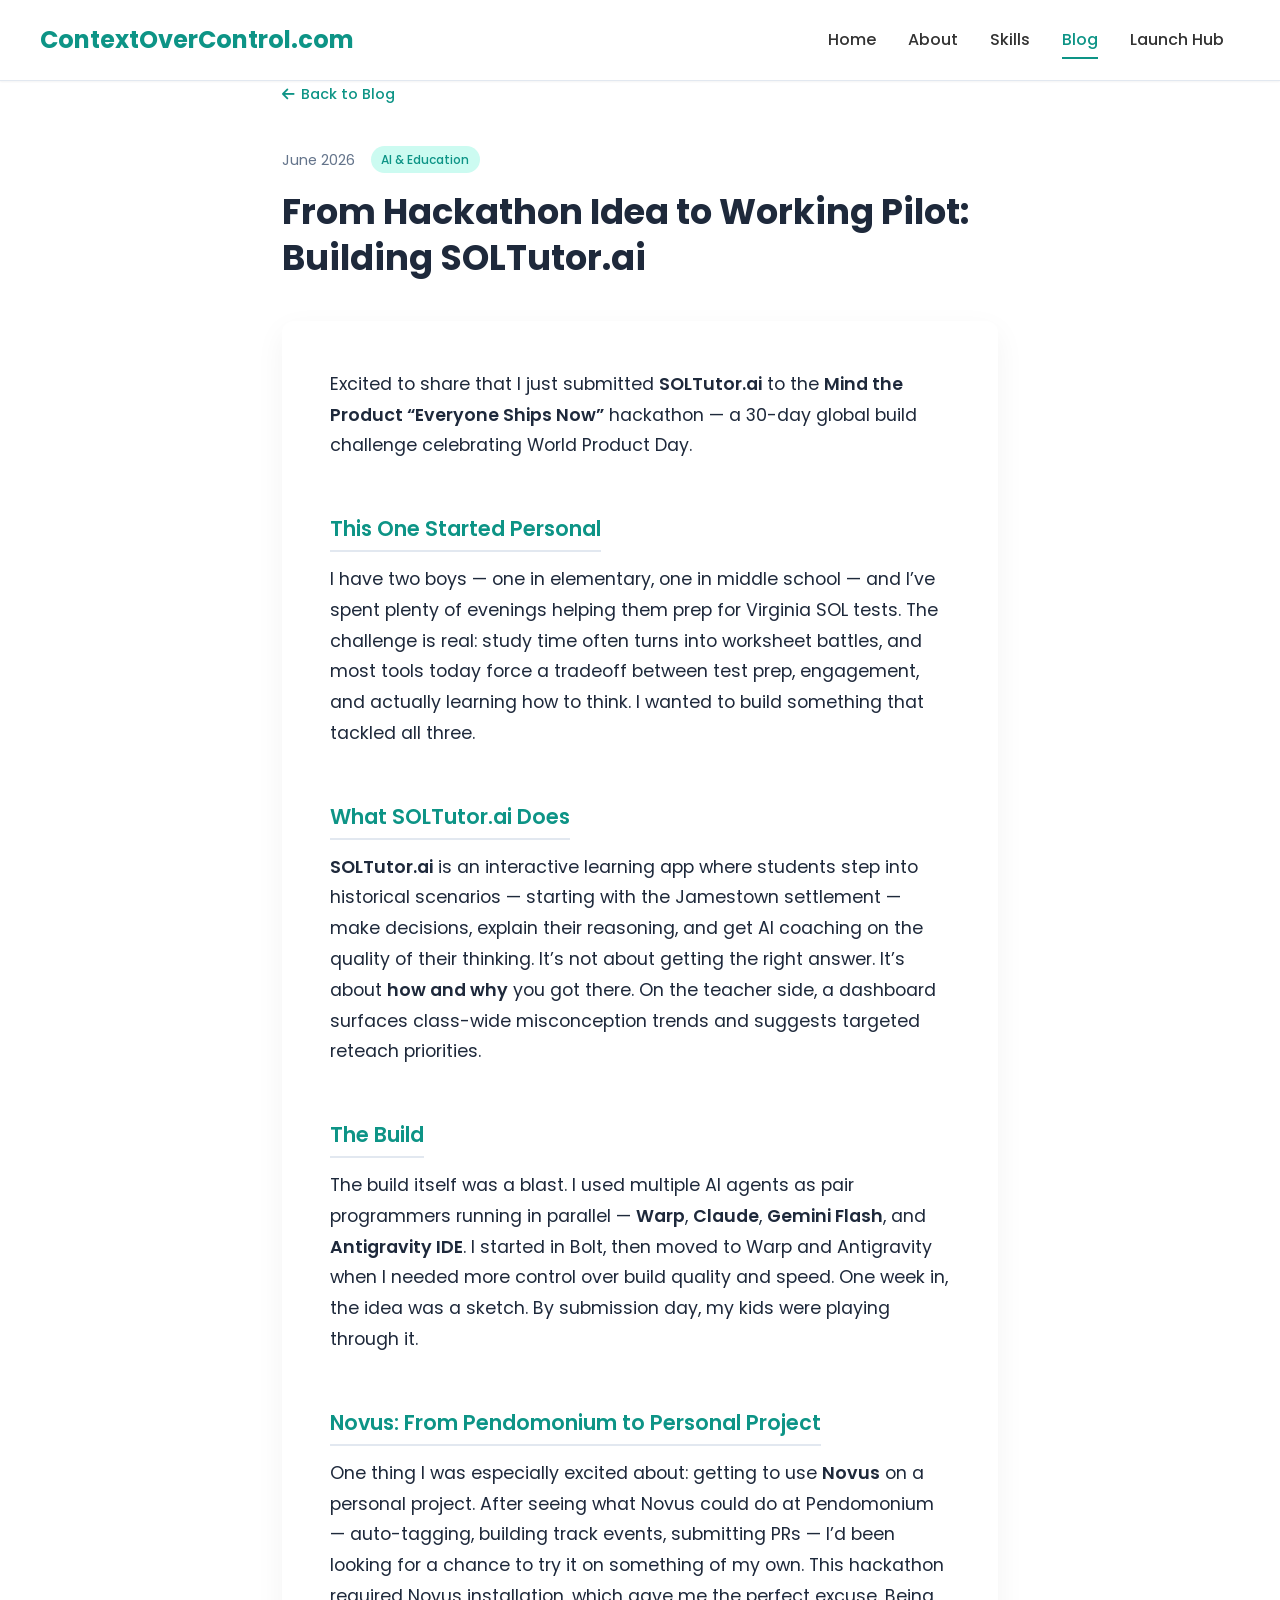
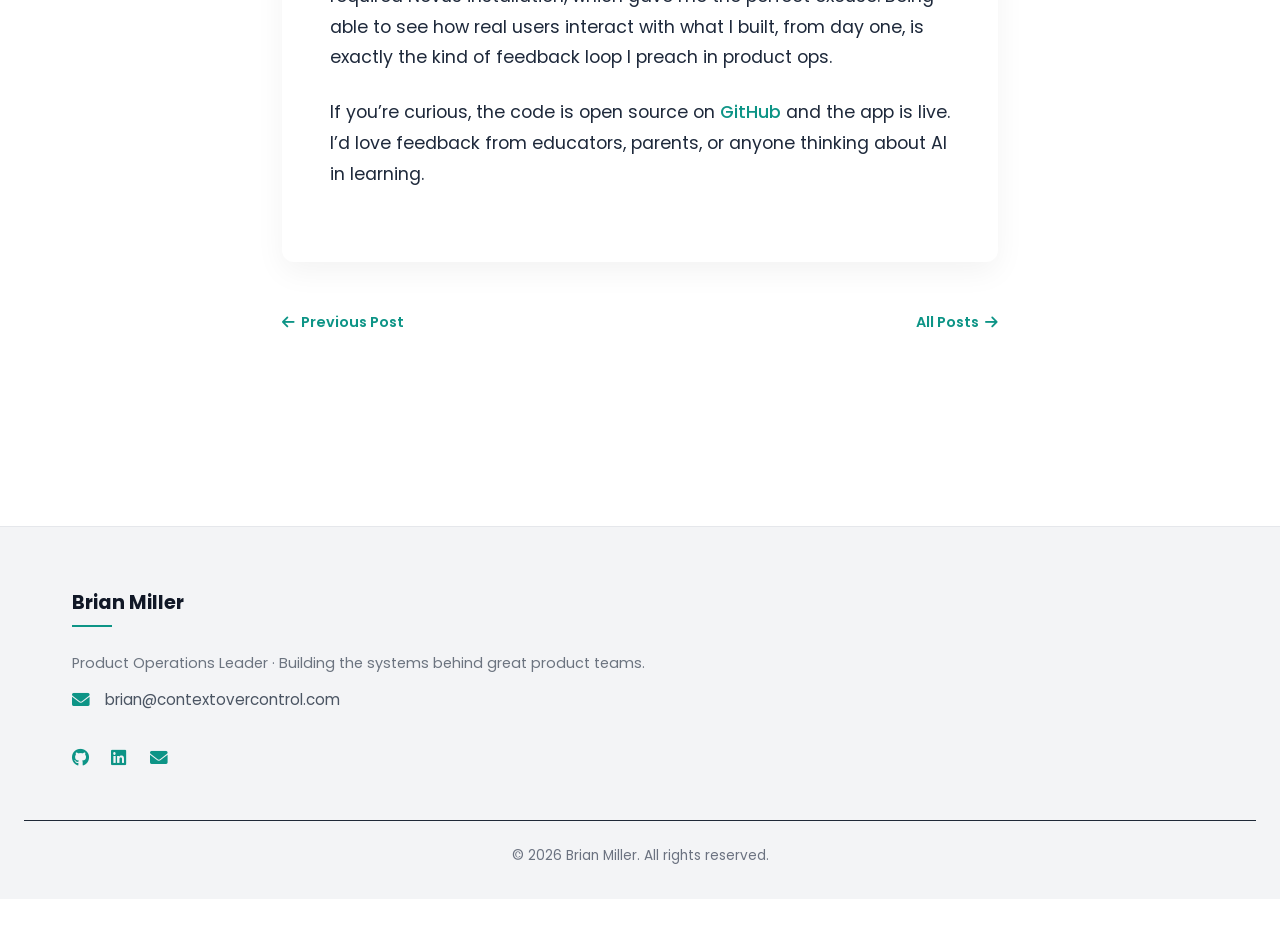
<file: blog/soltutor.html>
<!DOCTYPE html>
<html lang="en">
<head>
    <meta charset="UTF-8">
    <meta name="viewport" content="width=device-width, initial-scale=1.0">
    <title>From Hackathon Idea to Working Pilot: Building SOLTutor.ai - Brian Miller</title>
    <link rel="icon" type="image/svg+xml" href="../favicon.svg">
    <link rel="stylesheet" href="../css/styles.css">
    <link rel="preconnect" href="https://fonts.googleapis.com">
    <link rel="preconnect" href="https://fonts.gstatic.com" crossorigin>
    <link href="https://fonts.googleapis.com/css2?family=Poppins:wght@300;400;500;600;700&display=swap" rel="stylesheet">
    <link rel="stylesheet" href="https://cdnjs.cloudflare.com/ajax/libs/font-awesome/6.0.0-beta3/css/all.min.css">
    <style>
        .post-section {
            max-width: 780px;
            margin: 0 auto;
            padding: 5rem 2rem 6rem;
        }

        .post-back {
            display: inline-flex;
            align-items: center;
            gap: 0.4rem;
            font-size: 0.9rem;
            color: var(--primary-color);
            text-decoration: none;
            font-weight: 500;
            margin-bottom: 2.5rem;
        }

        .post-back:hover { opacity: 0.75; }

        .post-meta {
            display: flex;
            align-items: center;
            gap: 1rem;
            margin-bottom: 1rem;
        }

        .post-date {
            font-size: 0.9rem;
            color: var(--text-light);
        }

        .post-tag {
            font-size: 0.75rem;
            background: var(--primary-light);
            color: var(--primary-color);
            padding: 0.2rem 0.65rem;
            border-radius: 20px;
            font-weight: 500;
        }

        .post-title {
            font-size: 2.2rem;
            font-weight: 700;
            color: var(--text-color);
            line-height: 1.3;
            margin-bottom: 2.5rem;
            font-family: 'Poppins', sans-serif;
        }

        .post-body {
            background: white;
            padding: 3rem;
            border-radius: 12px;
            box-shadow: 0 10px 30px rgba(0, 0, 0, 0.05);
            line-height: 1.8;
            color: var(--text-color);
        }

        .post-body p {
            font-size: 1.1rem;
            margin-bottom: 1.5rem;
            line-height: 1.75;
        }

        .post-body h2 {
            font-size: 1.3rem;
            font-weight: 600;
            color: var(--primary-color);
            margin: 2rem 0 0.75rem;
        }

        .post-body ul {
            margin: 0.5rem 0 1.5rem 1.5rem;
        }

        .post-body ul li {
            font-size: 1.05rem;
            margin-bottom: 0.65rem;
            line-height: 1.7;
        }

        .post-body blockquote {
            border-left: 4px solid var(--primary-color);
            margin: 1.5rem 0;
            padding: 0.75rem 1.5rem;
            background: var(--primary-light);
            border-radius: 0 8px 8px 0;
            font-style: italic;
            font-size: 1.05rem;
            color: var(--text-color);
        }

        .post-body strong { font-weight: 600; }

        .post-body a {
            color: var(--primary-color);
            font-weight: 500;
        }

        .post-img {
            width: 100%;
            border-radius: 8px;
            margin: 1.5rem 0;
            display: block;
        }

        .post-img-caption {
            text-align: center;
            font-size: 0.85rem;
            color: var(--text-light);
            margin-top: -1rem;
            margin-bottom: 1.5rem;
            font-style: italic;
        }

        .post-attribution {
            margin-top: 2.5rem;
            padding-top: 1.5rem;
            border-top: 1px solid var(--border);
            font-size: 0.9rem;
            color: var(--text-light);
        }

        .post-attribution a {
            color: var(--primary-color);
            font-weight: 500;
        }

        .post-nav {
            margin-top: 3rem;
            display: flex;
            justify-content: space-between;
            align-items: center;
        }

        .post-nav a {
            font-size: 0.9rem;
            font-weight: 600;
            color: var(--primary-color);
            text-decoration: none;
            display: inline-flex;
            align-items: center;
            gap: 0.4rem;
        }

        .post-nav a:hover { opacity: 0.75; }

        @media (max-width: 768px) {
            .post-section { padding: 4rem 1rem; }
            .post-body { padding: 1.75rem; }
            .post-title { font-size: 1.7rem; }
        }
    </style>
</head>
<body>
    <!-- Header -->
    <header class="header">
        <div class="container">
            <nav class="nav">
                <a href="../index.html" class="logo">ContextOverControl.com</a>
                <ul class="nav-links">
                    <li><a href="../index.html">Home</a></li>
                    <li><a href="../about.html">About</a></li>
                    <li><a href="../skills.html">Skills</a></li>
                    <li><a href="../blog.html" class="active">Blog</a></li>
                    <li><a href="../launch-hub/" target="_blank" rel="noopener noreferrer">Launch Hub</a></li>
                </ul>
                <div class="nav-actions">
                    <button class="hamburger" aria-label="Menu" aria-expanded="false">
                        <span></span>
                        <span></span>
                        <span></span>
                    </button>
                </div>
            </nav>
        </div>
        <div class="nav-overlay"></div>
    </header>

    <section class="post-section">
        <a href="../blog.html" class="post-back"><i class="fas fa-arrow-left"></i> Back to Blog</a>

        <div class="post-meta">
            <span class="post-date">June 2026</span>
            <span class="post-tag">AI &amp; Education</span>
        </div>

        <h1 class="post-title">From Hackathon Idea to Working Pilot: Building SOLTutor.ai</h1>

        <div class="post-body">
            <p>Excited to share that I just submitted <strong>SOLTutor.ai</strong> to the <strong>Mind the Product &ldquo;Everyone Ships Now&rdquo;</strong> hackathon &mdash; a 30-day global build challenge celebrating World Product Day.</p>

            <h2>This One Started Personal</h2>
            <p>I have two boys &mdash; one in elementary, one in middle school &mdash; and I&rsquo;ve spent plenty of evenings helping them prep for Virginia SOL tests. The challenge is real: study time often turns into worksheet battles, and most tools today force a tradeoff between test prep, engagement, and actually learning how to think. I wanted to build something that tackled all three.</p>

            <h2>What SOLTutor.ai Does</h2>
            <p><strong>SOLTutor.ai</strong> is an interactive learning app where students step into historical scenarios &mdash; starting with the Jamestown settlement &mdash; make decisions, explain their reasoning, and get AI coaching on the quality of their thinking. It&rsquo;s not about getting the right answer. It&rsquo;s about <strong>how and why</strong> you got there. On the teacher side, a dashboard surfaces class-wide misconception trends and suggests targeted reteach priorities.</p>

            <h2>The Build</h2>
            <p>The build itself was a blast. I used multiple AI agents as pair programmers running in parallel &mdash; <strong>Warp</strong>, <strong>Claude</strong>, <strong>Gemini Flash</strong>, and <strong>Antigravity IDE</strong>. I started in Bolt, then moved to Warp and Antigravity when I needed more control over build quality and speed. One week in, the idea was a sketch. By submission day, my kids were playing through it.</p>

            <h2>Novus: From Pendomonium to Personal Project</h2>
            <p>One thing I was especially excited about: getting to use <strong>Novus</strong> on a personal project. After seeing what Novus could do at Pendomonium &mdash; auto-tagging, building track events, submitting PRs &mdash; I&rsquo;d been looking for a chance to try it on something of my own. This hackathon required Novus installation, which gave me the perfect excuse. Being able to see how real users interact with what I built, from day one, is exactly the kind of feedback loop I preach in product ops.</p>

            <p>If you&rsquo;re curious, the code is open source on <a href="https://github.com/brian-miller-r/jamestown-decision-simulator" target="_blank" rel="noopener noreferrer">GitHub</a> and the app is live. I&rsquo;d love feedback from educators, parents, or anyone thinking about AI in learning.</p>
        </div>

        <div class="post-nav">
            <a href="ai-learning-challenge.html"><i class="fas fa-arrow-left"></i> Previous Post</a>
            <a href="../blog.html">All Posts <i class="fas fa-arrow-right"></i></a>
        </div>
    </section>

    <!-- Footer -->
    <footer class="footer">
        <div class="container">
            <div class="footer-content">
                <div class="footer-contact">
                    <h4>Brian Miller</h4>
                    <p style="font-size:0.9rem;opacity:0.8;margin-bottom:0.75rem;">Product Operations Leader &middot; Building the systems behind great product teams.</p>
                    <p><i class="fas fa-envelope"></i> brian@contextovercontrol.com</p>
                    <div class="social-links">
                        <a href="https://github.com/brian-miller-r" target="_blank" rel="noopener noreferrer" aria-label="GitHub"><i class="fab fa-github"></i></a>
                        <a href="https://www.linkedin.com/in/bjosephmiller/" target="_blank" rel="noopener noreferrer" aria-label="LinkedIn"><i class="fab fa-linkedin"></i></a>
                        <a href="mailto:brian@contextovercontrol.com" aria-label="Email"><i class="fas fa-envelope"></i></a>
                    </div>
                </div>
            </div>
            <div class="footer-bottom">
                <p>&copy; <span id="current-year"></span> Brian Miller. All rights reserved.</p>
            </div>
        </div>
    </footer>

    <button id="back-to-top" aria-label="Back to top">
        <i class="fas fa-arrow-up"></i>
    </button>

    <script src="../js/main.js"></script>
</body>
</html>
</file>
<file: css/styles.css>
/* ===== Base Styles ===== */
:root {
    /* Light Theme (default) */
    --primary-color: #0d9488; /* Teal-600 */
    --primary-light: #f0fdfa; /* Teal-50 */
    --primary-dark: #0f766e; /* Teal-700 */
    --secondary-color: #14b8a6; /* Teal-500 */
    --accent-color: #00bcd4;
    --text-color: #2d3748;
    --text-light: #718096;
    --bg-color: #ffffff;
    --bg-secondary: #f8f9fa;
    --bg-tertiary: #f1f5f9;
    --border-color: #e2e8f0;
    --white: #ffffff;
    --black: #000000;
    --shadow-sm: 0 1px 3px rgba(0, 0, 0, 0.1);
    --shadow: 0 4px 6px -1px rgba(0, 0, 0, 0.1), 0 2px 4px -1px rgba(0, 0, 0, 0.06);
    --shadow-md: 0 10px 15px -3px rgba(0, 0, 0, 0.1), 0 4px 6px -2px rgba(0, 0, 0, 0.05);
    --shadow-lg: 0 20px 25px -5px rgba(0, 0, 0, 0.1), 0 10px 10px -5px rgba(0, 0, 0, 0.04);
    --transition: all 0.3s ease;
    --border-radius: 10px;
    --header-height: 80px;
}

/* Dark Theme */
[data-theme="dark"] {
    --primary-color: #2dd4bf; /* Teal-400 */
    --primary-light: #0f766e; /* Teal-700 */
    --primary-dark: #0d9488; /* Teal-600 */
    --secondary-color: #0d9488; /* Teal-600 */
    --accent-color: #22d3ee; /* Cyan-400 */
    --text-color: #f8fafc; /* Slate-50 */
    --text-light: #94a3b8; /* Slate-400 */
    --bg-color: #0f172a; /* Slate-900 */
    --bg-secondary: #1e293b; /* Slate-800 */
    --bg-tertiary: #334155; /* Slate-700 */
    --border-color: #334155; /* Slate-700 */
    --shadow-sm: 0 1px 3px rgba(0, 0, 0, 0.3);
    --shadow: 0 4px 6px -1px rgba(0, 0, 0, 0.3), 0 2px 4px -1px rgba(0, 0, 0, 0.2);
    --shadow-md: 0 10px 15px -3px rgba(0, 0, 0, 0.3), 0 4px 6px -2px rgba(0, 0, 0, 0.2);
    --shadow-lg: 0 20px 25px -5px rgba(0, 0, 0, 0.3), 0 10px 10px -5px rgba(0, 0, 0, 0.2);
}

* {
    margin: 0;
    padding: 0;
    box-sizing: border-box;
}

html {
    scroll-behavior: smooth;
    font-size: 16px;
    padding: 0;
    box-sizing: border-box;
}

html {
    scroll-behavior: smooth;
}

body {
    font-family: 'Poppins', -apple-system, BlinkMacSystemFont, 'Segoe UI', Roboto, Oxygen, Ubuntu, Cantarell, sans-serif;
    line-height: 1.7;
    color: var(--text-color);
    background-color: var(--bg-color);
    -webkit-font-smoothing: antialiased;
    overflow-x: hidden;
    transition: background-color 0.3s ease, color 0.3s ease;
}

/* Typography */
h1, h2, h3, h4, h5, h6 {
    font-weight: 700;
    line-height: 1.2;
    margin-bottom: 1.5rem;
    color: var(--dark);
}

h1 {
    font-size: 3.5rem;
    font-weight: 800;
    line-height: 1.1;
    margin-bottom: 1.5rem;
}

h1 .highlight {
    color: var(--accent);
    position: relative;
    display: inline-block;
}

h1 .highlight::after {
    display: none;
}

h2 {
    font-size: 2.5rem;
    margin-bottom: 2rem;
    position: relative;
    display: inline-block;
}

h2::after {
    content: '';
    position: absolute;
    bottom: -10px;
    left: 0;
    width: 60px;
    height: 4px;
    background: var(--primary);
    border-radius: 2px;
}

p {
    color: var(--dark-gray);
    margin-bottom: 1.5rem;
    font-size: 1.1rem;
    line-height: 1.8;
}

h2 {
    font-size: 1.75rem;
    margin-top: 3rem;
    padding-bottom: 0.5rem;
    border-bottom: 2px solid var(--border-color);
}

h3 {
    font-size: 1.25rem;
    margin: 2rem 0 1rem;
    color: var(--text-color);
}

p {
    margin-bottom: 1.25rem;
    color: var(--text-color);
    line-height: 1.7;
}

a {
    color: var(--primary-color);
    text-decoration: none;
    transition: color 0.2s ease;
}

a:hover {
    text-decoration: underline;
}

/* Layout */
.container {
    max-width: var(--max-width);
    margin: 0 auto;
    padding: 0 1.5rem;
    position: relative;
    width: 100%;
}

section {
    padding: 6rem 0;
}

.section-title {
    text-align: center;
    margin-bottom: 4rem;
}

.section-title h2 {
    font-size: 2.5rem;
    margin-bottom: 1rem;
}

.section-title h2::after {
    left: 50%;
    transform: translateX(-50%);
}

.section-title p {
    max-width: 700px;
    margin: 0 auto;
    color: var(--dark-gray);
}

/* Header & Navigation */
:root {
    --primary-color: #0d9486; /* teal-600 */
    --primary-light: #ccfbf1; /* teal-50 */
    --primary-dark: #0f766e; /* teal-700 */
    --bg-color: #ffffff;
    --bg-secondary: #f8fafc; /* slate-50 */
    --text-color: #1e293b; /* slate-800 */
    --text-light: #64748b; /* slate-500 */
    --border-color: #e2e8f0; /* slate-200 */
    --shadow: 0 4px 6px -1px rgba(0, 0, 0, 0.1), 0 2px 4px -1px rgba(0, 0, 0, 0.06);
    --shadow-sm: 0 1px 2px 0 rgba(0, 0, 0, 0.05);
    --border-radius: 0.5rem;
    --transition: all 0.3s ease;
}

/* Header & Navigation */
header {
    position: fixed;
    top: 0;
    left: 0;
    width: 100%;
    z-index: 1000;
    background: rgba(255, 255, 255, 0.95);
    backdrop-filter: blur(10px);
    box-shadow: var(--shadow-sm);
    transition: var(--transition);
    border-bottom: 1px solid var(--border-color);
}

header.scrolled {
    background: rgba(255, 255, 255, 0.98);
    box-shadow: var(--shadow);
    padding: 0.5rem 0;
}

.nav {
    display: flex;
    justify-content: space-between;
    align-items: center;
    padding: 0 1rem;
    position: relative;
    height: var(--header-height);
    width: 100%;
}

@media (max-width: 992px) {
    .hamburger {
        display: flex;
    }
    
    .nav-links {
        position: fixed;
        top: 0;
        right: -280px;
        width: 280px;
        height: 100vh;
        background: #ffffff;
        box-shadow: -5px 0 15px rgba(0, 0, 0, 0.1);
        flex-direction: column;
        justify-content: flex-start;
        align-items: flex-start;
        padding: 80px 30px 30px;
        transition: transform 0.3s ease-in-out;
        z-index: 1000;
        margin: 0;
        list-style: none;
    }
    
    .nav-links.active {
        transform: translateX(-280px);
    }
    
    .nav-links li {
        width: 100%;
        margin: 0;
    }
    
    .nav-links a {
        display: block;
        padding: 12px 0;
        font-size: 1.1rem;
        color: #333;
        text-decoration: none;
        transition: all 0.2s ease;
        width: 100%;
    }
    
    .nav-links a:hover,
    .nav-links a.active {
        color: #0d9486;
    }
    
    .logo {
        font-size: 1.4rem;
        z-index: 1001;
        position: relative;
    }
    
    .nav-actions {
        z-index: 1001;
        position: relative;
    }
    
    /* Overlay when menu is open */
    .nav-overlay {
        display: none;
        position: fixed;
        top: 0;
        left: 0;
        right: 0;
        bottom: 0;
        background: rgba(0, 0, 0, 0.5);
        z-index: 999;
        opacity: 0;
        transition: opacity 0.3s ease;
    }
    
    .nav-overlay.active {
        display: block;
        opacity: 1;
    }
}

.logo {
    font-size: 1.5rem;
    font-weight: 700;
    color: var(--primary-color);
    text-decoration: none;
    text-decoration: none;
    transition: var(--transition);
    display: flex;
    align-items: center;
    gap: 1rem;
    white-space: nowrap;
}

/* Theme Toggle Button */
.theme-toggle {
    background: none;
    border: none;
    color: var(--text-color);
    font-size: 1.1rem;
    cursor: pointer;
    padding: 0.5rem;
    border-radius: 50%;
    width: 40px;
    height: 40px;
    display: flex;
    align-items: center;
    justify-content: center;
    transition: all 0.3s ease;
    background-color: var(--bg-secondary);
    margin-left: 1rem;
}

.theme-toggle:hover {
    background-color: var(--border-color);
    transform: translateY(-2px);
}

.theme-toggle:active {
    transform: translateY(0);
}

/* Navigation Actions Container */
.nav-actions {
    display: flex;
    align-items: center;
    gap: 0.5rem;
}

/* Mobile Menu Toggle */
.hamburger {
    display: none;
    flex-direction: column;
    justify-content: space-between;
    width: 30px;
    height: 24px;
    cursor: pointer;
    z-index: 1001;
    background: none;
    border: none;
    padding: 0;
    position: relative;
    -webkit-tap-highlight-color: transparent;
}

.hamburger span {
    display: block;
    width: 100%;
    height: 3px;
    background-color: #333;
    border-radius: 3px;
    transition: all 0.3s ease;
    position: relative;
}

.hamburger.active span:nth-child(1) {
    transform: translateY(9px) rotate(45deg);
}

.hamburger.active span:nth-child(2) {
    opacity: 0;
}

.hamburger.active span:nth-child(3) {
    transform: translateY(-9px) rotate(-45deg);
}

.logo span {
    color: var(--primary-color);
}

/* Navigation */
nav ul {
    display: flex;
    align-items: center;
    gap: 2rem;
    margin: 0;
    padding: 0;
    list-style: none;
    margin-left: auto;
    margin-right: 1rem;
}

nav a {
    color: #333;
    font-weight: 500;
    font-size: 1rem;
    position: relative;
    padding: 0.5rem 0;
    text-decoration: none;
    transition: all 0.3s ease;
}

nav a::after {
    content: '';
    position: absolute;
    width: 0;
    height: 2px;
    bottom: 0;
    left: 0;
    background-color: var(--primary-color);
    transition: var(--transition);
}

nav a:hover,
nav a.active {
    color: #0d9486; /* teal-600 */
}

nav a:hover::after,
nav a.active::after {
    width: 100%;
}

.menu-toggle {
    display: none;
    font-size: 1.5rem;
    cursor: pointer;
    color: #333;
    z-index: 1001;
}

/* Hero Section */
.hero {
    padding: calc(var(--header-height) + 4rem) 0 6rem;
    background: linear-gradient(135deg, var(--bg-color) 0%, var(--bg-secondary) 100%);
    min-height: 100vh;
    display: flex;
    align-items: center;
    color: var(--text-color);
    position: relative;
    overflow: hidden;
}

.hero::before {
    content: '';
    position: absolute;
    top: 0;
    right: 0;
    width: 50%;
    height: 100%;
    background: linear-gradient(135deg, var(--primary-light) 0%, var(--primary-color) 100%);
    opacity: 0.1;
    z-index: 0;
    border-bottom-left-radius: 100px;
    transition: all 0.3s ease;
}

[data-theme="dark"] .hero::before {
    opacity: 0.07;
}

.hero-content {
    position: relative;
    z-index: 1;
    display: grid;
    grid-template-columns: 1.2fr 1fr;
    gap: 4rem;
    align-items: center;
    max-width: 1400px;
    margin: 0 auto;
    padding: 0 2rem;
    position: relative;
}

.hero-text {
    padding-right: 3rem;
    max-width: 90%;
}

.hero-description {
    font-size: 1.1rem;
    line-height: 1.7;
    color: var(--text-color);
    margin: 1.5rem 0 2rem;
    max-width: 90%;
}

.hero-text h1 {
    font-size: 3.25rem;
    margin-bottom: 1.5rem;
    color: var(--text-color);
    line-height: 1.2;
}

.hero-text .highlight {
    color: var(--primary-color);
    position: relative;
    display: inline-block;
}

.hero-text .highlight::after {
    content: '';
    position: absolute;
    bottom: 5px;
    left: 0;
    width: 100%;
    height: 15px;
    background: rgba(37, 102, 246, 0.2);
    z-index: -1;
    border-radius: 3px;
}

.hero-text .subtitle {
    font-size: 1.5rem;
    color: var(--text-light);
    margin-bottom: 2rem;
}

.typing {
    color: var(--primary-color);
    font-weight: 600;
    display: inline-block;
    min-width: 200px;
}

.hero-actions {
    display: flex;
    gap: 1rem;
    margin: 2.5rem 0;
    flex-wrap: wrap;
}

.hero-buttons {
    display: flex;
    gap: 1rem;
    margin: 2.5rem 0;
}

.btn-about {
    display: inline-flex;
    align-items: center;
    justify-content: center;
    background: var(--primary-color);
    color: white;
    padding: 0.9rem 2rem;
    border-radius: 8px;
    font-weight: 600;
    text-decoration: none;
    transition: all 0.3s ease;
    box-shadow: 0 4px 6px -1px rgba(13, 148, 136, 0.2), 0 2px 4px -1px rgba(13, 148, 136, 0.1);
    border: 2px solid transparent;
}

.btn-about i {
    margin-left: 0.5rem;
    transition: transform 0.3s ease;
}

.btn-about:hover {
    background: var(--primary-dark);
    transform: translateY(-2px);
    box-shadow: 0 10px 15px -3px rgba(13, 148, 136, 0.3), 0 4px 6px -2px rgba(13, 148, 136, 0.15);
}

.btn-about:active {
    transform: translateY(0);
}

.social-links {
    display: flex;
    gap: 1.2rem;
    margin-top: 2rem;
}

.social-link {
    display: flex;
    align-items: center;
    justify-content: center;
    width: 45px;
    height: 45px;
    border-radius: 50%;
    background: var(--white);
    color: var(--primary-color);
    font-size: 1.1rem;
    box-shadow: var(--shadow);
    transition: var(--transition);
}

.social-link:hover {
    background: var(--primary-color);
    color: var(--white);
    transform: translateY(-3px);
}

.hero-image {
    position: relative;
    z-index: 1;
    text-align: center;
    padding-top: 2rem;
}

.avatar-container {
    position: relative;
    width: 300px;
    height: 400px;
    margin: 0 auto;
    border-radius: 12px;
    overflow: hidden;
    background: var(--white);
    box-shadow: var(--shadow-lg);
    border: 5px solid var(--white);
    transition: all 0.3s ease;
    display: flex;
    align-items: center;
    justify-content: center;
}

.avatar {
    width: 100%;
    height: 100%;
    object-fit: cover;
}

/* Responsive Styles */
@media (max-width: 1200px) {
    .container {
        max-width: 960px;
    }
    
    .hero-content {
        grid-template-columns: 1fr 1fr;
    }
    
    .avatar-container {
        width: 340px;
        height: 340px;
    }
}

@media (max-width: 992px) {
    .container {
        padding: 0 2rem;
    }
    
    .hero {
        padding: calc(var(--header-height) + 3rem) 0 4rem;
    }
    
    .hero-content {
        grid-template-columns: 1fr;
        text-align: center;
    }
    
    .hero-text {
        order: 2;
    }
    
    .hero-image {
        order: 1;
        margin-bottom: 3rem;
        max-width: 450px;
        margin-left: auto;
        margin-right: auto;
    }
    
    .hero-actions {
        justify-content: center;
    }
    
    .social-links {
        justify-content: center;
    }
    

    
    nav ul {
        flex-direction: column;
        text-align: center;
    }
    
    nav a {
        font-size: 1.1rem;
        padding: 0.8rem 0;
        color: #333;
        display: block;
        width: 100%;
        text-align: center;
    }
    
    nav a:hover,
    nav a.active {
        color: #0d9486;
        background-color: #f0fdfa;
    }
}

@media (max-width: 768px) {
    .hero {
        padding: calc(var(--header-height) + 2rem) 0 3rem;
    }
    
    .hero-text h1 {
        font-size: 2.8rem;
    }
    
    .hero-text .subtitle {
        font-size: 1.3rem;
    }
    
    .hero-actions {
        flex-direction: column;
        gap: 1rem;
    }
    
    .btn {
        width: 100%;
        justify-content: center;
    }
    
    .avatar-container {
        width: 300px;
        height: 300px;
    }
    
    .hero::before {
        width: 100%;
        height: 70%;
        top: auto;
        bottom: 0;
        border-radius: 50px 50px 0 0;
    }
}

@media (max-width: 576px) {
    .hero-text h1 {
        font-size: 2.3rem;
    }
    
    .hero-text .subtitle {
        font-size: 1.1rem;
    }
    
    .avatar-container {
        width: 195px;
        height: 195px;
    }
    
    .section-title h2 {
        font-size: 2rem;
    }
    
    .section-title h2::after {
        left: 50%;
        transform: translateX(-50%);
    }
}

.btn:hover {
    transform: translateY(-3px);
    box-shadow: 0 8px 25px rgba(37, 102, 246, 0.4);
}

.btn:hover::before {
    width: 100%;
}

.btn i {
    margin-right: 8px;
    font-size: 1.1em;
}

.btn-outline {
    background: transparent;
    border: 2px solid var(--primary);
    color: var(--primary);
    box-shadow: none;
}

.btn-outline::before {
    background: var(--primary);
}

.btn-outline:hover {
    color: white;
    border-color: transparent;
}

/* Floating Animation */
@keyframes float {
    0% {
        transform: translateY(0);
    }
    50% {
        transform: translateY(-10px);
    }
    100% {
        transform: translateY(0);
    }
}

.floating {
    animation: float 6s ease-in-out infinite;
}

/* About Section */
.about {
    background-color: var(--light-gray);
    position: relative;
    overflow: hidden;
}

.about::before {
    content: '';
    position: absolute;
    top: 0;
    left: 0;
    width: 100%;
    height: 100%;
    background: url('data:image/svg+xml;utf8,<svg xmlns="http://www.w3.org/2000/svg" viewBox="0 0 1440 320"><path fill="%232566F6" fill-opacity="0.05" d="M0,192L48,197.3C96,203,192,213,288,229.3C384,245,480,267,576,250.7C672,235,768,181,864,181.3C960,181,1056,235,1152,234.7C1248,235,1344,181,1392,154.7L1440,128L1440,320L1392,320C1344,320,1248,320,1152,320C1056,320,960,320,864,320C768,320,672,320,576,320C480,320,384,320,288,320C192,320,96,320,48,320L0,320Z"></path></svg>') no-repeat;
    background-size: cover;
    z-index: 0;
}

.about-content {
    position: relative;
    z-index: 1;
    display: grid;
    grid-template-columns: 1fr 1fr;
    gap: 4rem;
    align-items: center;
}

.about-image {
    position: relative;
    text-align: center;
}

.about-image.project-card {
    background: var(--bg-secondary);
    border: 1px solid var(--border-color);
    border-radius: var(--border-radius);
    box-shadow: var(--shadow);
    overflow: hidden;
    transition: all 0.3s ease;
    height: 100%;
    display: flex;
    flex-direction: column;
}

.about-image img {
    max-width: 100%;
    border-radius: var(--border-radius);
    box-shadow: var(--shadow);
    transition: var(--transition);
}

.about-text h2 {
    margin-bottom: 1.5rem;
}

.about-text p {
    margin-bottom: 1.5rem;
}

.skills {
    margin-top: 2rem;
}

.skill-item {
    margin-bottom: 1.5rem;
}

.skill-header {
    display: flex;
    justify-content: space-between;
    margin-bottom: 0.5rem;
}

.skill-name {
    font-weight: 600;
    color: var(--dark);
}

.skill-percent {
    color: var(--primary);
    font-weight: 600;
}

.skill-bar {
    height: 8px;
    background: #e9ecef;
    border-radius: 4px;
    overflow: hidden;
}

.skill-progress {
    height: 100%;
    background: var(--primary);
    display: flex;
    align-items: center;
    gap: 0.5rem;
}

/* Contact Page Styles */
.contact-content {
    display: grid;
    grid-template-columns: 1fr 1fr;
    gap: 3rem;
    margin-top: 2rem;
}

.contact-info {
    background: var(--bg-secondary);
    padding: 2rem;
    border-radius: var(--border-radius);
    box-shadow: var(--shadow);
    border: 1px solid var(--border-color);
}

.contact-info-item {
    display: flex;
    align-items: flex-start;
    margin-bottom: 2rem;
}

.contact-icon {
    width: 50px;
    height: 50px;
    background: var(--primary-light);
    color: var(--primary-color);
    border-radius: 50%;
    display: flex;
    align-items: center;
    justify-content: center;
    font-size: 1.2rem;
    margin-right: 1.5rem;
    flex-shrink: 0;
}

.contact-text h4 {
    font-size: 1.1rem;
    color: var(--text-color);
    margin-bottom: 0.5rem;
}

.contact-link {
    color: var(--primary-color);
    text-decoration: none;
    transition: color 0.3s ease;
    display: inline-block;
}

.contact-link:hover {
    color: var(--primary-dark);
    text-decoration: underline;
}

.contact-social {
    display: flex;
    gap: 1rem;
    margin-top: 2.5rem;
    padding-top: 2rem;
    border-top: 1px solid var(--border-color);
}

.social-link {
    width: 40px;
    height: 40px;
    border-radius: 50%;
    background: var(--bg-color);
    color: var(--text-color);
    display: flex;
    align-items: center;
    justify-content: center;
    transition: all 0.3s ease;
    border: 1px solid var(--border-color);
}

.social-link:hover {
    background: var(--primary-color);
    color: white;
    transform: translateY(-3px);
    box-shadow: 0 5px 15px rgba(0, 0, 0, 0.1);
}

.contact-form {
    background: var(--bg-secondary);
    padding: 2rem;
    border-radius: var(--border-radius);
    box-shadow: var(--shadow);
    border: 1px solid var(--border-color);
}

.form-group {
    margin-bottom: 1.5rem;
}

.form-group label {
    display: block;
    margin-bottom: 0.5rem;
    color: var(--text-color);
    font-weight: 500;
}

.form-control {
    width: 100%;
    padding: 0.75rem 1rem;
    border: 1px solid var(--border-color);
    border-radius: 6px;
    background: var(--bg-color);
    color: var(--text-color);
    font-family: inherit;
    font-size: 1rem;
    transition: border-color 0.3s ease, box-shadow 0.3s ease;
}

.form-control:focus {
    outline: none;
    border-color: var(--primary-color);
    box-shadow: 0 0 0 3px rgba(13, 148, 136, 0.15);
}

textarea.form-control {
    min-height: 150px;
    resize: vertical;
}

.btn {
    display: inline-block;
    background: var(--primary-color);
    color: white;
    border: none;
    padding: 0.875rem 2rem;
    border-radius: 6px;
    font-size: 1rem;
    font-weight: 500;
    cursor: pointer;
    transition: all 0.3s ease;
    text-align: center;
}

.btn:hover {
    background: var(--primary-dark);
    transform: translateY(-2px);
    box-shadow: 0 5px 15px rgba(0, 0, 0, 0.1);
}

.btn:active {
    transform: translateY(0);
}

/* Form Messages */
.form-message {
    padding: 1.5rem;
    border-radius: var(--border-radius);
    margin: 2rem auto;
    max-width: 800px;
    display: flex;
    align-items: center;
    gap: 1rem;
    animation: fadeIn 0.3s ease-out;
}

.form-message i {
    font-size: 1.5rem;
    flex-shrink: 0;
}

.form-message p {
    margin: 0;
    color: var(--text-color);
    line-height: 1.5;
}

.success-message {
    background-color: rgba(34, 197, 94, 0.1);
    border: 1px solid rgba(34, 197, 94, 0.2);
}

.success-message i {
    color: #22c55e;
}

.error-message {
    background-color: rgba(239, 68, 68, 0.1);
    border: 1px solid rgba(239, 68, 68, 0.2);
}

.error-message i {
    color: #ef4444;
}

/* Map Section */
.map-container {
    background: var(--bg-secondary);
    padding: 4rem 0;
    margin-top: 4rem;
}

.map-embed {
    border-radius: var(--border-radius);
    overflow: hidden;
    box-shadow: var(--shadow);
    border: 1px solid var(--border-color);
    transition: transform 0.3s ease, box-shadow 0.3s ease;
}

.map-embed:hover {
    transform: translateY(-5px);
    box-shadow: 0 15px 30px rgba(0, 0, 0, 0.1);
}

/* Animations */
@keyframes fadeIn {
    from { opacity: 0; transform: translateY(10px); }
    to { opacity: 1; transform: translateY(0); }
}

.btn-block {
    display: block;
    width: 100%;
}

@media (max-width: 768px) {
    .contact-content {
        grid-template-columns: 1fr;
        gap: 2rem;
    }
    
    .contact-info,
    .contact-form {
        padding: 1.5rem;
    }
    
    .contact-info-item {
        flex-direction: column;
        align-items: flex-start;
    }
    
    .contact-icon {
        margin-bottom: 1rem;
    }
}

.section-title {
    display: flex;
    align-items: center;
    margin: 3rem 0 1.5rem;
    color: var(--text-color);
}

.section-title::after {
    content: '';
    flex: 1;
    height: 1px;
    background-color: var(--border-color);
    margin-left: 1rem;
}

/* Experience & Education */
.experience, .education {
    margin-bottom: 2rem;
}

.job, .degree {
    background: var(--light-bg);
    border-radius: var(--border-radius);
    padding: 1.5rem;
    margin-bottom: 1.5rem;
    border-left: 3px solid var(--primary-color);
}

.job-header, .degree-header {
    display: flex;
    justify-content: space-between;
    margin-bottom: 0.5rem;
    flex-wrap: wrap;
    gap: 0.5rem;
}

.job-title, .degree-title {
    font-weight: 600;
    font-size: 1.1rem;
    color: var(--text-color);
}

.company, .school {
    font-weight: 500;
    color: var(--primary-color);
}

.duration {
    color: var(--light-text);
    font-size: 0.9rem;
}

.job-description {
    margin-top: 1rem;
}

.job-description ul {
    list-style-position: inside;
    margin-left: 0;
    padding-left: 0;
}

.job-description li {
    margin-bottom: 0.5rem;
    position: relative;
    padding-left: 1.5rem;
}

.job-description li::before {
    content: '•';
    color: var(--primary-color);
    font-weight: bold;
    position: absolute;
    left: 0;
}

/* Skills */
.skills-container {
    display: grid;
    grid-template-columns: repeat(auto-fill, minmax(250px, 1fr));
    gap: 1.5rem;
    margin-top: 1.5rem;
}

.skill-category {
    background: var(--light-bg);
    padding: 1.5rem;
    border-radius: var(--border-radius);
}

.skill-category h4 {
    margin-top: 0;
    margin-bottom: 1rem;
    color: var(--text-color);
    font-size: 1.1rem;
}

.skill-tags {
    display: flex;
    flex-wrap: wrap;
    gap: 0.5rem;
}

.skill-tag {
    background: white;
    color: var(--primary-color);
    padding: 0.25rem 0.75rem;
    border-radius: 999px;
    font-size: 0.85rem;
    border: 1px solid var(--border-color);
}

/* Certifications */
.certifications {
    display: grid;
    grid-template-columns: repeat(auto-fill, minmax(300px, 1fr));
    gap: 1.5rem;
    margin-top: 1.5rem;
}

.certification {
    background: var(--light-bg);
    padding: 1.5rem;
    border-radius: var(--border-radius);
    border-left: 3px solid var(--primary-color);
}

.certification h4 {
    margin-top: 0;
    margin-bottom: 0.5rem;
    color: var(--text-color);
}

.issuer {
    color: var(--light-text);
    font-size: 0.9rem;
    margin-bottom: 0.5rem;
}

.date {
    color: var(--light-text);
    font-size: 0.85rem;
}

/* ===== Projects ===== */
.projects {
    padding: 8rem 0 6rem; /* Increased top padding */
    background-color: #f8fafc;
    position: relative;
    overflow: visible;
}

.section-title {
    text-align: center;
    font-size: 2.5rem;
    color: #1e293b;
    margin-bottom: 1rem;
    position: relative;
    padding-bottom: 1rem;
}

.section-title::after {
    content: '';
    position: absolute;
    bottom: 0;
    left: 50%;
    transform: translateX(-50%);
    width: 80px;
    height: 4px;
    background: var(--primary-color);
    border-radius: 2px;
}

.section-subtitle {
    text-align: center;
    color: var(--text-light);
    font-size: 1.1rem;
    max-width: 700px;
    margin: 0 auto 3rem;
    line-height: 1.6;
}

.projects-grid {
    display: grid;
    grid-template-columns: repeat(auto-fit, minmax(300px, 1fr));
    gap: 4rem 2rem; /* Increased gap between rows */
    margin-top: 3rem;
    position: relative;
    z-index: 1;
}

.project-card {
    background: var(--bg-secondary);
    border: 1px solid var(--border-color);
    border-radius: var(--border-radius);
    box-shadow: var(--shadow);
    overflow: hidden;
    transition: all 0.3s ease;
    height: 100%;
    display: flex;
    flex-direction: column;
}

.project-card:hover {
    transform: translateY(-5px);
    box-shadow: var(--shadow-md);
}

.project-icon {
    background: var(--primary-color);
    color: white;
    width: 60px;
    height: 60px;
    border-radius: 50%;
    display: flex;
    align-items: center;
    justify-content: center;
    font-size: 1.5rem;
    margin: 0 auto 1.5rem;
    transition: all 0.3s ease;
}

.project-card:hover .project-icon {
    transform: scale(1.1);
    box-shadow: 0 5px 15px rgba(0, 0, 0, 0.1);
}

.project-card h3 {
    font-size: 1.5rem;
    color: var(--text-color);
    margin: 0 0 0.5rem;
    text-align: center;
    font-weight: 600;
}

.project-card h4 {
    color: var(--primary-color);
    font-size: 1.1rem;
    margin: 0 0 1.25rem 0;
    text-align: center;
    font-weight: 500;
}

.project-card p {
    color: var(--text-light);
    margin: 0 0 1.5rem 0;
    line-height: 1.6;
    flex-grow: 1;
}

.project-impact {
    margin-top: 1.5rem;
    padding-top: 1.5rem;
    border-top: 1px solid var(--border-color);
}

.project-impact span {
    display: block;
    color: var(--text-color);
    margin-bottom: 0.5rem;
    font-size: 0.9rem;
    display: flex;
    align-items: center;
    gap: 0.5rem;
}

.project-impact i {
    color: var(--primary-color);
    font-size: 1rem;
}

.project-card h4 {
    font-size: 1.1rem;
    color: var(--primary-color);
    margin: 0 0 1.5rem 0;
    text-align: center;
    font-weight: 500;
}

.project-card p {
    color: var(--text-light);
    margin: 0 0 1.5rem 0;
    margin: 0;
    flex-grow: 1;
    line-height: 1.7;
}

.project-impact {
    background-color: #f8fafc;
    padding: 1.5rem;
    border-top: 1px solid #e2e8f0;
    margin-top: auto;
}

.project-impact span {
    display: flex;
    align-items: center;
    color: #475569;
    margin-bottom: 0.5rem;
    font-size: 0.95rem;
}

.project-impact i {
    color: #10b981;
    margin-right: 0.5rem;
    font-size: 0.9rem;
}

.project-impact span:last-child {
    margin-bottom: 0;
}

/* Responsive adjustments */
@media (max-width: 768px) {
    .projects {
        padding: 4rem 0;
    }
    
    .section-title {
        font-size: 2rem;
    }
    
    .projects-grid {
        grid-template-columns: 1fr;
        gap: 3rem;
    }
    
    .project-card {
        max-width: 100%;
    }
}

/* ===== Footer ===== */
footer {
    background: #f3f4f6;
    color: #1f2937;
    padding: 4rem 0 0;
    position: relative;
    overflow: hidden;
    margin-top: 6rem;
    border-top: 1px solid #e5e7eb;
}

.footer-content {
    max-width: 1200px;
    margin: 0 auto 3rem;
    padding: 0 2rem;
    display: grid;
    grid-template-columns: repeat(auto-fit, minmax(250px, 1fr));
    gap: 3rem;
}

.footer-logo .logo {
    color: var(--primary-color);
    font-size: 1.8rem;
    font-weight: 700;
    margin-bottom: 1.5rem;
    display: inline-block;
}

.footer-logo p {
    color: #4b5563;
    margin-bottom: 1.5rem;
    line-height: 1.7;
    font-size: 0.95rem;
}

.footer-links h4,
.footer-contact h4,
.footer-social h4 {
    color: #111827;
    font-size: 1.2rem;
    margin-bottom: 1.5rem;
    position: relative;
    padding-bottom: 0.8rem;
}

.footer-links h4::after,
.footer-contact h4::after,
.footer-social h4::after {
    content: '';
    position: absolute;
    left: 0;
    bottom: 0;
    width: 40px;
    height: 2px;
    background: var(--primary-color);
}

.footer-links ul {
    list-style: none;
    padding: 0;
}

.footer-links li {
    margin-bottom: 0.8rem;
}

.footer-links a {
    color: #4b5563;
    text-decoration: none;
    transition: var(--transition);
    display: inline-block;
    font-size: 0.95rem;
}

.footer-links a:hover {
    color: var(--primary-color);
    transform: translateX(5px);
}

.footer-contact p {
    margin-bottom: 1rem;
    display: flex;
    align-items: flex-start;
    gap: 0.8rem;
    line-height: 1.7;
    color: #4b5563;
    font-size: 0.95rem;
}

.footer-contact i {
    color: var(--primary-color);
    font-size: 1.1rem;
    width: 20px;
    margin-top: 4px;
}

.footer-social .social-links {
    display: flex;
    gap: 1rem;
    margin-top: 1.5rem;
}

.footer-social .social-link {
    width: 40px;
    height: 40px;
    background: #1f2937;
    color: var(--white);
    border-radius: 50%;
    display: flex;
    align-items: center;
    justify-content: center;
    font-size: 1rem;
    transition: var(--transition);
}

.footer-social .social-link:hover {
    background: var(--primary-color);
    transform: translateY(-3px);
}

.footer-bottom {
    border-top: 1px solid #1f2937;
    padding: 1.5rem 0;
    text-align: center;
}

.footer-bottom p {
    margin-bottom: 0.5rem;
    color: #6b7280;
    font-size: 0.85rem;
    line-height: 1.6;
}

.footer-legal {
    display: flex;
    justify-content: center;
    gap: 1.5rem;
    margin-top: 1rem;
}

.footer-legal a {
    color: #4b5563;
    font-size: 0.8rem;
    transition: var(--transition);
    text-decoration: none;
}

.footer-legal a:hover {
    color: var(--primary-color);
    text-decoration: underline;
}

.footer-legal span {
    color: #374151;
}

/* Back to Top Button */
.back-to-top {
    position: fixed;
    bottom: 30px;
    right: 30px;
    width: 50px;
    height: 50px;
    background: var(--primary-color);
    color: var(--white);
    border-radius: 50%;
    display: flex;
    align-items: center;
    justify-content: center;
    font-size: 1.2rem;
    box-shadow: var(--shadow);
    opacity: 0;
    visibility: hidden;
    transition: var(--transition);
    z-index: 999;
    border: none;
    cursor: pointer;
}

.back-to-top.show {
    opacity: 1;
    visibility: visible;
}

.back-to-top:hover {
    background: var(--primary-dark);
    transform: translateY(-3px);
}

/* ===== Responsive Design ===== */
/* Large devices (desktops, 1200px and up) */
@media (max-width: 1200px) {
    .hero h1 {
        font-size: 3rem;
    }
    
    .hero-content {
        flex-direction: column-reverse;
        text-align: center;
    }
    
    .hero-text {
        margin-top: 3rem;
    }
    
    .hero-actions {
        justify-content: center;
    }
    
    .social-links {
        justify-content: center;
    }
    
    .about-content {
        grid-template-columns: 1fr;
        gap: 3rem;
    }
    
    .resume-container {
        grid-template-columns: 1fr;
    }
    
    /* Footer adjustments */
    .footer-content {
        grid-template-columns: repeat(2, 1fr);
    }
    
    .footer-logo {
        grid-column: 1 / -1;
        text-align: center;
    }
    
    .footer-links,
    .footer-contact,
    .footer-social {
        text-align: center;
    }
    
    .footer-links h4::after,
    .footer-contact h4::after,
    .footer-social h4::after {
        left: 50%;
        transform: translateX(-50%);
    }
    
    .footer-social .social-links {
        justify-content: center;
    }
    
    .footer-contact p {
        justify-content: center;
    }
}

/* Medium devices (tablets, 768px and up) */
@media (max-width: 992px) {
    .footer-content {
        grid-template-columns: 1fr 1fr;
        gap: 2.5rem;
    }
    
    .footer-logo {
        grid-column: 1 / -1;
    }
    
    .footer-legal {
        flex-direction: row;
        flex-wrap: wrap;
    }
}

/* Small devices (landscape phones, 768px and down) */
@media (max-width: 768px) {
    html {
        font-size: 15px;
    }
    
    .container {
        padding: 0 1.5rem;
    }
    
    .hero h1 {
        font-size: 2.5rem;
    }
    
    .hero .subtitle {
        font-size: 1.25rem;
    }
    
    .hero-actions {
        flex-direction: column;
        gap: 1rem;
    }
    
    .btn {
        width: 100%;
    }
    
    .avatar-container {
        width: 300px;
        height: 300px;
    }
    
    .section-title h2 {
        font-size: 2rem;
    }
    
    .about-image {
        margin-bottom: 2rem;
    }
    
    /* Footer adjustments */
    .footer-content {
        grid-template-columns: 1fr;
        text-align: center;
        gap: 2.5rem;
    }
    
    .footer-logo {
        margin-bottom: 1.5rem;
    }
    
    .footer-contact p {
        justify-content: center;
    }
    
    .footer-legal {
        flex-direction: column;
        gap: 0.5rem;
    }
    
    .back-to-top {
        width: 45px;
        height: 45px;
        font-size: 1.1rem;
        bottom: 20px;
        right: 20px;
    }

/* Extra small devices (portrait phones, 576px and down) */
@media (max-width: 576px) {
    .hero h1 {
        font-size: 2rem;
    }
    
    .hero .subtitle {
        font-size: 1.1rem;
    }
    
    .avatar-container {
        width: 165px;  /* Reduced by 25% from 220px */
        height: 165px;  /* Reduced by 25% from 220px */
    }
    
    /* Footer adjustments */
    .footer-content {
        padding: 0 1.5rem;
    }
    
    .footer-logo .logo {
        font-size: 1.6rem;
    }
    
    .footer-links h4,
    .footer-contact h4,
    .footer-social h4 {
        font-size: 1.1rem;
    }
    
    .footer-legal {
        flex-direction: column;
        gap: 0.5rem;
    }
    }
    
    .section-title h2 {
        font-size: 1.75rem;
    }
    
    .resume-item {
        padding: 1.5rem;
    }
}

/* Animations */
@keyframes fadeIn {
    from { opacity: 0; transform: translateY(10px); }
    to { opacity: 1; transform: translateY(0); }
}

.fade-in {
    animation: fadeIn 0.5s ease-out forwards;
}

/* Print Styles */
@media print {
    body {
        font-size: 12px;
        line-height: 1.4;
    }
    
    .container {
        padding: 0;
        max-width: 100%;
    }
    
    header, footer, .btn {
        display: none !important;
    }
    
    .resume-section {
        padding: 0;
    }
    
    .job, .degree, .certification, .skill-category {
        break-inside: avoid;
        page-break-inside: avoid;
    }
    
    a {
        text-decoration: none;
        color: inherit;
    }
}
</file>
